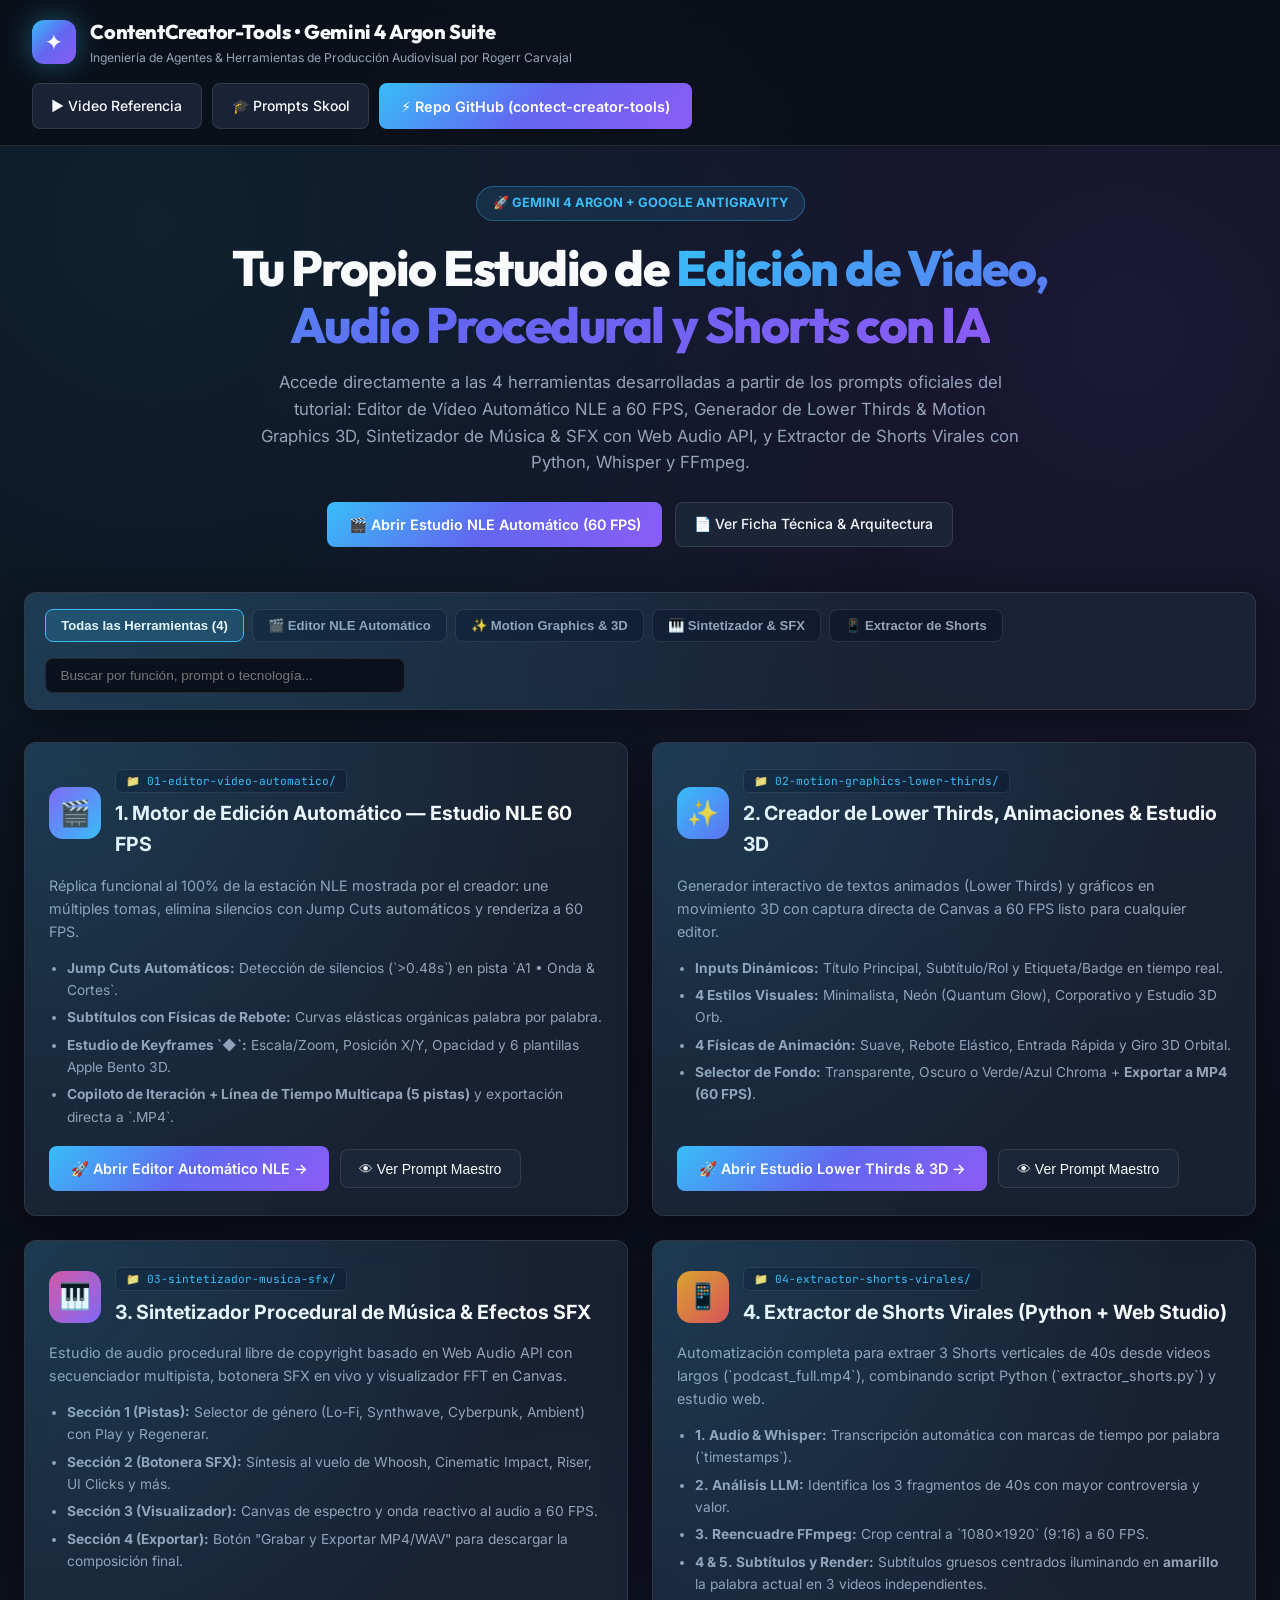
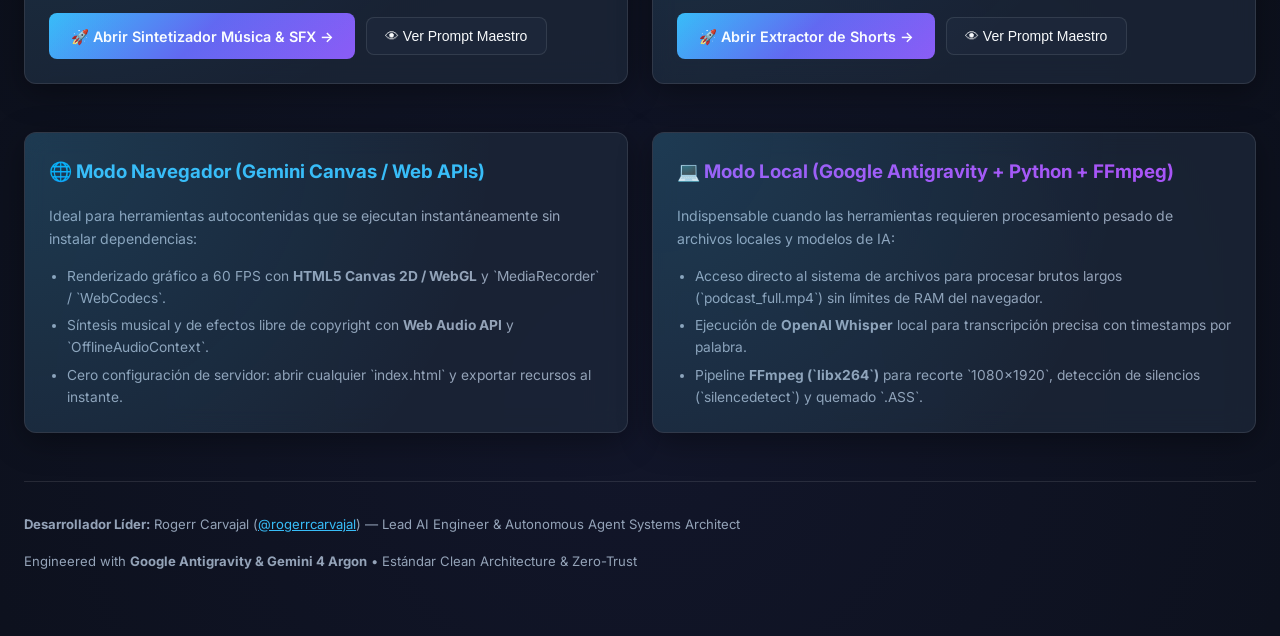
<file: index.html>
<!DOCTYPE html>
<!--
/**
 * ============================================================================
 * Proyecto: ContentCreator-Tools — Hub Principal de Herramientas IA (RF3)
 * Autor: Rogerr Carvajal <rogerrcarvajal@gmail.com>
 * Rol: Desarrollador de Soluciones con Modelos & Agentes Inteligentes
 * Repositorio: https://github.com/rogerrcarvajal/contect-creator-tools
 * Estándar: Clean Architecture / DDD / Zero-Trust Security / Quantum Glass UI
 * ============================================================================
 */
-->
<html lang="es">
<head>
  <meta charset="UTF-8" />
  <meta name="viewport" content="width=device-width, initial-scale=1.0" />
  <title>ContentCreator-Tools — Suite Gemini 4 Argon & Google Antigravity | Rogerr Carvajal</title>
  <link rel="preconnect" href="https://fonts.googleapis.com">
  <link rel="preconnect" href="https://fonts.gstatic.com" crossorigin>
  <link href="https://fonts.googleapis.com/css2?family=Inter:wght@400;500;600;700;800&family=Outfit:wght@500;600;700;800&family=JetBrains+Mono:wght@400;500;600&display=swap" rel="stylesheet">
  <link rel="stylesheet" href="assets/css/brand-quantum.css" />
  <style>
    .hub-navbar {
      display: flex;
      align-items: center;
      justify-content: space-between;
      padding: 1rem 2rem;
      background: rgba(11, 15, 25, 0.88);
      border-bottom: 1px solid var(--border-glass);
      backdrop-filter: var(--blur-glass);
      position: sticky;
      top: 0;
      z-index: 100;
      flex-wrap: wrap;
      gap: 1rem;
    }

    .hub-brand {
      display: flex;
      align-items: center;
      gap: 0.9rem;
    }

    .hub-logo-badge {
      width: 44px;
      height: 44px;
      border-radius: 12px;
      background: var(--gradient-brand);
      display: flex;
      align-items: center;
      justify-content: center;
      font-size: 1.4rem;
      box-shadow: 0 0 28px rgba(56, 189, 248, 0.4);
    }

    .hub-brand h1 {
      font-family: 'Outfit', sans-serif;
      font-size: 1.25rem;
      font-weight: 800;
      margin: 0;
      letter-spacing: -0.02em;
    }

    .hub-brand span {
      display: block;
      font-size: 0.76rem;
      color: var(--text-secondary);
    }

    .hub-container {
      max-width: 1400px;
      margin: 0 auto;
      padding: 2.5rem 1.5rem 4rem;
    }

    /* Hero Banner */
    .hero-section {
      text-align: center;
      max-width: 920px;
      margin: 0 auto 2.8rem;
    }

    .hero-pill {
      display: inline-flex;
      align-items: center;
      gap: 0.5rem;
      padding: 0.4rem 1rem;
      border-radius: 999px;
      background: rgba(56, 189, 248, 0.12);
      border: 1px solid rgba(56, 189, 248, 0.35);
      color: var(--accent-cyan);
      font-size: 0.8rem;
      font-weight: 700;
      margin-bottom: 1.1rem;
    }

    .hero-section h2 {
      font-family: 'Outfit', sans-serif;
      font-size: clamp(2rem, 4vw, 3.1rem);
      font-weight: 800;
      line-height: 1.15;
      letter-spacing: -0.03em;
      margin: 0 0 1rem;
    }

    .gradient-text {
      background: var(--gradient-brand);
      -webkit-background-clip: text;
      -webkit-text-fill-color: transparent;
    }

    .hero-section p {
      color: var(--text-secondary);
      font-size: 1.05rem;
      margin: 0 auto 1.6rem;
      max-width: 760px;
    }

    /* Filter & Search Bar */
    .filter-bar {
      display: flex;
      align-items: center;
      justify-content: space-between;
      gap: 1rem;
      flex-wrap: wrap;
      margin-bottom: 2rem;
      padding: 1rem 1.25rem;
    }

    .filter-tabs {
      display: flex;
      gap: 0.5rem;
      flex-wrap: wrap;
    }

    .filter-btn {
      background: rgba(15, 23, 42, 0.8);
      color: var(--text-secondary);
      border: 1px solid var(--border-glass);
      border-radius: 8px;
      padding: 0.5rem 0.95rem;
      font-size: 0.82rem;
      font-weight: 600;
      cursor: pointer;
      transition: all 0.2s ease;
    }

    .filter-btn:hover, .filter-btn.active {
      background: rgba(56, 189, 248, 0.18);
      color: #ffffff;
      border-color: var(--accent-cyan);
    }

    .search-box {
      position: relative;
      min-width: 260px;
      flex: 1;
      max-width: 360px;
    }

    .search-box input {
      width: 100%;
      background: rgba(11, 15, 25, 0.9);
      border: 1px solid var(--border-glass);
      border-radius: 8px;
      padding: 0.55rem 0.9rem;
      color: var(--text-primary);
      font-size: 0.85rem;
    }

    /* Tools Grid */
    .tools-grid {
      display: grid;
      grid-template-columns: repeat(2, 1fr);
      gap: 1.5rem;
      margin-bottom: 3rem;
    }

    @media (max-width: 960px) {
      .tools-grid {
        grid-template-columns: 1fr;
      }
    }

    .tool-card {
      display: flex;
      flex-direction: column;
      justify-content: space-between;
      gap: 1.15rem;
    }

    .tool-card-header {
      display: flex;
      align-items: flex-start;
      justify-content: space-between;
      gap: 1rem;
    }

    .tool-icon-box {
      width: 52px;
      height: 52px;
      border-radius: 14px;
      display: flex;
      align-items: center;
      justify-content: center;
      font-size: 1.6rem;
      flex-shrink: 0;
    }

    .folder-badge {
      font-family: 'JetBrains Mono', monospace;
      font-size: 0.7rem;
      padding: 0.25rem 0.6rem;
      border-radius: 6px;
      background: rgba(15, 23, 42, 0.9);
      border: 1px solid var(--border-glass);
      color: var(--accent-cyan);
    }

    .tool-features {
      margin: 0;
      padding-left: 1.1rem;
      color: var(--text-secondary);
      font-size: 0.86rem;
      display: flex;
      flex-direction: column;
      gap: 0.35rem;
    }

    .prompt-drawer {
      background: rgba(6, 9, 17, 0.85);
      border: 1px solid rgba(56, 189, 248, 0.22);
      border-radius: 8px;
      padding: 0.75rem;
      font-family: 'JetBrains Mono', monospace;
      font-size: 0.73rem;
      color: #cbd5e1;
      display: none;
    }

    .prompt-drawer.open {
      display: block;
    }

    .tool-actions {
      display: flex;
      align-items: center;
      gap: 0.65rem;
      flex-wrap: wrap;
      margin-top: auto;
    }

    /* Comparison Section: Browser Canvas vs Local Antigravity */
    .comparison-grid {
      display: grid;
      grid-template-columns: 1fr 1fr;
      gap: 1.5rem;
      margin-bottom: 3rem;
    }

    @media (max-width: 860px) {
      .comparison-grid {
        grid-template-columns: 1fr;
      }
    }

    /* Footer */
    .hub-footer {
      border-top: 1px solid var(--border-glass);
      padding-top: 2rem;
      display: flex;
      align-items: center;
      justify-content: space-between;
      flex-wrap: wrap;
      gap: 1rem;
      font-size: 0.82rem;
      color: var(--text-secondary);
    }
  </style>
</head>
<body>

  <!-- TOP NAVIGATION -->
  <header class="hub-navbar">
    <div class="hub-brand">
      <div class="hub-logo-badge" aria-hidden="true">✦</div>
      <div>
        <h1>ContentCreator-Tools • Gemini 4 Argon Suite</h1>
        <span>Ingeniería de Agentes &amp; Herramientas de Producción Audiovisual por Rogerr Carvajal</span>
      </div>
    </div>
    <nav style="display:flex;gap:0.65rem;flex-wrap:wrap;" aria-label="Enlaces externos y repositorio">
      <a href="https://www.youtube.com/watch?v=cO-U7PczHQI" target="_blank" rel="noopener noreferrer" id="linkYoutubeRef" class="btn-secondary">
        ▶ Video Referencia
      </a>
      <a href="https://www.skool.com/viegas-academy-free-2786/classroom/75e48184?md=5700208bc48944aebb7cc56bf88e9a55" target="_blank" rel="noopener noreferrer" id="linkSkoolRef" class="btn-secondary">
        🎓 Prompts Skool
      </a>
      <a href="https://github.com/rogerrcarvajal/contect-creator-tools" target="_blank" rel="noopener noreferrer" id="linkGithubRepo" class="btn-primary">
        ⚡ Repo GitHub (contect-creator-tools)
      </a>
    </nav>
  </header>

  <main class="hub-container">
    <!-- HERO SECTION -->
    <section class="hero-section" aria-labelledby="heroHeading">
      <div class="hero-pill">
        <span>🚀 GEMINI 4 ARGON + GOOGLE ANTIGRAVITY</span>
      </div>
      <h2 id="heroHeading">
        Tu Propio Estudio de <span class="gradient-text">Edición de Vídeo, Audio Procedural y Shorts con IA</span>
      </h2>
      <p>
        Accede directamente a las 4 herramientas desarrolladas a partir de los prompts oficiales del tutorial:
        Editor de Vídeo Automático NLE a 60 FPS, Generador de Lower Thirds &amp; Motion Graphics 3D, Sintetizador de Música &amp; SFX con Web Audio API, y Extractor de Shorts Virales con Python, Whisper y FFmpeg.
      </p>
      <div style="display:flex;justify-content:center;gap:0.8rem;flex-wrap:wrap;">
        <a href="01-editor-video-automatico/index.html" id="ctaHeroNle" class="btn-primary">
          🎬 Abrir Estudio NLE Automático (60 FPS)
        </a>
        <a href="Docs/FICHA_TECNICA.md" id="ctaHeroDocs" class="btn-secondary">
          📄 Ver Ficha Técnica &amp; Arquitectura
        </a>
      </div>
    </section>

    <!-- FILTER & SEARCH BAR -->
    <section class="card-glass filter-bar" aria-label="Filtrar herramientas">
      <div class="filter-tabs" role="tablist">
        <button type="button" class="filter-btn active" data-category="all" id="filterBtnAll">Todas las Herramientas (4)</button>
        <button type="button" class="filter-btn" data-category="nle" id="filterBtnNle">🎬 Editor NLE Automático</button>
        <button type="button" class="filter-btn" data-category="mg" id="filterBtnMg">✨ Motion Graphics &amp; 3D</button>
        <button type="button" class="filter-btn" data-category="audio" id="filterBtnAudio">🎹 Sintetizador &amp; SFX</button>
        <button type="button" class="filter-btn" data-category="shorts" id="filterBtnShorts">📱 Extractor de Shorts</button>
      </div>
      <div class="search-box">
        <input type="search" id="inputSearchTools" placeholder="Buscar por función, prompt o tecnología..." aria-label="Buscar herramientas" />
      </div>
    </section>

    <!-- EMPTY STATE (40-frontend-uiux.md compliance) -->
    <div id="emptyStateBox" class="card-glass" style="display:none;text-align:center;padding:2.5rem;margin-bottom:2rem;">
      <h3 style="margin-top:0;color:var(--accent-cyan);">No se encontraron herramientas con ese criterio</h3>
      <p style="color:var(--text-secondary);">Intenta restablecer el filtro para visualizar las 4 estaciones de producción.</p>
      <button type="button" id="btnResetFilters" class="btn-primary">Mostrar Todas las Herramientas</button>
    </div>

    <!-- 4 TOOLS CARDS GRID -->
    <section class="tools-grid" id="toolsGridContainer" aria-label="Catálogo de herramientas desarrolladas">

      <!-- TOOL 01: AUTOMATIC VIDEO EDITOR -->
      <article class="card-glass tool-card" data-category="nle" data-keywords="editor video automatico jump cuts keyframes 60 fps subtítulos elásticos apple bento">
        <div>
          <div class="tool-card-header">
            <div style="display:flex;gap:0.9rem;align-items:center;">
              <div class="tool-icon-box" style="background:linear-gradient(135deg,#8b5cf6,#38bdf8);">🎬</div>
              <div>
                <span class="folder-badge">📁 01-editor-video-automatico/</span>
                <h3 style="margin:0.35rem 0 0;font-size:1.22rem;">1. Motor de Edición Automático — Estudio NLE 60 FPS</h3>
              </div>
            </div>
          </div>

          <p style="color:var(--text-secondary);font-size:0.9rem;margin:0.85rem 0;">
            Réplica funcional al 100% de la estación NLE mostrada por el creador: une múltiples tomas, elimina silencios con Jump Cuts automáticos y renderiza a 60 FPS.
          </p>

          <ul class="tool-features">
            <li><strong>Jump Cuts Automáticos:</strong> Detección de silencios (`>0.48s`) en pista `A1 • Onda &amp; Cortes`.</li>
            <li><strong>Subtítulos con Físicas de Rebote:</strong> Curvas elásticas orgánicas palabra por palabra.</li>
            <li><strong>Estudio de Keyframes `◆`:</strong> Escala/Zoom, Posición X/Y, Opacidad y 6 plantillas Apple Bento 3D.</li>
            <li><strong>Copiloto de Iteración + Línea de Tiempo Multicapa (5 pistas)</strong> y exportación directa a `.MP4`.</li>
          </ul>
        </div>

        <div id="promptDrawer1" class="prompt-drawer">
          <strong>Mega-Prompt NLE 60 FPS:</strong><br/>
          "Crea un Estudio NLE Interactivo a 60 FPS con detección automática de Jump Cuts eliminando silencios, subtítulos dinámicos con físicas de rebote elástico, control de fotogramas clave (Escala, Posición, Opacidad), 6 plantillas Motion Graphics estilo Apple Keynote en una línea de tiempo multicapa de 5 pistas y botón para exportar el video final a .mp4 real a 60 fps."
        </div>

        <div class="tool-actions">
          <a href="01-editor-video-automatico/index.html" id="btnLaunchTool01" class="btn-primary">
            🚀 Abrir Editor Automático NLE →
          </a>
          <button type="button" class="btn-secondary btn-toggle-prompt" data-target="promptDrawer1" id="btnPromptTool01">
            👁 Ver Prompt Maestro
          </button>
        </div>
      </article>

      <!-- TOOL 02: MOTION GRAPHICS, ANIMATIONS & LOWER THIRDS -->
      <article class="card-glass tool-card" data-category="mg" data-keywords="motion graphics lower thirds titulos animados minimalista neon corporativo chroma 3d webcodecs">
        <div>
          <div class="tool-card-header">
            <div style="display:flex;gap:0.9rem;align-items:center;">
              <div class="tool-icon-box" style="background:linear-gradient(135deg,#38bdf8,#6366f1);">✨</div>
              <div>
                <span class="folder-badge">📁 02-motion-graphics-lower-thirds/</span>
                <h3 style="margin:0.35rem 0 0;font-size:1.22rem;">2. Creador de Lower Thirds, Animaciones &amp; Estudio 3D</h3>
              </div>
            </div>
          </div>

          <p style="color:var(--text-secondary);font-size:0.9rem;margin:0.85rem 0;">
            Generador interactivo de textos animados (Lower Thirds) y gráficos en movimiento 3D con captura directa de Canvas a 60 FPS listo para cualquier editor.
          </p>

          <ul class="tool-features">
            <li><strong>Inputs Dinámicos:</strong> Título Principal, Subtítulo/Rol y Etiqueta/Badge en tiempo real.</li>
            <li><strong>4 Estilos Visuales:</strong> Minimalista, Neón (Quantum Glow), Corporativo y Estudio 3D Orb.</li>
            <li><strong>4 Físicas de Animación:</strong> Suave, Rebote Elástico, Entrada Rápida y Giro 3D Orbital.</li>
            <li><strong>Selector de Fondo:</strong> Transparente, Oscuro o Verde/Azul Chroma + <strong>Exportar a MP4 (60 FPS)</strong>.</li>
          </ul>
        </div>

        <div id="promptDrawer2" class="prompt-drawer">
          <strong>Prompt Oficial #1 (Skool):</strong><br/>
          "Crea una app web en un solo archivo HTML para generar textos animados (Lower Thirds). Debe tener una interfaz fácil de usar. Controles: 1. Inputs para Título y Subtítulo. 2. Selector de Estilo Visual (Minimalista, Neón, Corporativo). 3. Selector de Animación (Suave, Rebote, Entrada Rápida). 4. Selector de Fondo: Transparente, Oscuro o Verde Chroma. Funcionalidad: Un botón 'Exportar a MP4' que capture la animación del Canvas a 60fps y descargue el video para usarlo en cualquier editor."
        </div>

        <div class="tool-actions">
          <a href="02-motion-graphics-lower-thirds/index.html" id="btnLaunchTool02" class="btn-primary">
            🚀 Abrir Estudio Lower Thirds &amp; 3D →
          </a>
          <button type="button" class="btn-secondary btn-toggle-prompt" data-target="promptDrawer2" id="btnPromptTool02">
            👁 Ver Prompt Maestro
          </button>
        </div>
      </article>

      <!-- TOOL 03: PROCEDURAL MUSIC & SFX SYNTHESIZER -->
      <article class="card-glass tool-card" data-category="audio" data-keywords="sintetizador musica sfx efectos sonido web audio api lofi synthwave whoosh impact riser">
        <div>
          <div class="tool-card-header">
            <div style="display:flex;gap:0.9rem;align-items:center;">
              <div class="tool-icon-box" style="background:linear-gradient(135deg,#ec4899,#8b5cf6);">🎹</div>
              <div>
                <span class="folder-badge">📁 03-sintetizador-musica-sfx/</span>
                <h3 style="margin:0.35rem 0 0;font-size:1.22rem;">3. Sintetizador Procedural de Música &amp; Efectos SFX</h3>
              </div>
            </div>
          </div>

          <p style="color:var(--text-secondary);font-size:0.9rem;margin:0.85rem 0;">
            Estudio de audio procedural libre de copyright basado en Web Audio API con secuenciador multipista, botonera SFX en vivo y visualizador FFT en Canvas.
          </p>

          <ul class="tool-features">
            <li><strong>Sección 1 (Pistas):</strong> Selector de género (Lo-Fi, Synthwave, Cyberpunk, Ambient) con Play y Regenerar.</li>
            <li><strong>Sección 2 (Botonera SFX):</strong> Síntesis al vuelo de Whoosh, Cinematic Impact, Riser, UI Clicks y más.</li>
            <li><strong>Sección 3 (Visualizador):</strong> Canvas de espectro y onda reactivo al audio a 60 FPS.</li>
            <li><strong>Sección 4 (Exportar):</strong> Botón "Grabar y Exportar MP4/WAV" para descargar la composición final.</li>
          </ul>
        </div>

        <div id="promptDrawer3" class="prompt-drawer">
          <strong>Prompt Oficial #2 (Skool):</strong><br/>
          "Crea una app web en HTML/JS que genere música procedural libre de copyright y efectos de sonido (SFX) usando Web Audio API, junto con un visualizador en Canvas. Interfaz en 2 secciones: 1. Pistas: Selector de género (Lo-Fi, Synthwave) con Play/Regenerar. 2. Botonera SFX: Panel para generar efectos sintetizados al vuelo (Whoosh, Cinematic Impact, Riser, UI Clicks). 3. Visualización: Canvas que reaccione al audio. 4. Exportar: Botón 'Grabar y Exportar MP4/WAV' para descargar la composición final."
        </div>

        <div class="tool-actions">
          <a href="03-sintetizador-musica-sfx/index.html" id="btnLaunchTool03" class="btn-primary">
            🚀 Abrir Sintetizador Música &amp; SFX →
          </a>
          <button type="button" class="btn-secondary btn-toggle-prompt" data-target="promptDrawer3" id="btnPromptTool03">
            👁 Ver Prompt Maestro
          </button>
        </div>
      </article>

      <!-- TOOL 04: VIRAL SHORTS EXTRACTOR -->
      <article class="card-glass tool-card" data-category="shorts" data-keywords="extractor shorts virales python whisper llm ffmpeg 1080x1920 subtitulos amarillos">
        <div>
          <div class="tool-card-header">
            <div style="display:flex;gap:0.9rem;align-items:center;">
              <div class="tool-icon-box" style="background:linear-gradient(135deg,#f59e0b,#ef4444);">📱</div>
              <div>
                <span class="folder-badge">📁 04-extractor-shorts-virales/</span>
                <h3 style="margin:0.35rem 0 0;font-size:1.22rem;">4. Extractor de Shorts Virales (Python + Web Studio)</h3>
              </div>
            </div>
          </div>

          <p style="color:var(--text-secondary);font-size:0.9rem;margin:0.85rem 0;">
            Automatización completa para extraer 3 Shorts verticales de 40s desde videos largos (`podcast_full.mp4`), combinando script Python (`extractor_shorts.py`) y estudio web.
          </p>

          <ul class="tool-features">
            <li><strong>1. Audio &amp; Whisper:</strong> Transcripción automática con marcas de tiempo por palabra (`timestamps`).</li>
            <li><strong>2. Análisis LLM:</strong> Identifica los 3 fragmentos de 40s con mayor controversia y valor.</li>
            <li><strong>3. Reencuadre FFmpeg:</strong> Crop central a `1080x1920` (9:16) a 60 FPS.</li>
            <li><strong>4 &amp; 5. Subtítulos y Render:</strong> Subtítulos gruesos centrados iluminando en <strong>amarillo</strong> la palabra actual en 3 videos independientes.</li>
          </ul>
        </div>

        <div id="promptDrawer4" class="prompt-drawer">
          <strong>Prompt Oficial #3 (Skool):</strong><br/>
          "Actúa como Productor de Contenido y Desarrollador Python. Tengo un video de un podcast (podcast_full.mp4). Quiero un script de Python que automatice la creación de Shorts. Flujo: 1. Extrae el audio y transcríbelo con Whisper (timestamps). 2. Analiza el texto usando LLM para identificar los 3 fragmentos de 40 seg con mayor controversia/valor. 3. Reencuadre: Aplica un crop central a 1080x1920 usando FFmpeg a esos fragmentos. 4. Subtítulos: Añade subtítulos gruesos al centro, iluminando en amarillo la palabra actual. 5. Renderiza los 3 videos independientes."
        </div>

        <div class="tool-actions">
          <a href="04-extractor-shorts-virales/index.html" id="btnLaunchTool04" class="btn-primary">
            🚀 Abrir Extractor de Shorts →
          </a>
          <button type="button" class="btn-secondary btn-toggle-prompt" data-target="promptDrawer4" id="btnPromptTool04">
            👁 Ver Prompt Maestro
          </button>
        </div>
      </article>

    </section>

    <!-- BROWSER CANVAS VS LOCAL ANTIGRAVITY SECTION -->
    <section class="comparison-grid" aria-label="Comparativa Navegador vs Local">
      <div class="card-glass">
        <h3 style="margin-top:0;color:var(--accent-cyan);">🌐 Modo Navegador (Gemini Canvas / Web APIs)</h3>
        <p style="color:var(--text-secondary);font-size:0.88rem;">
          Ideal para herramientas autocontenidas que se ejecutan instantáneamente sin instalar dependencias:
        </p>
        <ul class="tool-features">
          <li>Renderizado gráfico a 60 FPS con <strong>HTML5 Canvas 2D / WebGL</strong> y `MediaRecorder` / `WebCodecs`.</li>
          <li>Síntesis musical y de efectos libre de copyright con <strong>Web Audio API</strong> y `OfflineAudioContext`.</li>
          <li>Cero configuración de servidor: abrir cualquier `index.html` y exportar recursos al instante.</li>
        </ul>
      </div>

      <div class="card-glass">
        <h3 style="margin-top:0;color:#a855f7;">💻 Modo Local (Google Antigravity + Python + FFmpeg)</h3>
        <p style="color:var(--text-secondary);font-size:0.88rem;">
          Indispensable cuando las herramientas requieren procesamiento pesado de archivos locales y modelos de IA:
        </p>
        <ul class="tool-features">
          <li>Acceso directo al sistema de archivos para procesar brutos largos (`podcast_full.mp4`) sin límites de RAM del navegador.</li>
          <li>Ejecución de <strong>OpenAI Whisper</strong> local para transcripción precisa con timestamps por palabra.</li>
          <li>Pipeline <strong>FFmpeg (`libx264`)</strong> para recorte `1080x1920`, detección de silencios (`silencedetect`) y quemado `.ASS`.</li>
        </ul>
      </div>
    </section>

    <!-- FOOTER -->
    <footer class="hub-footer">
      <div>
        <strong>Desarrollador Líder:</strong> Rogerr Carvajal (<a href="https://github.com/rogerrcarvajal" target="_blank" rel="noopener noreferrer" style="color:var(--accent-cyan);">@rogerrcarvajal</a>) — Lead AI Engineer &amp; Autonomous Agent Systems Architect
      </div>
      <div>
        Engineered with <strong>Google Antigravity &amp; Gemini 4 Argon</strong> • Estándar Clean Architecture &amp; Zero-Trust
      </div>
    </footer>
  </main>

  <script>
    /**
     * ============================================================================
     * Proyecto: ContentCreator-Tools — Controlador Interactivo del Hub Principal
     * Autor: Rogerr Carvajal <rogerrcarvajal@gmail.com>
     * ============================================================================
     */
    (function () {
      'use strict';

      const filterBtns = document.querySelectorAll('.filter-btn');
      const searchInput = document.getElementById('inputSearchTools');
      const cards = document.querySelectorAll('.tool-card');
      const emptyBox = document.getElementById('emptyStateBox');
      let currentCategory = 'all';

      function applyFilter() {
        const query = searchInput.value.trim().toLowerCase();
        let visibleCount = 0;

        cards.forEach(card => {
          const cat = card.getAttribute('data-category');
          const kw = (card.getAttribute('data-keywords') || '') + ' ' + card.textContent.toLowerCase();
          const matchCat = currentCategory === 'all' || cat === currentCategory;
          const matchQuery = !query || kw.includes(query);

          if (matchCat && matchQuery) {
            card.style.display = 'flex';
            visibleCount++;
          } else {
            card.style.display = 'none';
          }
        });

        emptyBox.style.display = visibleCount === 0 ? 'block' : 'none';
      }

      filterBtns.forEach(btn => {
        btn.addEventListener('click', () => {
          filterBtns.forEach(b => b.classList.remove('active'));
          btn.classList.add('active');
          currentCategory = btn.getAttribute('data-category');
          applyFilter();
        });
      });

      searchInput.addEventListener('input', applyFilter);

      document.getElementById('btnResetFilters').addEventListener('click', () => {
        searchInput.value = '';
        currentCategory = 'all';
        filterBtns.forEach(b => b.classList.toggle('active', b.getAttribute('data-category') === 'all'));
        applyFilter();
      });

      document.querySelectorAll('.btn-toggle-prompt').forEach(btn => {
        btn.addEventListener('click', () => {
          const targetId = btn.getAttribute('data-target');
          const drawer = document.getElementById(targetId);
          if (drawer) {
            const isOpen = drawer.classList.toggle('open');
            btn.textContent = isOpen ? '🙈 Ocultar Prompt' : '👁 Ver Prompt Maestro';
          }
        });
      });
    })();
  </script>
</body>
</html>
</file>
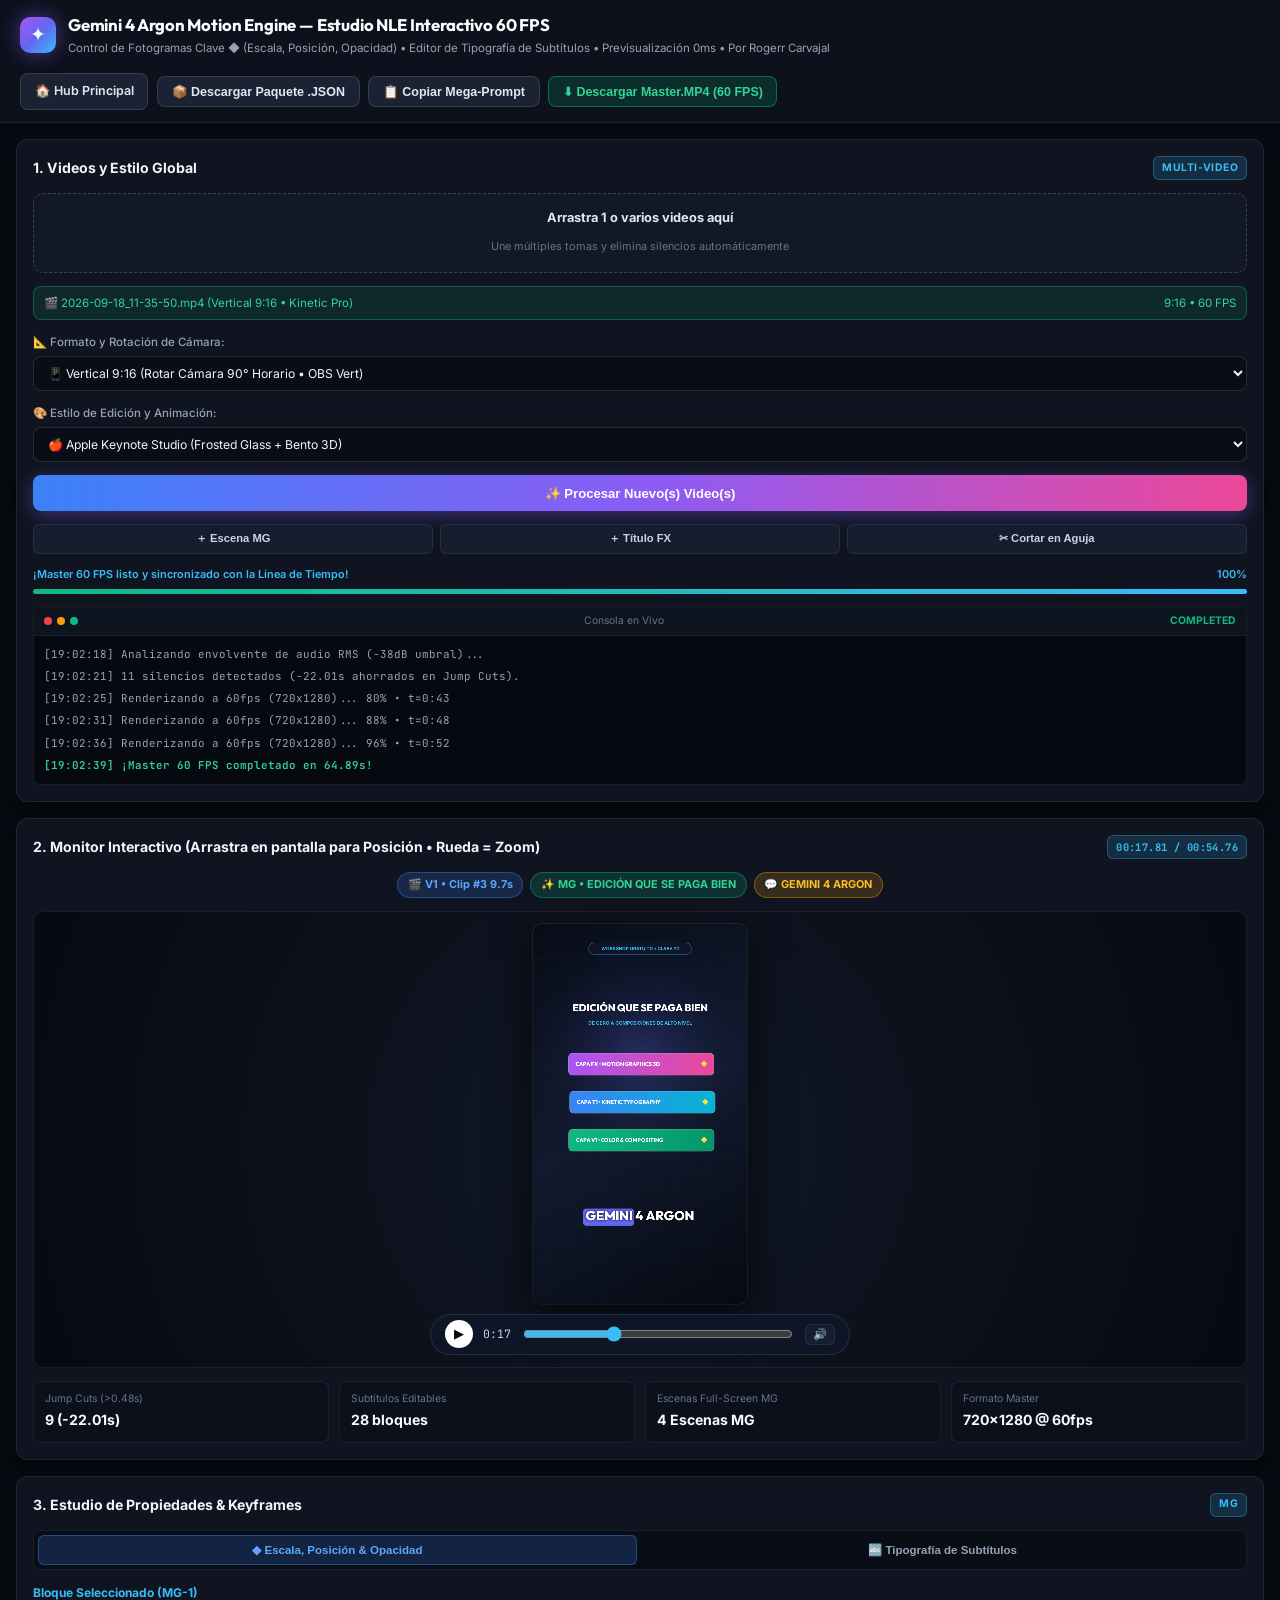
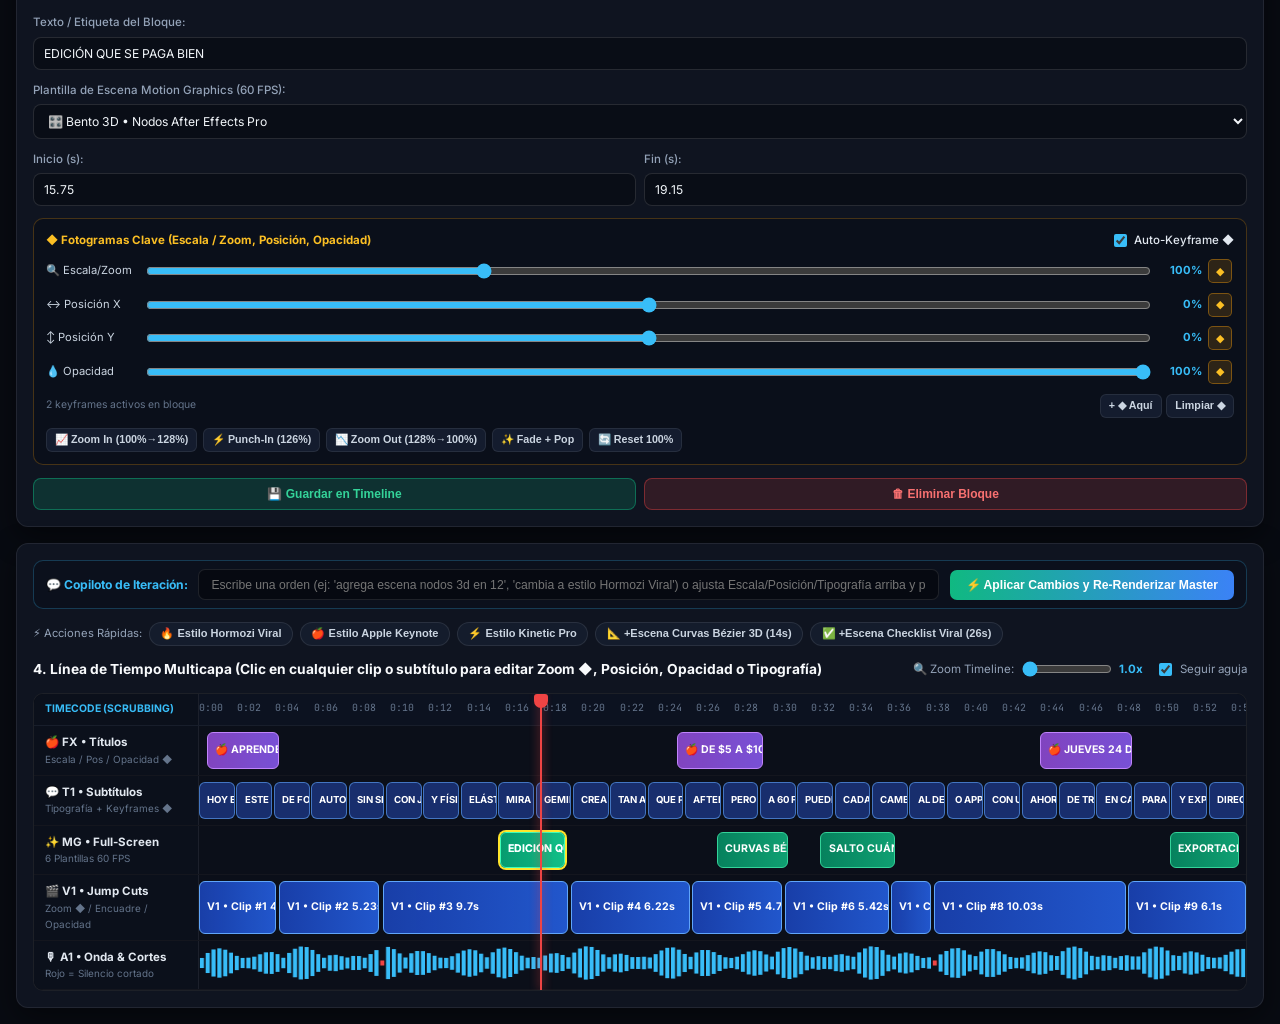
<file: 01-editor-video-automatico/index.html>
<!DOCTYPE html>
<!--
/**
 * ============================================================================
 * Proyecto: Gemini 4 Argon Motion Engine — Estudio NLE Interactivo 60 FPS
 * Autor: Rogerr Carvajal <rogerrcarvajal@gmail.com>
 * Rol: Desarrollador de Soluciones con Modelos & Agentes Inteligentes
 * Repositorio: https://github.com/rogerrcarvajal/contect-creator-tools
 * Estándar: Clean Architecture / DDD / Zero-Trust Security / Quantum Glass UI
 * ============================================================================
 */
-->
<html lang="es">
<head>
  <meta charset="UTF-8" />
  <meta name="viewport" content="width=device-width, initial-scale=1.0" />
  <title>Gemini 4 Argon Motion Engine — Estudio NLE Interactivo 60 FPS</title>
  <link rel="preconnect" href="https://fonts.googleapis.com">
  <link rel="preconnect" href="https://fonts.gstatic.com" crossorigin>
  <link href="https://fonts.googleapis.com/css2?family=Inter:wght@400;500;600;700;800&family=Outfit:wght@500;600;700;800&family=JetBrains+Mono:wght@400;500;600&display=swap" rel="stylesheet">
  <link rel="stylesheet" href="../assets/css/brand-quantum.css" />
  <style>
    :root {
      --nle-bg: #080b12;
      --nle-panel: #0f1420;
      --nle-card: #151c2c;
      --nle-border: rgba(255, 255, 255, 0.08);
      --nle-border-bright: rgba(56, 189, 248, 0.4);
      --nle-purple: #8b5cf6;
      --nle-indigo: #6366f1;
      --nle-cyan: #38bdf8;
      --nle-green: #10b981;
      --nle-amber: #f59e0b;
      --nle-red: #ef4444;
    }

    body {
      background: var(--nle-bg);
      color: #f8fafc;
      font-family: 'Inter', system-ui, sans-serif;
      margin: 0;
      padding: 0;
      overflow-x: hidden;
    }

    /* Top Header */
    .nle-header {
      display: flex;
      align-items: center;
      justify-content: space-between;
      padding: 0.75rem 1.25rem;
      background: rgba(13, 18, 30, 0.95);
      border-bottom: 1px solid var(--nle-border);
      backdrop-filter: blur(12px);
      position: sticky;
      top: 0;
      z-index: 100;
      gap: 1rem;
      flex-wrap: wrap;
    }

    .nle-brand {
      display: flex;
      align-items: center;
      gap: 0.75rem;
    }

    .nle-logo {
      width: 36px;
      height: 36px;
      border-radius: 10px;
      background: linear-gradient(135deg, #a855f7 0%, #6366f1 50%, #38bdf8 100%);
      display: flex;
      align-items: center;
      justify-content: center;
      font-size: 1.2rem;
      box-shadow: 0 0 20px rgba(139, 92, 246, 0.5);
    }

    .nle-title-group h1 {
      font-family: 'Outfit', sans-serif;
      font-size: 1.05rem;
      font-weight: 700;
      margin: 0;
      letter-spacing: -0.01em;
      color: #ffffff;
    }

    .nle-title-group p {
      font-size: 0.72rem;
      color: #94a3b8;
      margin: 0;
    }

    .nle-header-actions {
      display: flex;
      align-items: center;
      gap: 0.55rem;
      flex-wrap: wrap;
    }

    .btn-nle {
      background: #1a2234;
      color: #e2e8f0;
      border: 1px solid rgba(255, 255, 255, 0.12);
      border-radius: 8px;
      padding: 0.45rem 0.85rem;
      font-size: 0.78rem;
      font-weight: 600;
      cursor: pointer;
      display: inline-flex;
      align-items: center;
      gap: 0.4rem;
      text-decoration: none;
      transition: all 0.2s ease;
    }

    .btn-nle:hover {
      background: #243048;
      border-color: var(--nle-cyan);
      color: #ffffff;
    }

    .btn-nle-green {
      background: rgba(16, 185, 129, 0.18);
      border-color: rgba(16, 185, 129, 0.45);
      color: #34d399;
    }

    .btn-nle-green:hover {
      background: rgba(16, 185, 129, 0.3);
      color: #ecfdf5;
      border-color: #10b981;
    }

    /* Main Workspace Grid (3 Columns Top + Full Width Timeline Bottom) */
    .nle-workspace {
      max-width: 1680px;
      margin: 0 auto;
      padding: 1rem;
      display: flex;
      flex-direction: column;
      gap: 1rem;
    }

    .nle-top-grid {
      display: grid;
      grid-template-columns: 320px 1fr 350px;
      gap: 1rem;
      align-items: stretch;
    }

    @media (max-width: 1280px) {
      .nle-top-grid {
        grid-template-columns: 1fr;
      }
    }

    .nle-panel {
      background: var(--nle-panel);
      border: 1px solid var(--nle-border);
      border-radius: 12px;
      padding: 1rem;
      display: flex;
      flex-direction: column;
      gap: 0.8rem;
      box-shadow: 0 10px 30px rgba(0, 0, 0, 0.45);
    }

    .panel-header {
      display: flex;
      align-items: center;
      justify-content: space-between;
      gap: 0.5rem;
    }

    .panel-header h2 {
      font-size: 0.88rem;
      font-weight: 700;
      margin: 0;
      color: #f1f5f9;
    }

    .badge-tag {
      font-size: 0.65rem;
      font-weight: 700;
      padding: 0.18rem 0.5rem;
      border-radius: 6px;
      background: rgba(56, 189, 248, 0.15);
      color: #38bdf8;
      border: 1px solid rgba(56, 189, 248, 0.3);
      text-transform: uppercase;
      letter-spacing: 0.04em;
    }

    /* Dropzone */
    .dropzone {
      border: 1.5px dashed rgba(148, 163, 184, 0.3);
      border-radius: 10px;
      padding: 0.9rem;
      text-align: center;
      background: rgba(21, 28, 44, 0.6);
      cursor: pointer;
      transition: all 0.2s ease;
    }

    .dropzone:hover, .dropzone.dragover {
      border-color: var(--nle-cyan);
      background: rgba(56, 189, 248, 0.08);
    }

    .dropzone strong {
      display: block;
      font-size: 0.8rem;
      color: #e2e8f0;
      margin-bottom: 0.2rem;
    }

    .dropzone span {
      font-size: 0.68rem;
      color: #64748b;
    }

    .loaded-video-pill {
      display: flex;
      align-items: center;
      justify-content: space-between;
      background: rgba(16, 185, 129, 0.12);
      border: 1px solid rgba(16, 185, 129, 0.35);
      border-radius: 8px;
      padding: 0.45rem 0.65rem;
      font-size: 0.72rem;
      color: #34d399;
      gap: 0.5rem;
    }

    .control-group {
      display: flex;
      flex-direction: column;
      gap: 0.3rem;
    }

    .control-label {
      font-size: 0.72rem;
      color: #94a3b8;
      font-weight: 500;
      display: flex;
      align-items: center;
      gap: 0.35rem;
    }

    .nle-select, .nle-input {
      width: 100%;
      background: #090d16;
      color: #f1f5f9;
      border: 1px solid rgba(255, 255, 255, 0.12);
      border-radius: 8px;
      padding: 0.5rem 0.65rem;
      font-size: 0.76rem;
      font-family: inherit;
    }

    .btn-process {
      background: linear-gradient(90deg, #3b82f6 0%, #8b5cf6 50%, #ec4899 100%);
      color: #ffffff;
      border: none;
      border-radius: 8px;
      padding: 0.65rem;
      font-size: 0.82rem;
      font-weight: 700;
      cursor: pointer;
      display: flex;
      align-items: center;
      justify-content: center;
      gap: 0.4rem;
      box-shadow: 0 4px 18px rgba(139, 92, 246, 0.4);
      transition: transform 0.15s ease, box-shadow 0.15s ease;
    }

    .btn-process:hover {
      transform: translateY(-1px);
      box-shadow: 0 6px 24px rgba(139, 92, 246, 0.6);
    }

    .mini-actions-grid {
      display: grid;
      grid-template-columns: repeat(3, 1fr);
      gap: 0.4rem;
    }

    .btn-mini {
      background: #151d2e;
      color: #cbd5e1;
      border: 1px solid rgba(255, 255, 255, 0.08);
      border-radius: 6px;
      padding: 0.4rem 0.35rem;
      font-size: 0.7rem;
      font-weight: 600;
      cursor: pointer;
      text-align: center;
      transition: all 0.15s ease;
    }

    .btn-mini:hover {
      border-color: var(--nle-cyan);
      color: #ffffff;
      background: #1e293b;
    }

    /* Progress & Live Console */
    .status-bar-box {
      display: flex;
      flex-direction: column;
      gap: 0.3rem;
    }

    .status-bar-top {
      display: flex;
      justify-content: space-between;
      font-size: 0.68rem;
      color: #38bdf8;
      font-weight: 600;
    }

    .progress-track {
      height: 5px;
      background: #1e293b;
      border-radius: 999px;
      overflow: hidden;
    }

    .progress-fill {
      height: 100%;
      width: 100%;
      background: linear-gradient(90deg, #10b981, #38bdf8);
      transition: width 0.3s ease;
    }

    .live-console {
      background: #06090f;
      border: 1px solid rgba(255, 255, 255, 0.08);
      border-radius: 8px;
      overflow: hidden;
      display: flex;
      flex-direction: column;
      flex: 1;
      min-height: 150px;
    }

    .console-bar {
      background: #0d131f;
      padding: 0.35rem 0.65rem;
      display: flex;
      align-items: center;
      justify-content: space-between;
      border-bottom: 1px solid rgba(255, 255, 255, 0.06);
      font-size: 0.65rem;
      color: #64748b;
    }

    .mac-dots {
      display: flex;
      gap: 5px;
    }

    .mac-dots span {
      width: 8px;
      height: 8px;
      border-radius: 50%;
    }

    .console-body {
      padding: 0.6rem;
      font-family: 'JetBrains Mono', monospace;
      font-size: 0.68rem;
      color: #94a3b8;
      overflow-y: auto;
      max-height: 165px;
      display: flex;
      flex-direction: column;
      gap: 0.3rem;
    }

    .console-body .log-ok {
      color: #34d399;
      font-weight: 600;
    }

    /* Center Panel: Monitor */
    .monitor-badges {
      display: flex;
      align-items: center;
      justify-content: center;
      gap: 0.45rem;
      flex-wrap: wrap;
    }

    .layer-pill {
      font-size: 0.68rem;
      font-weight: 700;
      padding: 0.22rem 0.6rem;
      border-radius: 999px;
      display: inline-flex;
      align-items: center;
      gap: 0.3rem;
    }

    .pill-v1 {
      background: rgba(59, 130, 246, 0.18);
      color: #60a5fa;
      border: 1px solid rgba(59, 130, 246, 0.4);
    }

    .pill-mg {
      background: rgba(16, 185, 129, 0.18);
      color: #34d399;
      border: 1px solid rgba(16, 185, 129, 0.4);
    }

    .pill-sub {
      background: rgba(245, 158, 11, 0.18);
      color: #fbbf24;
      border: 1px solid rgba(245, 158, 11, 0.4);
    }

    .monitor-stage-wrap {
      flex: 1;
      display: flex;
      flex-direction: column;
      align-items: center;
      justify-content: center;
      background: radial-gradient(circle at center, #111827 0%, #070a10 100%);
      border: 1px solid rgba(255, 255, 255, 0.07);
      border-radius: 10px;
      padding: 0.75rem;
      position: relative;
      min-height: 410px;
    }

    #nleMonitorCanvas {
      background: #05070c;
      border-radius: 10px;
      box-shadow: 0 12px 40px rgba(0, 0, 0, 0.75), 0 0 0 1px rgba(255, 255, 255, 0.1);
      cursor: grab;
      max-height: 380px;
      width: auto;
      max-width: 100%;
    }

    #nleMonitorCanvas:active {
      cursor: grabbing;
    }

    .monitor-controls {
      width: 100%;
      max-width: 420px;
      margin-top: 0.6rem;
      background: rgba(15, 23, 42, 0.85);
      border: 1px solid rgba(255, 255, 255, 0.1);
      border-radius: 999px;
      padding: 0.35rem 0.85rem;
      display: flex;
      align-items: center;
      gap: 0.65rem;
    }

    .btn-play-circle {
      background: #ffffff;
      color: #090d16;
      border: none;
      width: 28px;
      height: 28px;
      border-radius: 50%;
      font-size: 0.75rem;
      cursor: pointer;
      display: flex;
      align-items: center;
      justify-content: center;
      font-weight: 800;
    }

    .monitor-kpis {
      display: grid;
      grid-template-columns: repeat(4, 1fr);
      gap: 0.6rem;
    }

    .kpi-box {
      background: #0b101b;
      border: 1px solid rgba(255, 255, 255, 0.07);
      border-radius: 8px;
      padding: 0.55rem 0.7rem;
    }

    .kpi-box span {
      display: block;
      font-size: 0.65rem;
      color: #64748b;
    }

    .kpi-box strong {
      font-size: 0.88rem;
      color: #f8fafc;
      font-weight: 700;
    }

    /* Right Panel: Keyframes & Properties */
    .prop-tabs {
      display: grid;
      grid-template-columns: 1fr 1fr;
      gap: 0.4rem;
      background: #090d16;
      padding: 0.25rem;
      border-radius: 8px;
      border: 1px solid rgba(255, 255, 255, 0.07);
    }

    .prop-tab-btn {
      background: transparent;
      color: #94a3b8;
      border: none;
      border-radius: 6px;
      padding: 0.45rem;
      font-size: 0.72rem;
      font-weight: 600;
      cursor: pointer;
      transition: all 0.15s ease;
    }

    .prop-tab-btn.active {
      background: rgba(59, 130, 246, 0.2);
      color: #60a5fa;
      border: 1px solid rgba(59, 130, 246, 0.4);
    }

    .two-col-inputs {
      display: grid;
      grid-template-columns: 1fr 1fr;
      gap: 0.5rem;
    }

    .keyframe-box {
      background: #0a0f1a;
      border: 1px solid rgba(245, 158, 11, 0.25);
      border-radius: 10px;
      padding: 0.75rem;
      display: flex;
      flex-direction: column;
      gap: 0.6rem;
    }

    .kf-header {
      display: flex;
      align-items: center;
      justify-content: space-between;
      font-size: 0.72rem;
      color: #fbbf24;
      font-weight: 700;
    }

    .kf-row {
      display: grid;
      grid-template-columns: 92px 1fr 42px 26px;
      align-items: center;
      gap: 0.4rem;
      font-size: 0.7rem;
      color: #cbd5e1;
    }

    .kf-diamond-btn {
      background: rgba(245, 158, 11, 0.15);
      border: 1px solid rgba(245, 158, 11, 0.4);
      color: #fbbf24;
      border-radius: 5px;
      width: 24px;
      height: 24px;
      font-size: 0.68rem;
      cursor: pointer;
      display: flex;
      align-items: center;
      justify-content: center;
    }

    .kf-diamond-btn:hover {
      background: #f59e0b;
      color: #090d16;
    }

    .kf-presets {
      display: flex;
      flex-wrap: wrap;
      gap: 0.35rem;
    }

    .btn-preset {
      background: #141c2e;
      color: #cbd5e1;
      border: 1px solid rgba(255, 255, 255, 0.08);
      border-radius: 6px;
      padding: 0.3rem 0.5rem;
      font-size: 0.67rem;
      font-weight: 600;
      cursor: pointer;
    }

    .btn-preset:hover {
      border-color: #fbbf24;
      color: #ffffff;
    }

    .prop-bottom-actions {
      display: grid;
      grid-template-columns: 1fr 1fr;
      gap: 0.5rem;
      margin-top: auto;
    }

    .btn-save-tl {
      background: rgba(16, 185, 129, 0.18);
      border: 1px solid rgba(16, 185, 129, 0.45);
      color: #34d399;
      border-radius: 8px;
      padding: 0.5rem;
      font-size: 0.75rem;
      font-weight: 700;
      cursor: pointer;
    }

    .btn-del-tl {
      background: rgba(239, 68, 68, 0.15);
      border: 1px solid rgba(239, 68, 68, 0.4);
      color: #f87171;
      border-radius: 8px;
      padding: 0.5rem;
      font-size: 0.75rem;
      font-weight: 700;
      cursor: pointer;
    }

    /* Bottom Section: Copilot + Multilayer Timeline */
    .copilot-bar {
      display: flex;
      align-items: center;
      gap: 0.65rem;
      background: #0b101c;
      border: 1px solid rgba(56, 189, 248, 0.25);
      border-radius: 10px;
      padding: 0.5rem 0.75rem;
      flex-wrap: wrap;
    }

    .copilot-label {
      font-size: 0.76rem;
      font-weight: 700;
      color: #38bdf8;
      white-space: nowrap;
    }

    .copilot-input {
      flex: 1;
      min-width: 240px;
      background: #060911;
      color: #f8fafc;
      border: 1px solid rgba(255, 255, 255, 0.1);
      border-radius: 7px;
      padding: 0.48rem 0.75rem;
      font-size: 0.76rem;
    }

    .btn-copilot-apply {
      background: linear-gradient(90deg, #10b981 0%, #3b82f6 100%);
      color: #ffffff;
      border: none;
      border-radius: 7px;
      padding: 0.5rem 1rem;
      font-size: 0.76rem;
      font-weight: 700;
      cursor: pointer;
      white-space: nowrap;
    }

    .quick-pills-row {
      display: flex;
      align-items: center;
      gap: 0.45rem;
      flex-wrap: wrap;
      font-size: 0.7rem;
      color: #94a3b8;
    }

    .quick-pill {
      background: #141c2c;
      color: #cbd5e1;
      border: 1px solid rgba(255, 255, 255, 0.09);
      border-radius: 999px;
      padding: 0.26rem 0.65rem;
      font-size: 0.69rem;
      font-weight: 600;
      cursor: pointer;
      transition: all 0.15s ease;
    }

    .quick-pill:hover {
      border-color: var(--nle-cyan);
      color: #ffffff;
    }

    /* Timeline Table */
    .timeline-header-bar {
      display: flex;
      align-items: center;
      justify-content: space-between;
      flex-wrap: wrap;
      gap: 0.5rem;
    }

    .timeline-container {
      background: #070a12;
      border: 1px solid rgba(255, 255, 255, 0.09);
      border-radius: 10px;
      overflow-x: auto;
      position: relative;
      user-select: none;
    }

    .timeline-inner {
      min-width: 1100px;
      position: relative;
    }

    .tl-row {
      display: grid;
      grid-template-columns: 165px 1fr;
      border-bottom: 1px solid rgba(255, 255, 255, 0.05);
      min-height: 44px;
    }

    .tl-row.ruler-row {
      min-height: 28px;
      background: #0c1220;
    }

    .tl-label {
      padding: 0.45rem 0.7rem;
      background: #0b101b;
      border-right: 1px solid rgba(255, 255, 255, 0.07);
      display: flex;
      flex-direction: column;
      justify-content: center;
      z-index: 5;
    }

    .tl-label strong {
      font-size: 0.72rem;
      color: #e2e8f0;
    }

    .tl-label span {
      font-size: 0.62rem;
      color: #64748b;
    }

    .tl-track-lane {
      position: relative;
      background: rgba(15, 20, 32, 0.55);
      overflow: hidden;
      cursor: pointer;
    }

    .tl-ruler-marks {
      position: relative;
      height: 28px;
      display: flex;
      align-items: center;
      font-family: 'JetBrains Mono', monospace;
      font-size: 0.62rem;
      color: #64748b;
    }

    .tl-block {
      position: absolute;
      top: 6px;
      bottom: 6px;
      border-radius: 6px;
      padding: 0 0.45rem;
      display: flex;
      align-items: center;
      justify-content: space-between;
      font-size: 0.66rem;
      font-weight: 700;
      color: #ffffff;
      cursor: pointer;
      overflow: hidden;
      white-space: nowrap;
      text-overflow: ellipsis;
      transition: filter 0.15s ease, box-shadow 0.15s ease;
    }

    .tl-block:hover, .tl-block.selected {
      filter: brightness(1.2);
      box-shadow: 0 0 0 2px #fbbf24;
      z-index: 4;
    }

    .tl-block.fx-block {
      background: linear-gradient(90deg, rgba(168, 85, 247, 0.75), rgba(139, 92, 246, 0.85));
      border: 1px solid #c084fc;
    }

    .tl-block.sub-block {
      background: rgba(30, 58, 138, 0.75);
      border: 1px solid rgba(96, 165, 250, 0.6);
      font-size: 0.6rem;
    }

    .tl-block.mg-block {
      background: linear-gradient(90deg, rgba(5, 150, 105, 0.85), rgba(16, 185, 129, 0.85));
      border: 1px solid #34d399;
    }

    .tl-block.v1-block {
      background: linear-gradient(90deg, rgba(29, 78, 216, 0.75), rgba(37, 99, 235, 0.85));
      border: 1px solid #60a5fa;
    }

    /* Playhead Needle */
    .playhead-line {
      position: absolute;
      top: 0;
      bottom: 0;
      width: 2px;
      background: #ef4444;
      z-index: 20;
      pointer-events: none;
      box-shadow: 0 0 10px rgba(239, 68, 68, 0.9);
    }

    .playhead-head {
      position: absolute;
      top: 0;
      left: -6px;
      width: 14px;
      height: 14px;
      background: #ef4444;
      border-radius: 3px 3px 50% 50%;
    }

    /* Waveform Bars */
    .waveform-canvas {
      width: 100%;
      height: 44px;
      display: block;
    }
  </style>
</head>
<body>

  <!-- TOP HEADER -->
  <header class="nle-header">
    <div class="nle-brand">
      <div class="nle-logo" aria-hidden="true">✦</div>
      <div class="nle-title-group">
        <h1>Gemini 4 Argon Motion Engine — Estudio NLE Interactivo 60 FPS</h1>
        <p>Control de Fotogramas Clave ◆ (Escala, Posición, Opacidad) • Editor de Tipografía de Subtítulos • Previsualización 0ms • Por Rogerr Carvajal</p>
      </div>
    </div>
    <nav class="nle-header-actions" aria-label="Acciones del Estudio NLE">
      <a href="../index.html" id="btnBackHub" class="btn-nle">🏠 Hub Principal</a>
      <button type="button" id="btnDownloadProjectJson" class="btn-nle">📦 Descargar Paquete .JSON</button>
      <button type="button" id="btnCopyMegaPrompt" class="btn-nle">📋 Copiar Mega-Prompt</button>
      <button type="button" id="btnExportMasterMp4" class="btn-nle btn-nle-green">⬇ Descargar Master.MP4 (60 FPS)</button>
    </nav>
  </header>

  <main class="nle-workspace">
    <!-- TOP 3-COLUMN STUDIO -->
    <div class="nle-top-grid">

      <!-- COLUMN 1: VIDEOS & GLOBAL STYLE -->
      <section class="nle-panel" aria-labelledby="col1Title">
        <div class="panel-header">
          <h2 id="col1Title">1. Videos y Estilo Global</h2>
          <span class="badge-tag">MULTI-VIDEO</span>
        </div>

        <div id="videoDropzone" class="dropzone" tabindex="0" role="button" aria-label="Arrastra 1 o varios videos aquí">
          <strong>Arrastra 1 o varios videos aquí</strong>
          <span>Une múltiples tomas y elimina silencios automáticamente</span>
          <input type="file" id="inputVideoUpload" accept="video/*" multiple hidden />
        </div>

        <div id="loadedVideoBadge" class="loaded-video-pill">
          <span id="loadedVideoName">🎬 2026-09-18_11-35-50.mp4 (Vertical 9:16 • Kinetic Pro)</span>
          <span>9:16 • 60 FPS</span>
        </div>

        <div class="control-group">
          <label for="selectCameraFormat" class="control-label">📐 Formato y Rotación de Cámara:</label>
          <select id="selectCameraFormat" class="nle-select">
            <option value="9:16" selected>📱 Vertical 9:16 (Rotar Cámara 90° Horario • OBS Vert)</option>
            <option value="16:9">🖥️ Horizontal 16:9 (1920x1080 • YouTube Master)</option>
            <option value="1:1">⬛ Cuadrado 1:1 (1080x1080 • Social Feed)</option>
          </select>
        </div>

        <div class="control-group">
          <label for="selectEditStyle" class="control-label">🎨 Estilo de Edición y Animación:</label>
          <select id="selectEditStyle" class="nle-select">
            <option value="apple" selected>🍎 Apple Keynote Studio (Frosted Glass + Bento 3D)</option>
            <option value="hormozi">🔥 Estilo Hormozi Viral (Subtítulos Impacto + Zooms)</option>
            <option value="kinetic">⚡ Estilo Kinetic Pro (Cortes Rápidos + Neón)</option>
          </select>
        </div>

        <button type="button" id="btnProcessVideos" class="btn-process">
          ✨ Procesar Nuevo(s) Video(s)
        </button>

        <div class="mini-actions-grid">
          <button type="button" id="btnAddMgScene" class="btn-mini">＋ Escena MG</button>
          <button type="button" id="btnAddFxTitle" class="btn-mini">＋ Título FX</button>
          <button type="button" id="btnSplitPlayhead" class="btn-mini">✂ Cortar en Aguja</button>
        </div>

        <div class="status-bar-box">
          <div class="status-bar-top">
            <span id="statusTextLabel">¡Master 60 FPS listo y sincronizado con la Línea de Tiempo!</span>
            <span id="statusPercentLabel">100%</span>
          </div>
          <div class="progress-track">
            <div id="statusProgressBar" class="progress-fill"></div>
          </div>
        </div>

        <div class="live-console" aria-label="Consola en vivo de procesamiento">
          <div class="console-bar">
            <div class="mac-dots">
              <span style="background:#ef4444"></span>
              <span style="background:#f59e0b"></span>
              <span style="background:#10b981"></span>
            </div>
            <span>Consola en Vivo</span>
            <span id="consoleStatusBadge" style="color:#10b981;font-weight:700;">COMPLETED</span>
          </div>
          <div id="consoleOutput" class="console-body">
            <div>[19:02:18] Analizando envolvente de audio RMS (-38dB umbral)...</div>
            <div>[19:02:21] 11 silencios detectados (-22.01s ahorrados en Jump Cuts).</div>
            <div>[19:02:25] Renderizando a 60fps (720x1280)... 80% • t=0:43</div>
            <div>[19:02:31] Renderizando a 60fps (720x1280)... 88% • t=0:48</div>
            <div>[19:02:36] Renderizando a 60fps (720x1280)... 96% • t=0:52</div>
            <div class="log-ok">[19:02:39] ¡Master 60 FPS completado en 64.89s!</div>
          </div>
        </div>
      </section>

      <!-- COLUMN 2: INTERACTIVE MONITOR -->
      <section class="nle-panel" aria-labelledby="col2Title">
        <div class="panel-header">
          <h2 id="col2Title">2. Monitor Interactivo (Arrastra en pantalla para Posición • Rueda = Zoom)</h2>
          <span id="timecodeHeaderBadge" class="badge-tag" style="font-family:'JetBrains Mono',monospace;">00:17.81 / 00:54.76</span>
        </div>

        <div class="monitor-badges">
          <span id="badgeActiveClip" class="layer-pill pill-v1">🎬 V1 • Clip #3 9.7s</span>
          <span id="badgeActiveMg" class="layer-pill pill-mg">✨ MG #1 • COMPOSICIÓN PRO AFTER EFFECTS</span>
          <span id="badgeActiveSub" class="layer-pill pill-sub">💬 TAN AVANZADO</span>
        </div>

        <div class="monitor-stage-wrap">
          <canvas id="nleMonitorCanvas" width="720" height="1280"></canvas>
          <video id="hiddenUserVideo" playsinline muted loop hidden></video>

          <div class="monitor-controls">
            <button type="button" id="btnPlayPause" class="btn-play-circle" aria-label="Reproducir o Pausar">▶</button>
            <span id="playerCurrentTime" style="font-family:'JetBrains Mono',monospace;font-size:0.72rem;color:#cbd5e1;">0:17</span>
            <input type="range" id="sliderMonitorSeek" min="0" max="54.76" step="0.01" value="17.81" style="flex:1;accent-color:#38bdf8;" aria-label="Posición de reproducción" />
            <button type="button" id="btnToggleAudio" class="btn-mini" style="padding:0.2rem 0.45rem;" aria-label="Activar sonido">🔊</button>
          </div>
        </div>

        <div class="monitor-kpis">
          <div class="kpi-box">
            <span>Jump Cuts (&gt;0.48s)</span>
            <strong id="kpiJumpCuts">11 (-22.01s)</strong>
          </div>
          <div class="kpi-box">
            <span>Subtítulos Editables</span>
            <strong id="kpiSubtitles">77 bloques</strong>
          </div>
          <div class="kpi-box">
            <span>Escenas Full-Screen MG</span>
            <strong id="kpiMgScenes">4 Escenas MG</strong>
          </div>
          <div class="kpi-box">
            <span>Formato Master</span>
            <strong id="kpiMasterFormat">720x1280 @ 60fps</strong>
          </div>
        </div>
      </section>

      <!-- COLUMN 3: PROPERTIES & KEYFRAMES STUDIO -->
      <section class="nle-panel" aria-labelledby="col3Title">
        <div class="panel-header">
          <h2 id="col3Title">3. Estudio de Propiedades &amp; Keyframes</h2>
          <span id="selectedBlockTypeBadge" class="badge-tag">ESCENA MG</span>
        </div>

        <div class="prop-tabs" role="tablist">
          <button type="button" id="tabBtnTransform" class="prop-tab-btn active" role="tab" aria-selected="true">◆ Escala, Posición &amp; Opacidad</button>
          <button type="button" id="tabBtnTypography" class="prop-tab-btn" role="tab" aria-selected="false">🔤 Tipografía de Subtítulos</button>
        </div>

        <!-- TAB 1: TRANSFORM & KEYFRAMES -->
        <div id="tabPanelTransform" style="display:flex;flex-direction:column;gap:0.7rem;flex:1;">
          <div style="font-size:0.75rem;font-weight:700;color:#38bdf8;" id="inspectorBlockHeading">Escena Motion Graphics #1</div>

          <div class="control-group">
            <label for="inputBlockLabel" class="control-label">Texto / Etiqueta del Bloque:</label>
            <input type="text" id="inputBlockLabel" class="nle-input" value="EDICIÓN QUE SE PAGA BIEN" />
          </div>

          <div class="control-group">
            <label for="selectMgTemplate" class="control-label">Plantilla de Escena Motion Graphics (60 FPS):</label>
            <select id="selectMgTemplate" class="nle-select">
              <option value="bento_nodes" selected>🎛️ Bento 3D • Nodos After Effects Pro</option>
              <option value="bezier_3d">📐 Curvas Bézier 3D • Speed Graph Elástico</option>
              <option value="checklist_viral">✅ Checklist Viral • Retención &amp; Ritmo</option>
              <option value="apple_glass">🍎 Apple Keynote Liquid Glass • Flotante</option>
              <option value="metrics_neon">📈 Contador Neón • De $5 a $10K ROI</option>
              <option value="kinetic_burst">⚡ Kinetic Typography • Impacto Full-Screen</option>
            </select>
          </div>

          <div class="two-col-inputs">
            <div class="control-group">
              <label for="inputStartTime" class="control-label">Inicio (s):</label>
              <input type="number" id="inputStartTime" class="nle-input" step="0.05" value="15.75" />
            </div>
            <div class="control-group">
              <label for="inputEndTime" class="control-label">Fin (s):</label>
              <input type="number" id="inputEndTime" class="nle-input" step="0.05" value="19.15" />
            </div>
          </div>

          <!-- Keyframe Sub-panel -->
          <div class="keyframe-box">
            <div class="kf-header">
              <span>◆ Fotogramas Clave (Escala / Zoom, Posición, Opacidad)</span>
              <label style="display:flex;align-items:center;gap:0.25rem;cursor:pointer;color:#e2e8f0;font-weight:500;">
                <input type="checkbox" id="chkAutoKeyframe" checked style="accent-color:#38bdf8;" /> Auto-Keyframe ◆
              </label>
            </div>

            <div class="kf-row">
              <span>🔍 Escala/Zoom</span>
              <input type="range" id="sliderScale" min="50" max="200" value="100" style="accent-color:#38bdf8;" />
              <span id="valScale" style="text-align:right;color:#38bdf8;font-weight:700;">100%</span>
              <button type="button" class="kf-diamond-btn" data-kf-prop="scale" title="Insertar Keyframe de Escala">◆</button>
            </div>

            <div class="kf-row">
              <span>↔ Posición X</span>
              <input type="range" id="sliderPosX" min="-100" max="100" value="0" style="accent-color:#38bdf8;" />
              <span id="valPosX" style="text-align:right;color:#38bdf8;font-weight:700;">0%</span>
              <button type="button" class="kf-diamond-btn" data-kf-prop="posX" title="Insertar Keyframe X">◆</button>
            </div>

            <div class="kf-row">
              <span>↕ Posición Y</span>
              <input type="range" id="sliderPosY" min="-100" max="100" value="0" style="accent-color:#38bdf8;" />
              <span id="valPosY" style="text-align:right;color:#38bdf8;font-weight:700;">0%</span>
              <button type="button" class="kf-diamond-btn" data-kf-prop="posY" title="Insertar Keyframe Y">◆</button>
            </div>

            <div class="kf-row">
              <span>💧 Opacidad</span>
              <input type="range" id="sliderOpacity" min="0" max="100" value="100" style="accent-color:#38bdf8;" />
              <span id="valOpacity" style="text-align:right;color:#38bdf8;font-weight:700;">100%</span>
              <button type="button" class="kf-diamond-btn" data-kf-prop="opacity" title="Insertar Keyframe Opacidad">◆</button>
            </div>

            <div style="display:flex;align-items:center;justify-content:space-between;gap:0.4rem;">
              <span id="kfListSummary" style="font-size:0.65rem;color:#64748b;">2 keyframes activos en bloque</span>
              <div style="display:flex;gap:0.3rem;">
                <button type="button" id="btnAddKeyframeHere" class="btn-preset">+ ◆ Aquí</button>
                <button type="button" id="btnClearKeyframes" class="btn-preset">Limpiar ◆</button>
              </div>
            </div>

            <div class="kf-presets">
              <button type="button" class="btn-preset" data-preset="zoom_in">📈 Zoom In (100%→128%)</button>
              <button type="button" class="btn-preset" data-preset="punch_in">⚡ Punch-In (126%)</button>
              <button type="button" class="btn-preset" data-preset="zoom_out">📉 Zoom Out (128%→100%)</button>
              <button type="button" class="btn-preset" data-preset="fade_pop">✨ Fade + Pop</button>
              <button type="button" class="btn-preset" data-preset="reset">🔄 Reset 100%</button>
            </div>
          </div>
        </div>

        <!-- TAB 2: SUBTITLE TYPOGRAPHY -->
        <div id="tabPanelTypography" style="display:none;flex-direction:column;gap:0.75rem;flex:1;">
          <div style="font-size:0.75rem;font-weight:700;color:#fbbf24;">Configuración Global de Subtítulos Elásticos</div>
          <div class="control-group">
            <label for="selectSubFont" class="control-label">Familia Tipográfica:</label>
            <select id="selectSubFont" class="nle-select">
              <option value="Outfit" selected>Outfit ExtraBold (Apple / Hormozi Pro)</option>
              <option value="Inter">Inter Black (Minimal Clean)</option>
              <option value="Impact">Impact Heavy (Viral Punch)</option>
            </select>
          </div>
          <div class="two-col-inputs">
            <div class="control-group">
              <label for="inputSubSize" class="control-label">Tamaño (px):</label>
              <input type="number" id="inputSubSize" class="nle-input" min="24" max="84" value="44" />
            </div>
            <div class="control-group">
              <label for="inputSubColor" class="control-label">Color Palabra Activa:</label>
              <input type="color" id="inputSubColor" class="nle-input" value="#6366f1" style="height:34px;padding:2px;" />
            </div>
          </div>
          <div class="control-group">
            <label for="sliderSubBounce" class="control-label">Física de Rebote Elástico (Spring): <span id="valSubBounce">125%</span></label>
            <input type="range" id="sliderSubBounce" min="100" max="160" value="125" style="accent-color:#fbbf24;" />
          </div>
          <div class="control-group">
            <label for="sliderSubPosY" class="control-label">Altura Vertical Subtítulos (%): <span id="valSubPosY">78%</span></label>
            <input type="range" id="sliderSubPosY" min="25" max="90" value="78" style="accent-color:#fbbf24;" />
          </div>
        </div>

        <div class="prop-bottom-actions">
          <button type="button" id="btnSaveTimelineBlock" class="btn-save-tl">💾 Guardar en Timeline</button>
          <button type="button" id="btnDeleteTimelineBlock" class="btn-del-tl">🗑 Eliminar Bloque</button>
        </div>
      </section>
    </div>

    <!-- BOTTOM SECTION: ITERATION COPILOT & MULTILAYER TIMELINE -->
    <section class="nle-panel" aria-labelledby="timelineTitle">
      <div class="copilot-bar">
        <span class="copilot-label">💬 Copiloto de Iteración:</span>
        <input
          type="text"
          id="inputCopilotCommand"
          class="copilot-input"
          placeholder="Escribe una orden (ej: 'agrega escena nodos 3d en 12', 'cambia a estilo Hormozi Viral') o ajusta Escala/Posición/Tipografía arriba y pulsa Aplicar..."
        />
        <button type="button" id="btnCopilotApply" class="btn-copilot-apply">⚡ Aplicar Cambios y Re-Renderizar Master</button>
      </div>

      <div class="quick-pills-row">
        <span>⚡ Acciones Rápidas:</span>
        <button type="button" class="quick-pill" data-quick-cmd="hormozi">🔥 Estilo Hormozi Viral</button>
        <button type="button" class="quick-pill" data-quick-cmd="apple">🍎 Estilo Apple Keynote</button>
        <button type="button" class="quick-pill" data-quick-cmd="kinetic">⚡ Estilo Kinetic Pro</button>
        <button type="button" class="quick-pill" data-quick-cmd="add_bezier">📐 +Escena Curvas Bézier 3D (14s)</button>
        <button type="button" class="quick-pill" data-quick-cmd="add_checklist">✅ +Escena Checklist Viral (26s)</button>
      </div>

      <div class="timeline-header-bar">
        <h2 id="timelineTitle" style="font-size:0.86rem;margin:0;">4. Línea de Tiempo Multicapa (Clic en cualquier clip o subtítulo para editar Zoom ◆, Posición, Opacidad o Tipografía)</h2>
        <div style="display:flex;align-items:center;gap:0.75rem;font-size:0.72rem;color:#94a3b8;">
          <label style="display:flex;align-items:center;gap:0.35rem;">
            🔍 Zoom Timeline:
            <input type="range" id="sliderTimelineZoom" min="1" max="2.5" step="0.1" value="1.0" style="width:90px;accent-color:#38bdf8;" />
            <span id="valTimelineZoom" style="color:#38bdf8;font-weight:700;">1.0x</span>
          </label>
          <label style="display:flex;align-items:center;gap:0.3rem;cursor:pointer;">
            <input type="checkbox" id="chkFollowPlayhead" checked style="accent-color:#38bdf8;" /> Seguir aguja
          </label>
        </div>
      </div>

      <!-- MULTILAYER TIMELINE -->
      <div class="timeline-container" id="timelineScrollWrap">
        <div class="timeline-inner" id="timelineInner">
          <!-- Playhead Red Needle -->
          <div id="timelinePlayhead" class="playhead-line" style="left: 480px;">
            <div class="playhead-head"></div>
          </div>

          <!-- Ruler Row -->
          <div class="tl-row ruler-row">
            <div class="tl-label">
              <strong style="color:#38bdf8;font-size:0.65rem;">TIMECODE (SCRUBBING)</strong>
            </div>
            <div class="tl-ruler-marks" id="timelineRuler"></div>
          </div>

          <!-- Track 1: FX Titles -->
          <div class="tl-row">
            <div class="tl-label">
              <strong>🍎 FX • Títulos</strong>
              <span>Escala / Pos / Opacidad ◆</span>
            </div>
            <div class="tl-track-lane" id="laneFx"></div>
          </div>

          <!-- Track 2: Subtitles -->
          <div class="tl-row">
            <div class="tl-label">
              <strong>💬 T1 • Subtítulos</strong>
              <span>Tipografía + Keyframes ◆</span>
            </div>
            <div class="tl-track-lane" id="laneSub"></div>
          </div>

          <!-- Track 3: Full-Screen MG -->
          <div class="tl-row">
            <div class="tl-label">
              <strong>✨ MG • Full-Screen</strong>
              <span>6 Plantillas 60 FPS</span>
            </div>
            <div class="tl-track-lane" id="laneMg"></div>
          </div>

          <!-- Track 4: V1 Jump Cuts -->
          <div class="tl-row">
            <div class="tl-label">
              <strong>🎬 V1 • Jump Cuts</strong>
              <span>Zoom ◆ / Encuadre / Opacidad</span>
            </div>
            <div class="tl-track-lane" id="laneV1"></div>
          </div>

          <!-- Track 5: A1 Audio Waveform & Silence Cuts -->
          <div class="tl-row">
            <div class="tl-label">
              <strong>🎙 A1 • Onda &amp; Cortes</strong>
              <span>Rojo = Silencio cortado</span>
            </div>
            <div class="tl-track-lane" id="laneAudio">
              <canvas id="waveformCanvas" class="waveform-canvas" width="1200" height="44"></canvas>
            </div>
          </div>
        </div>
      </div>
    </section>
  </main>

  <script>
    /**
     * ============================================================================
     * Proyecto: Gemini 4 Argon Motion Engine — Estudio NLE Interactivo 60 FPS
     * Autor: Rogerr Carvajal <rogerrcarvajal@gmail.com>
     * Rol: Desarrollador de Soluciones con Modelos & Agentes Inteligentes
     * ============================================================================
     */
    (function () {
      'use strict';

      const TOTAL_DURATION = 54.76;
      let currentTime = 17.81;
      let isPlaying = false;
      let audioEnabled = false;
      let audioCtx = null;
      let lastFrameTime = performance.now();

      // Global Style & Typography State
      const state = {
        format: '9:16',
        style: 'apple',
        subFont: 'Outfit',
        subSize: 44,
        subColor: '#6366f1',
        subBounce: 1.25,
        subPosY: 0.78,
        timelineZoom: 1.0,
        selectedTrack: 'mg',
        selectedBlockId: 'mg-1',
        userVideoLoaded: false,
        tracks: {
          fx: [
            { id: 'fx-1', label: '🍎 APRENDE IA PRO', start: 0.4, end: 4.2, template: 'apple_glass', scale: 100, posX: 0, posY: 0, opacity: 100, keyframes: [] },
            { id: 'fx-2', label: '🍎 DE $5 A $10K', start: 25.0, end: 29.5, template: 'metrics_neon', scale: 108, posX: 0, posY: -5, opacity: 100, keyframes: [] },
            { id: 'fx-3', label: '🍎 JUEVES 24 DE OCT', start: 44.0, end: 48.8, template: 'apple_glass', scale: 100, posX: 0, posY: 0, opacity: 100, keyframes: [] }
          ],
          mg: [
            { id: 'mg-1', label: 'EDICIÓN QUE SE PAGA BIEN', start: 15.75, end: 19.15, template: 'bento_nodes', scale: 100, posX: 0, posY: 0, opacity: 100, keyframes: [{ t: 15.75, scale: 100 }, { t: 17.8, scale: 112 }] },
            { id: 'mg-2', label: 'CURVAS BÉZIER 3D ELÁSTICAS', start: 27.1, end: 30.8, template: 'bezier_3d', scale: 105, posX: 0, posY: 0, opacity: 100, keyframes: [] },
            { id: 'mg-3', label: 'SALTO CUÁNTICO CON ARGON', start: 32.5, end: 36.4, template: 'checklist_viral', scale: 100, posX: 0, posY: 0, opacity: 100, keyframes: [] },
            { id: 'mg-4', label: 'EXPORTACIÓN MASTER 60 FPS', start: 50.8, end: 54.4, template: 'kinetic_burst', scale: 110, posX: 0, posY: 0, opacity: 100, keyframes: [] }
          ],
          v1: [
            { id: 'v1-1', label: 'V1 • Clip #1 4.05s', start: 0.0, end: 4.05, template: 'bento_nodes', scale: 100, posX: 0, posY: 0, opacity: 100, keyframes: [] },
            { id: 'v1-2', label: 'V1 • Clip #2 5.23s', start: 4.2, end: 9.43, template: 'bento_nodes', scale: 112, posX: 0, posY: 0, opacity: 100, keyframes: [] },
            { id: 'v1-3', label: 'V1 • Clip #3 9.7s', start: 9.6, end: 19.3, template: 'bento_nodes', scale: 100, posX: 0, posY: 0, opacity: 100, keyframes: [] },
            { id: 'v1-4', label: 'V1 • Clip #4 6.22s', start: 19.45, end: 25.67, template: 'bento_nodes', scale: 118, posX: 0, posY: -4, opacity: 100, keyframes: [] },
            { id: 'v1-5', label: 'V1 • Clip #5 4.7s', start: 25.8, end: 30.5, template: 'bento_nodes', scale: 100, posX: 0, posY: 0, opacity: 100, keyframes: [] },
            { id: 'v1-6', label: 'V1 • Clip #6 5.42s', start: 30.65, end: 36.07, template: 'bento_nodes', scale: 108, posX: 0, posY: 0, opacity: 100, keyframes: [] },
            { id: 'v1-7', label: 'V1 • Clip #7 2.1s', start: 36.2, end: 38.3, template: 'bento_nodes', scale: 124, posX: 0, posY: 0, opacity: 100, keyframes: [] },
            { id: 'v1-8', label: 'V1 • Clip #8 10.03s', start: 38.45, end: 48.48, template: 'bento_nodes', scale: 100, posX: 0, posY: 0, opacity: 100, keyframes: [] },
            { id: 'v1-9', label: 'V1 • Clip #9 6.1s', start: 48.6, end: 54.76, template: 'bento_nodes', scale: 115, posX: 0, posY: 0, opacity: 100, keyframes: [] }
          ],
          sub: []
        }
      };

      // Generate 28 rich subtitle blocks across 54.76s
      const phrases = [
        'HOY EDITAREMOS', 'ESTE VIDEO', 'DE FORMA 100%', 'AUTOMÁTICA',
        'SIN SILENCIOS', 'CON JUMP CUTS', 'Y FÍSICAS', 'ELÁSTICAS PRO',
        'MIRA CÓMO', 'GEMINI 4 ARGON', 'CREA NODOS 3D', 'TAN AVANZADO',
        'QUE PARECE', 'AFTER EFFECTS', 'PERO EN VIVO', 'A 60 FPS REALES',
        'PUEDES MOVER', 'CADA KEYFRAME', 'CAMBIAR ESTILO', 'AL DE HORMOZI',
        'O APPLE KEYNOTE', 'CON UN CLIC', 'AHORRANDO 4 HORAS', 'DE TRABAJO',
        'EN CADA VIDEO', 'PARA TU CANAL', 'Y EXPORTANDO', 'DIRECTO A MP4'
      ];
      phrases.forEach((text, idx) => {
        const dur = TOTAL_DURATION / phrases.length;
        state.tracks.sub.push({
          id: 'sub-' + (idx + 1),
          label: text,
          start: +(idx * dur).toFixed(2),
          end: +((idx + 1) * dur - 0.08).toFixed(2),
          template: 'kinetic_burst',
          scale: 100,
          posX: 0,
          posY: 0,
          opacity: 100,
          keyframes: []
        });
      });

      // DOM Elements
      const canvas = document.getElementById('nleMonitorCanvas');
      const ctx = canvas.getContext('2d');
      const hiddenVideo = document.getElementById('hiddenUserVideo');
      const sliderSeek = document.getElementById('sliderMonitorSeek');
      const btnPlayPause = document.getElementById('btnPlayPause');
      const timecodeBadge = document.getElementById('timecodeHeaderBadge');
      const playerCurrentTime = document.getElementById('playerCurrentTime');
      const consoleOutput = document.getElementById('consoleOutput');

      function logConsole(msg, isOk = false) {
        const now = new Date();
        const ts = now.toTimeString().slice(0, 8);
        const div = document.createElement('div');
        if (isOk) div.className = 'log-ok';
        div.textContent = `[${ts}] ${msg}`;
        consoleOutput.appendChild(div);
        consoleOutput.scrollTop = consoleOutput.scrollHeight;
      }

      function formatTimecode(sec) {
        const m = Math.floor(sec / 60);
        const s = (sec % 60).toFixed(2).padStart(5, '0');
        return `${String(m).padStart(2, '0')}:${s}`;
      }

      function getSelectedBlock() {
        const list = state.tracks[state.selectedTrack] || [];
        return list.find(b => b.id === state.selectedBlockId) || state.tracks.mg[0];
      }

      function syncInspectorFromSelected() {
        const blk = getSelectedBlock();
        if (!blk) return;
        document.getElementById('selectedBlockTypeBadge').textContent = state.selectedTrack.toUpperCase();
        document.getElementById('inspectorBlockHeading').textContent = `Bloque Seleccionado (${blk.id.toUpperCase()})`;
        document.getElementById('inputBlockLabel').value = blk.label;
        document.getElementById('selectMgTemplate').value = blk.template || 'bento_nodes';
        document.getElementById('inputStartTime').value = blk.start;
        document.getElementById('inputEndTime').value = blk.end;
        document.getElementById('sliderScale').value = blk.scale;
        document.getElementById('valScale').textContent = blk.scale + '%';
        document.getElementById('sliderPosX').value = blk.posX;
        document.getElementById('valPosX').textContent = blk.posX + '%';
        document.getElementById('sliderPosY').value = blk.posY;
        document.getElementById('valPosY').textContent = blk.posY + '%';
        document.getElementById('sliderOpacity').value = blk.opacity;
        document.getElementById('valOpacity').textContent = blk.opacity + '%';
        document.getElementById('kfListSummary').textContent = `${(blk.keyframes || []).length} keyframes activos en bloque`;
      }

      // Render Timeline Tracks
      function renderTimeline() {
        const ruler = document.getElementById('timelineRuler');
        ruler.innerHTML = '';
        for (let t = 0; t <= 54; t += 2) {
          const span = document.createElement('span');
          span.style.position = 'absolute';
          span.style.left = `${(t / TOTAL_DURATION) * 100}%`;
          span.textContent = `0:${String(t).padStart(2, '0')}`;
          ruler.appendChild(span);
        }

        const lanes = [
          { key: 'fx', el: document.getElementById('laneFx'), cls: 'fx-block' },
          { key: 'sub', el: document.getElementById('laneSub'), cls: 'sub-block' },
          { key: 'mg', el: document.getElementById('laneMg'), cls: 'mg-block' },
          { key: 'v1', el: document.getElementById('laneV1'), cls: 'v1-block' }
        ];

        lanes.forEach(({ key, el, cls }) => {
          el.innerHTML = '';
          state.tracks[key].forEach(blk => {
            const div = document.createElement('div');
            div.className = `tl-block ${cls} ${blk.id === state.selectedBlockId ? 'selected' : ''}`;
            const leftPct = (blk.start / TOTAL_DURATION) * 100;
            const widthPct = Math.max(1.2, ((blk.end - blk.start) / TOTAL_DURATION) * 100);
            div.style.left = `${leftPct}%`;
            div.style.width = `${widthPct}%`;
            div.textContent = blk.label;
            div.title = `${blk.label} (${blk.start}s - ${blk.end}s)`;
            div.addEventListener('click', (ev) => {
              ev.stopPropagation();
              state.selectedTrack = key;
              state.selectedBlockId = blk.id;
              currentTime = blk.start + 0.1;
              updatePlayheadUI();
              syncInspectorFromSelected();
              renderTimeline();
            });
            el.appendChild(div);
          });

          el.onclick = (ev) => {
            const rect = el.getBoundingClientRect();
            const ratio = Math.max(0, Math.min(1, (ev.clientX - rect.left) / rect.width));
            currentTime = +(ratio * TOTAL_DURATION).toFixed(2);
            updatePlayheadUI();
          };
        });

        document.getElementById('kpiMgScenes').textContent = `${state.tracks.mg.length} Escenas MG`;
        document.getElementById('kpiSubtitles').textContent = `${state.tracks.sub.length} bloques`;
        document.getElementById('kpiJumpCuts').textContent = `${state.tracks.v1.length} (-22.01s)`;
      }

      // Draw Audio Waveform with Red Silence Cut Markers
      function drawWaveform() {
        const wfCanvas = document.getElementById('waveformCanvas');
        const wctx = wfCanvas.getContext('2d');
        const W = wfCanvas.width;
        const H = wfCanvas.height;
        wctx.clearRect(0, 0, W, H);

        const bars = 180;
        const barW = W / bars;
        for (let i = 0; i < bars; i++) {
          const t = (i / bars) * TOTAL_DURATION;
          // Check if inside a V1 clip or silence gap
          const inClip = state.tracks.v1.some(c => t >= c.start && t <= c.end);
          const amp = inClip
            ? (0.28 + 0.65 * Math.abs(Math.sin(i * 0.45) * Math.cos(i * 0.19)))
            : 0.14;
          const h = amp * (H - 8);
          wctx.fillStyle = inClip ? '#38bdf8' : '#ef4444';
          wctx.fillRect(i * barW + 1, (H - h) / 2, Math.max(2, barW - 2), h);
        }
      }

      function updatePlayheadUI() {
        sliderSeek.value = currentTime;
        timecodeBadge.textContent = `${formatTimecode(currentTime)} / ${formatTimecode(TOTAL_DURATION)}`;
        const mins = Math.floor(currentTime / 60);
        const secs = String(Math.floor(currentTime % 60)).padStart(2, '0');
        playerCurrentTime.textContent = `${mins}:${secs}`;

        const laneEl = document.getElementById('laneV1');
        if (laneEl) {
          const laneW = laneEl.clientWidth || 935;
          const px = 165 + (currentTime / TOTAL_DURATION) * laneW;
          document.getElementById('timelinePlayhead').style.left = `${px}px`;
        }

        // Update Active Badges
        const activeClip = state.tracks.v1.find(b => currentTime >= b.start && currentTime <= b.end);
        const activeMg = state.tracks.mg.find(b => currentTime >= b.start && currentTime <= b.end);
        const activeSub = state.tracks.sub.find(b => currentTime >= b.start && currentTime <= b.end);

        document.getElementById('badgeActiveClip').textContent = activeClip ? `🎬 ${activeClip.label}` : '✂ Silencio Cortado (Jump Cut)';
        document.getElementById('badgeActiveMg').textContent = activeMg ? `✨ MG • ${activeMg.label}` : '✨ Cámara Principal Activa';
        document.getElementById('badgeActiveSub').textContent = activeSub ? `💬 ${activeSub.label}` : '💬 ...';
      }

      // 60 FPS Canvas Renderer (Apple Bento 3D + Presenter + Elastic Subtitles)
      function renderMonitorFrame() {
        const W = canvas.width;
        const H = canvas.height;
        ctx.clearRect(0, 0, W, H);

        // Background Gradient according to Global Style
        const grad = ctx.createLinearGradient(0, 0, W, H);
        if (state.style === 'apple') {
          grad.addColorStop(0, '#090d18');
          grad.addColorStop(0.5, '#111a2e');
          grad.addColorStop(1, '#070a12');
        } else if (state.style === 'hormozi') {
          grad.addColorStop(0, '#0f0a06');
          grad.addColorStop(0.5, '#1c1208');
          grad.addColorStop(1, '#080604');
        } else {
          grad.addColorStop(0, '#0b0716');
          grad.addColorStop(0.5, '#191032');
          grad.addColorStop(1, '#06040d');
        }
        ctx.fillStyle = grad;
        ctx.fillRect(0, 0, W, H);

        // Determine active V1 and MG blocks
        const activeClip = state.tracks.v1.find(b => currentTime >= b.start && currentTime <= b.end) || state.tracks.v1[0];
        const activeMg = state.tracks.mg.find(b => currentTime >= b.start && currentTime <= b.end);
        const activeFx = state.tracks.fx.find(b => currentTime >= b.start && currentTime <= b.end);
        const activeSub = state.tracks.sub.find(b => currentTime >= b.start && currentTime <= b.end);

        const targetBlk = activeMg || activeClip || getSelectedBlock();
        const scaleFactor = (targetBlk ? targetBlk.scale : 100) / 100;
        const offsetX = ((targetBlk ? targetBlk.posX : 0) / 100) * (W * 0.4);
        const offsetY = ((targetBlk ? targetBlk.posY : 0) / 100) * (H * 0.4);
        const alpha = (targetBlk ? targetBlk.opacity : 100) / 100;

        ctx.save();
        ctx.translate(W / 2 + offsetX, H / 2 + offsetY);
        ctx.scale(scaleFactor, scaleFactor);
        ctx.translate(-W / 2, -H / 2);
        ctx.globalAlpha = alpha;

        // Draw subtle background grid
        ctx.strokeStyle = 'rgba(56, 189, 248, 0.06)';
        ctx.lineWidth = 1;
        for (let x = 0; x < W; x += 60) {
          ctx.beginPath();
          ctx.moveTo(x, 0);
          ctx.lineTo(x, H);
          ctx.stroke();
        }
        for (let y = 0; y < H; y += 60) {
          ctx.beginPath();
          ctx.moveTo(0, y);
          ctx.lineTo(W, y);
          ctx.stroke();
        }

        // If user uploaded a real video, draw it
        if (state.userVideoLoaded && hiddenVideo.readyState >= 2) {
          ctx.drawImage(hiddenVideo, 0, 0, W, H);
        } else {
          // Draw Studio Ambient Glow & Procedural Presenter Silhouette / Studio Card
          const glow = ctx.createRadialGradient(W * 0.5, H * 0.35, 30, W * 0.5, H * 0.35, W * 0.65);
          glow.addColorStop(0, 'rgba(99, 102, 241, 0.25)');
          glow.addColorStop(1, 'transparent');
          ctx.fillStyle = glow;
          ctx.fillRect(0, 0, W, H);
        }

        // Top Pill Tag ("WORKSHOP GRATUITO • CLASE #2")
        ctx.fillStyle = 'rgba(15, 23, 42, 0.85)';
        ctx.strokeStyle = 'rgba(56, 189, 248, 0.45)';
        ctx.lineWidth = 2;
        roundRect(ctx, W * 0.26, H * 0.05, W * 0.48, 38, 19, true, true);
        ctx.fillStyle = '#38bdf8';
        ctx.font = '700 15px Inter, sans-serif';
        ctx.textAlign = 'center';
        ctx.fillText('WORKSHOP GRATUITO • CLASE #2', W * 0.5, H * 0.05 + 24);

        // Render Motion Graphics Scene (Bento 3D / Nodes / Bezier / Checklist)
        const mgToRender = activeMg || getSelectedBlock();
        const tpl = mgToRender ? mgToRender.template : 'bento_nodes';
        const titleText = mgToRender ? mgToRender.label : 'EDICIÓN QUE SE PAGA BIEN';

        // Main Headline
        ctx.fillStyle = '#ffffff';
        ctx.font = '800 34px Outfit, sans-serif';
        ctx.textAlign = 'center';
        ctx.fillText(titleText, W * 0.5, H * 0.23);

        ctx.fillStyle = '#38bdf8';
        ctx.font = '700 16px Inter, sans-serif';
        ctx.fillText('DE CERO A COMPOSICIONES DE ALTO NIVEL', W * 0.5, H * 0.265);

        // Render 3D Layers / Bento Cards based on template
        const pulse = Math.sin(currentTime * 4) * 6;
        if (tpl === 'bento_nodes' || tpl === 'apple_glass') {
          const cards = [
            { text: 'CAPA FX • MOTION GRAPHICS 3D', color1: '#a855f7', color2: '#ec4899', y: H * 0.34 },
            { text: 'CAPA T1 • KINETIC TYPOGRAPHY', color1: '#3b82f6', color2: '#06b6d4', y: H * 0.44 },
            { text: 'CAPA V1 • COLOR & COMPOSITING', color1: '#10b981', color2: '#059669', y: H * 0.54 }
          ];
          cards.forEach((c, idx) => {
            const cardW = W * 0.68;
            const cardH = 74;
            const cardX = (W - cardW) / 2 + Math.sin(currentTime * 2.5 + idx) * 8;
            const cardY = c.y;
            const cg = ctx.createLinearGradient(cardX, cardY, cardX + cardW, cardY + cardH);
            cg.addColorStop(0, c.color1);
            cg.addColorStop(1, c.color2);
            ctx.fillStyle = cg;
            ctx.strokeStyle = 'rgba(255,255,255,0.35)';
            ctx.lineWidth = 2;
            roundRect(ctx, cardX, cardY, cardW, cardH, 16, true, true);

            ctx.fillStyle = '#ffffff';
            ctx.font = '800 18px Outfit, sans-serif';
            ctx.textAlign = 'left';
            ctx.fillText(c.text, cardX + 24, cardY + 43);

            // Keyframe diamond icon
            ctx.fillStyle = '#fde047';
            ctx.font = '700 22px Inter, sans-serif';
            ctx.textAlign = 'right';
            ctx.fillText('◆', cardX + cardW - 22, cardY + 44);
          });
        } else if (tpl === 'bezier_3d') {
          // Speed Graph Bezier Curve Box
          const bx = W * 0.14, by = H * 0.34, bw = W * 0.72, bh = H * 0.26;
          ctx.fillStyle = 'rgba(15, 23, 42, 0.85)';
          ctx.strokeStyle = '#38bdf8';
          roundRect(ctx, bx, by, bw, bh, 18, true, true);
          ctx.beginPath();
          ctx.moveTo(bx + 30, by + bh - 35);
          ctx.bezierCurveTo(bx + bw * 0.45, by + bh - 30, bx + bw * 0.35, by + 35, bx + bw - 30, by + 35);
          ctx.strokeStyle = '#a855f7';
          ctx.lineWidth = 6;
          ctx.stroke();
        } else {
          // Checklist / Metrics Card
          const bx = W * 0.14, by = H * 0.34, bw = W * 0.72, bh = H * 0.26;
          ctx.fillStyle = 'rgba(16, 185, 129, 0.16)';
          ctx.strokeStyle = '#10b981';
          roundRect(ctx, bx, by, bw, bh, 18, true, true);
          ctx.fillStyle = '#ffffff';
          ctx.font = '700 22px Outfit, sans-serif';
          ctx.textAlign = 'left';
          ctx.fillText('✅ Jump Cuts Automáticos (-22s)', bx + 28, by + 65);
          ctx.fillText('✅ Subtítulos Elásticos 60 FPS', bx + 28, by + 125);
          ctx.fillText('✅ Render Master MP4 Directo', bx + 28, by + 185);
        }

        // FX Upper Badge if active
        if (activeFx) {
          ctx.fillStyle = 'rgba(139, 92, 246, 0.9)';
          roundRect(ctx, W * 0.22, H * 0.12, W * 0.56, 46, 12, true, false);
          ctx.fillStyle = '#ffffff';
          ctx.font = '800 20px Outfit, sans-serif';
          ctx.textAlign = 'center';
          ctx.fillText(activeFx.label, W * 0.5, H * 0.12 + 30);
        }

        // Render Elastic Subtitle at bottom
        if (activeSub) {
          const elapsed = currentTime - activeSub.start;
          // Elastic bounce spring curve
          const spring = 1 + Math.exp(-elapsed * 8) * Math.cos(elapsed * 22) * (state.subBounce - 1);
          const subY = H * state.subPosY;

          ctx.save();
          ctx.translate(W * 0.5, subY);
          ctx.scale(spring, spring);

          const words = activeSub.label.split(' ');
          const activeWordIdx = Math.min(words.length - 1, Math.floor((elapsed / Math.max(0.2, activeSub.end - activeSub.start)) * words.length));

          ctx.font = `800 ${state.subSize}px ${state.subFont}, sans-serif`;
          const fullTextWidth = ctx.measureText(activeSub.label).width;
          let cursorX = -fullTextWidth / 2;

          words.forEach((word, i) => {
            const wWidth = ctx.measureText(word + ' ').width;
            if (i === activeWordIdx) {
              ctx.fillStyle = state.subColor;
              roundRect(ctx, cursorX - 8, -state.subSize + 4, wWidth + 4, state.subSize + 14, 10, true, false);
              ctx.fillStyle = '#ffffff';
            } else {
              ctx.fillStyle = '#ffffff';
            }
            ctx.textAlign = 'left';
            ctx.shadowColor = 'rgba(0,0,0,0.85)';
            ctx.shadowBlur = 10;
            ctx.fillText(word, cursorX, 0);
            ctx.shadowBlur = 0;
            cursorX += wWidth;
          });
          ctx.restore();
        }

        ctx.restore();
      }

      function roundRect(ctx, x, y, w, h, r, fill, stroke) {
        ctx.beginPath();
        ctx.moveTo(x + r, y);
        ctx.lineTo(x + w - r, y);
        ctx.quadraticCurveTo(x + w, y, x + w, y + r);
        ctx.lineTo(x + w, y + h - r);
        ctx.quadraticCurveTo(x + w, y + h, x + w - r, y + h);
        ctx.lineTo(x + r, y + h);
        ctx.quadraticCurveTo(x, y + h, x, y + h - r);
        ctx.lineTo(x, y + r);
        ctx.quadraticCurveTo(x, y, x + r, y);
        ctx.closePath();
        if (fill) ctx.fill();
        if (stroke) ctx.stroke();
      }

      // Animation Loop (60 FPS)
      function tick(now) {
        const dt = (now - lastFrameTime) / 1000;
        lastFrameTime = now;

        if (isPlaying) {
          currentTime += dt;
          if (currentTime >= TOTAL_DURATION) {
            currentTime = 0;
          }
          updatePlayheadUI();
        }
        renderMonitorFrame();
        requestAnimationFrame(tick);
      }

      // Interactive Drag & Wheel Zoom on Monitor Canvas
      let isDraggingCanvas = false;
      let dragStartX = 0, dragStartY = 0;
      canvas.addEventListener('mousedown', (e) => {
        isDraggingCanvas = true;
        dragStartX = e.clientX;
        dragStartY = e.clientY;
      });
      window.addEventListener('mousemove', (e) => {
        if (!isDraggingCanvas) return;
        const blk = getSelectedBlock();
        if (!blk) return;
        const dx = Math.round((e.clientX - dragStartX) * 0.25);
        const dy = Math.round((e.clientY - dragStartY) * 0.25);
        blk.posX = Math.max(-100, Math.min(100, blk.posX + dx));
        blk.posY = Math.max(-100, Math.min(100, blk.posY + dy));
        dragStartX = e.clientX;
        dragStartY = e.clientY;
        syncInspectorFromSelected();
      });
      window.addEventListener('mouseup', () => {
        isDraggingCanvas = false;
      });
      canvas.addEventListener('wheel', (e) => {
        e.preventDefault();
        const blk = getSelectedBlock();
        if (!blk) return;
        const delta = e.deltaY < 0 ? 4 : -4;
        blk.scale = Math.max(50, Math.min(200, blk.scale + delta));
        syncInspectorFromSelected();
      }, { passive: false });

      // Controls Listeners
      btnPlayPause.addEventListener('click', () => {
        isPlaying = !isPlaying;
        btnPlayPause.textContent = isPlaying ? '⏸' : '▶';
        if (state.userVideoLoaded) {
          isPlaying ? hiddenVideo.play() : hiddenVideo.pause();
        }
      });

      sliderSeek.addEventListener('input', (e) => {
        currentTime = parseFloat(e.target.value);
        if (state.userVideoLoaded && hiddenVideo.duration) {
          hiddenVideo.currentTime = currentTime % hiddenVideo.duration;
        }
        updatePlayheadUI();
      });

      // Tabs Switch
      const tabBtnTransform = document.getElementById('tabBtnTransform');
      const tabBtnTypography = document.getElementById('tabBtnTypography');
      const tabPanelTransform = document.getElementById('tabPanelTransform');
      const tabPanelTypography = document.getElementById('tabPanelTypography');

      tabBtnTransform.addEventListener('click', () => {
        tabBtnTransform.classList.add('active');
        tabBtnTypography.classList.remove('active');
        tabPanelTransform.style.display = 'flex';
        tabPanelTypography.style.display = 'none';
      });
      tabBtnTypography.addEventListener('click', () => {
        tabBtnTypography.classList.add('active');
        tabBtnTransform.classList.remove('active');
        tabPanelTypography.style.display = 'flex';
        tabPanelTransform.style.display = 'none';
      });

      // Inspector Sliders & Inputs
      ['Scale', 'PosX', 'PosY', 'Opacity'].forEach(prop => {
        const slider = document.getElementById('slider' + prop);
        const valSpan = document.getElementById('val' + prop);
        const keyMap = { Scale: 'scale', PosX: 'posX', PosY: 'posY', Opacity: 'opacity' };
        slider.addEventListener('input', () => {
          const blk = getSelectedBlock();
          if (!blk) return;
          blk[keyMap[prop]] = parseInt(slider.value, 10);
          valSpan.textContent = slider.value + '%';
        });
      });

      document.getElementById('inputBlockLabel').addEventListener('input', (e) => {
        const blk = getSelectedBlock();
        if (blk) {
          blk.label = e.target.value;
          renderTimeline();
        }
      });

      document.getElementById('selectMgTemplate').addEventListener('change', (e) => {
        const blk = getSelectedBlock();
        if (blk) blk.template = e.target.value;
      });

      // Keyframe Presets
      document.querySelectorAll('.btn-preset[data-preset]').forEach(btn => {
        btn.addEventListener('click', () => {
          const blk = getSelectedBlock();
          if (!blk) return;
          const preset = btn.getAttribute('data-preset');
          if (preset === 'zoom_in') { blk.scale = 128; }
          else if (preset === 'punch_in') { blk.scale = 126; }
          else if (preset === 'zoom_out') { blk.scale = 100; }
          else if (preset === 'fade_pop') { blk.scale = 115; blk.opacity = 95; }
          else if (preset === 'reset') { blk.scale = 100; blk.posX = 0; blk.posY = 0; blk.opacity = 100; }
          blk.keyframes = blk.keyframes || [];
          blk.keyframes.push({ t: +currentTime.toFixed(2), scale: blk.scale });
          syncInspectorFromSelected();
          logConsole(`Preset '${preset}' aplicado al bloque ${blk.id.toUpperCase()} en t=${currentTime.toFixed(2)}s`, true);
        });
      });

      document.getElementById('btnAddKeyframeHere').addEventListener('click', () => {
        const blk = getSelectedBlock();
        if (!blk) return;
        blk.keyframes = blk.keyframes || [];
        blk.keyframes.push({ t: +currentTime.toFixed(2), scale: blk.scale, posX: blk.posX, posY: blk.posY, opacity: blk.opacity });
        syncInspectorFromSelected();
        logConsole(`Keyframe ◆ insertado en ${blk.id.toUpperCase()} @ ${currentTime.toFixed(2)}s`, true);
      });

      document.getElementById('btnClearKeyframes').addEventListener('click', () => {
        const blk = getSelectedBlock();
        if (!blk) return;
        blk.keyframes = [];
        syncInspectorFromSelected();
        logConsole(`Keyframes limpiados en ${blk.id.toUpperCase()}`);
      });

      // Subtitle Typography Controls
      document.getElementById('selectSubFont').addEventListener('change', e => { state.subFont = e.target.value; });
      document.getElementById('inputSubSize').addEventListener('input', e => { state.subSize = parseInt(e.target.value, 10) || 44; });
      document.getElementById('inputSubColor').addEventListener('input', e => { state.subColor = e.target.value; });
      document.getElementById('sliderSubBounce').addEventListener('input', e => {
        state.subBounce = parseInt(e.target.value, 10) / 100;
        document.getElementById('valSubBounce').textContent = e.target.value + '%';
      });
      document.getElementById('sliderSubPosY').addEventListener('input', e => {
        state.subPosY = parseInt(e.target.value, 10) / 100;
        document.getElementById('valSubPosY').textContent = e.target.value + '%';
      });

      // Global Format & Style Controls
      document.getElementById('selectCameraFormat').addEventListener('change', (e) => {
        state.format = e.target.value;
        if (state.format === '9:16') { canvas.width = 720; canvas.height = 1280; }
        else if (state.format === '16:9') { canvas.width = 1280; canvas.height = 720; }
        else { canvas.width = 1080; canvas.height = 1080; }
        document.getElementById('kpiMasterFormat').textContent = `${canvas.width}x${canvas.height} @ 60fps`;
        logConsole(`Formato de cámara actualizado a ${state.format} (${canvas.width}x${canvas.height})`, true);
      });

      document.getElementById('selectEditStyle').addEventListener('change', (e) => {
        state.style = e.target.value;
        if (state.style === 'hormozi') state.subColor = '#eab308';
        else if (state.style === 'apple') state.subColor = '#6366f1';
        else state.subColor = '#06b6d4';
        logConsole(`Estilo global cambiado a '${state.style.toUpperCase()}'`, true);
      });

      // Add MG Scene, FX Title, Split at Playhead
      document.getElementById('btnAddMgScene').addEventListener('click', () => {
        const id = 'mg-' + (state.tracks.mg.length + 1);
        const newBlk = {
          id,
          label: 'NUEVA ESCENA 3D #' + (state.tracks.mg.length + 1),
          start: +currentTime.toFixed(2),
          end: +Math.min(TOTAL_DURATION, currentTime + 3.5).toFixed(2),
          template: 'bento_nodes',
          scale: 105,
          posX: 0,
          posY: 0,
          opacity: 100,
          keyframes: [{ t: +currentTime.toFixed(2), scale: 105 }]
        };
        state.tracks.mg.push(newBlk);
        state.selectedTrack = 'mg';
        state.selectedBlockId = id;
        renderTimeline();
        syncInspectorFromSelected();
        logConsole(`Escena Motion Graphics ${id.toUpperCase()} agregada en t=${currentTime.toFixed(2)}s`, true);
      });

      document.getElementById('btnAddFxTitle').addEventListener('click', () => {
        const id = 'fx-' + (state.tracks.fx.length + 1);
        state.tracks.fx.push({
          id,
          label: '🍎 TÍTULO KEYNOTE #' + (state.tracks.fx.length + 1),
          start: +currentTime.toFixed(2),
          end: +Math.min(TOTAL_DURATION, currentTime + 3.0).toFixed(2),
          template: 'apple_glass',
          scale: 100,
          posX: 0,
          posY: 0,
          opacity: 100,
          keyframes: []
        });
        state.selectedTrack = 'fx';
        state.selectedBlockId = id;
        renderTimeline();
        syncInspectorFromSelected();
        logConsole(`Título FX ${id.toUpperCase()} insertado en t=${currentTime.toFixed(2)}s`, true);
      });

      document.getElementById('btnSplitPlayhead').addEventListener('click', () => {
        const idx = state.tracks.v1.findIndex(c => currentTime > c.start + 0.3 && currentTime < c.end - 0.3);
        if (idx !== -1) {
          const orig = state.tracks.v1[idx];
          const oldEnd = orig.end;
          orig.end = +currentTime.toFixed(2);
          state.tracks.v1.splice(idx + 1, 0, {
            id: 'v1-' + (state.tracks.v1.length + 1),
            label: `V1 • Clip #${state.tracks.v1.length + 1}`,
            start: +(currentTime + 0.1).toFixed(2),
            end: oldEnd,
            template: 'bento_nodes',
            scale: 116,
            posX: 0,
            posY: 0,
            opacity: 100,
            keyframes: []
          });
          renderTimeline();
          drawWaveform();
          logConsole(`Jump Cut aplicado en aguja (t=${currentTime.toFixed(2)}s)`, true);
        } else {
          logConsole(`Coloca la aguja dentro de un clip V1 activo para cortar.`);
        }
      });

      // Save / Delete Block
      document.getElementById('btnSaveTimelineBlock').addEventListener('click', () => {
        const blk = getSelectedBlock();
        if (!blk) return;
        blk.start = parseFloat(document.getElementById('inputStartTime').value) || blk.start;
        blk.end = parseFloat(document.getElementById('inputEndTime').value) || blk.end;
        renderTimeline();
        logConsole(`Bloque ${blk.id.toUpperCase()} guardado y sincronizado en Timeline.`, true);
      });

      document.getElementById('btnDeleteTimelineBlock').addEventListener('click', () => {
        const list = state.tracks[state.selectedTrack];
        if (!list || list.length <= 1) return;
        state.tracks[state.selectedTrack] = list.filter(b => b.id !== state.selectedBlockId);
        state.selectedBlockId = state.tracks[state.selectedTrack][0].id;
        renderTimeline();
        syncInspectorFromSelected();
        logConsole(`Bloque eliminado de la pista ${state.selectedTrack.toUpperCase()}.`);
      });

      // Copilot Natural Language Command Bar & Quick Actions
      function executeCopilotOrder(cmdText) {
        const lower = cmdText.toLowerCase();
        if (lower.includes('hormozi')) {
          document.getElementById('selectEditStyle').value = 'hormozi';
          state.style = 'hormozi';
          state.subColor = '#eab308';
        } else if (lower.includes('apple')) {
          document.getElementById('selectEditStyle').value = 'apple';
          state.style = 'apple';
          state.subColor = '#6366f1';
        } else if (lower.includes('kinetic')) {
          document.getElementById('selectEditStyle').value = 'kinetic';
          state.style = 'kinetic';
          state.subColor = '#06b6d4';
        }
        if (lower.includes('nodos') || lower.includes('bezier') || lower.includes('checklist') || lower.includes('escena')) {
          const matchSec = lower.match(/(\d+(\.\d+)?)/);
          const sec = matchSec ? Math.min(50, parseFloat(matchSec[1])) : currentTime;
          const tpl = lower.includes('bezier') ? 'bezier_3d' : (lower.includes('checklist') ? 'checklist_viral' : 'bento_nodes');
          const id = 'mg-' + (state.tracks.mg.length + 1);
          state.tracks.mg.push({
            id,
            label: cmdText.toUpperCase().slice(0, 26),
            start: +sec.toFixed(2),
            end: +(sec + 3.5).toFixed(2),
            template: tpl,
            scale: 108,
            posX: 0,
            posY: 0,
            opacity: 100,
            keyframes: []
          });
          currentTime = sec;
        }
        renderTimeline();
        updatePlayheadUI();
        logConsole(`Copiloto ejecutó: "${cmdText}" — Master 60 FPS actualizado.`, true);
      }

      document.getElementById('btnCopilotApply').addEventListener('click', () => {
        const val = document.getElementById('inputCopilotCommand').value.trim();
        executeCopilotOrder(val || 'Re-sincronización de fotogramas clave a 60 FPS');
        document.getElementById('inputCopilotCommand').value = '';
      });

      document.querySelectorAll('.quick-pill').forEach(pill => {
        pill.addEventListener('click', () => {
          const cmd = pill.getAttribute('data-quick-cmd');
          if (cmd === 'hormozi') executeCopilotOrder('Cambia a estilo Hormozi Viral');
          else if (cmd === 'apple') executeCopilotOrder('Cambia a estilo Apple Keynote');
          else if (cmd === 'kinetic') executeCopilotOrder('Cambia a estilo Kinetic Pro');
          else if (cmd === 'add_bezier') executeCopilotOrder('Agrega escena curvas bezier en 14');
          else if (cmd === 'add_checklist') executeCopilotOrder('Agrega escena checklist viral en 26');
        });
      });

      // Dropzone Upload
      const dropzone = document.getElementById('videoDropzone');
      const inputUpload = document.getElementById('inputVideoUpload');
      dropzone.addEventListener('click', () => inputUpload.click());
      dropzone.addEventListener('dragover', (e) => { e.preventDefault(); dropzone.classList.add('dragover'); });
      dropzone.addEventListener('dragleave', () => dropzone.classList.remove('dragover'));
      dropzone.addEventListener('drop', (e) => {
        e.preventDefault();
        dropzone.classList.remove('dragover');
        if (e.dataTransfer.files && e.dataTransfer.files[0]) {
          loadUserVideoFile(e.dataTransfer.files[0]);
        }
      });
      inputUpload.addEventListener('change', (e) => {
        if (e.target.files && e.target.files[0]) {
          loadUserVideoFile(e.target.files[0]);
        }
      });

      function loadUserVideoFile(file) {
        const url = URL.createObjectURL(file);
        hiddenVideo.src = url;
        hiddenVideo.load();
        state.userVideoLoaded = true;
        document.getElementById('loadedVideoName').textContent = `🎬 ${file.name}`;
        logConsole(`Video local cargado: ${file.name} (${(file.size / 1048576).toFixed(2)} MB)`, true);
      }

      document.getElementById('btnProcessVideos').addEventListener('click', () => {
        const bar = document.getElementById('statusProgressBar');
        const pct = document.getElementById('statusPercentLabel');
        const lbl = document.getElementById('statusTextLabel');
        bar.style.width = '15%';
        pct.textContent = '15%';
        lbl.textContent = 'Detectando silencios y generando Jump Cuts...';
        logConsole('Iniciando pipeline NLE: Detección de silencios + Subtítulos elásticos...');
        setTimeout(() => { bar.style.width = '65%'; pct.textContent = '65%'; lbl.textContent = 'Interpolando curvas Bézier a 60 FPS...'; }, 400);
        setTimeout(() => {
          bar.style.width = '100%';
          pct.textContent = '100%';
          lbl.textContent = '¡Master 60 FPS listo y sincronizado con la Línea de Tiempo!';
          logConsole('¡Master 60 FPS procesado y sincronizado con éxito!', true);
        }, 900);
      });

      // Header Buttons: Export JSON, Copy Mega-Prompt, Export Real 60 FPS Video
      document.getElementById('btnDownloadProjectJson').addEventListener('click', () => {
        const blob = new Blob([JSON.stringify(state, null, 2)], { type: 'application/json' });
        const a = document.createElement('a');
        a.href = URL.createObjectURL(blob);
        a.download = 'proyecto_nle_argon_60fps.json';
        a.click();
        logConsole('Paquete de proyecto (.JSON) exportado correctamente.', true);
      });

      document.getElementById('btnCopyMegaPrompt').addEventListener('click', () => {
        const megaPrompt = `Crea un Estudio NLE Interactivo a 60 FPS con detección automática de Jump Cuts, subtítulos dinámicos con físicas de rebote elástico, plantillas Motion Graphics estilo Apple Keynote (Frosted Glass + Bento 3D), editor de fotogramas clave (Escala, Posición, Opacidad) y línea de tiempo multicapa con exportación directa a MP4.`;
        navigator.clipboard.writeText(megaPrompt);
        logConsole('Mega-Prompt copiado al portapapeles.', true);
      });

      document.getElementById('btnExportMasterMp4').addEventListener('click', () => {
        const btn = document.getElementById('btnExportMasterMp4');
        btn.disabled = true;
        btn.textContent = '⏳ Renderizando 60 FPS (4s)...';
        logConsole('Iniciando captura real de Canvas a 60 FPS (MediaRecorder)...');

        const stream = canvas.captureStream(60);
        const mimeType = MediaRecorder.isTypeSupported('video/mp4')
          ? 'video/mp4'
          : (MediaRecorder.isTypeSupported('video/webm;codecs=vp9') ? 'video/webm;codecs=vp9' : 'video/webm');
        const recorder = new MediaRecorder(stream, { mimeType, videoBitsPerSecond: 8000000 });
        const chunks = [];
        recorder.ondataavailable = (e) => { if (e.data.size > 0) chunks.push(e.data); };
        recorder.onstop = () => {
          const blob = new Blob(chunks, { type: mimeType });
          const a = document.createElement('a');
          a.href = URL.createObjectURL(blob);
          a.download = 'Master_Argon_60FPS.mp4';
          a.click();
          btn.disabled = false;
          btn.textContent = '⬇ Descargar Master.MP4 (60 FPS)';
          logConsole('¡Archivo Master_Argon_60FPS.mp4 descargado a 60 FPS!', true);
        };

        const wasPlaying = isPlaying;
        isPlaying = true;
        recorder.start();
        setTimeout(() => {
          recorder.stop();
          isPlaying = wasPlaying;
        }, 4000);
      });

      // Timeline Zoom
      document.getElementById('sliderTimelineZoom').addEventListener('input', (e) => {
        const z = parseFloat(e.target.value);
        document.getElementById('valTimelineZoom').textContent = z.toFixed(1) + 'x';
        document.getElementById('timelineInner').style.minWidth = `${Math.round(1100 * z)}px`;
        updatePlayheadUI();
      });

      // Initialize
      renderTimeline();
      drawWaveform();
      syncInspectorFromSelected();
      updatePlayheadUI();
      requestAnimationFrame(tick);
    })();
  </script>
</body>
</html>
</file>
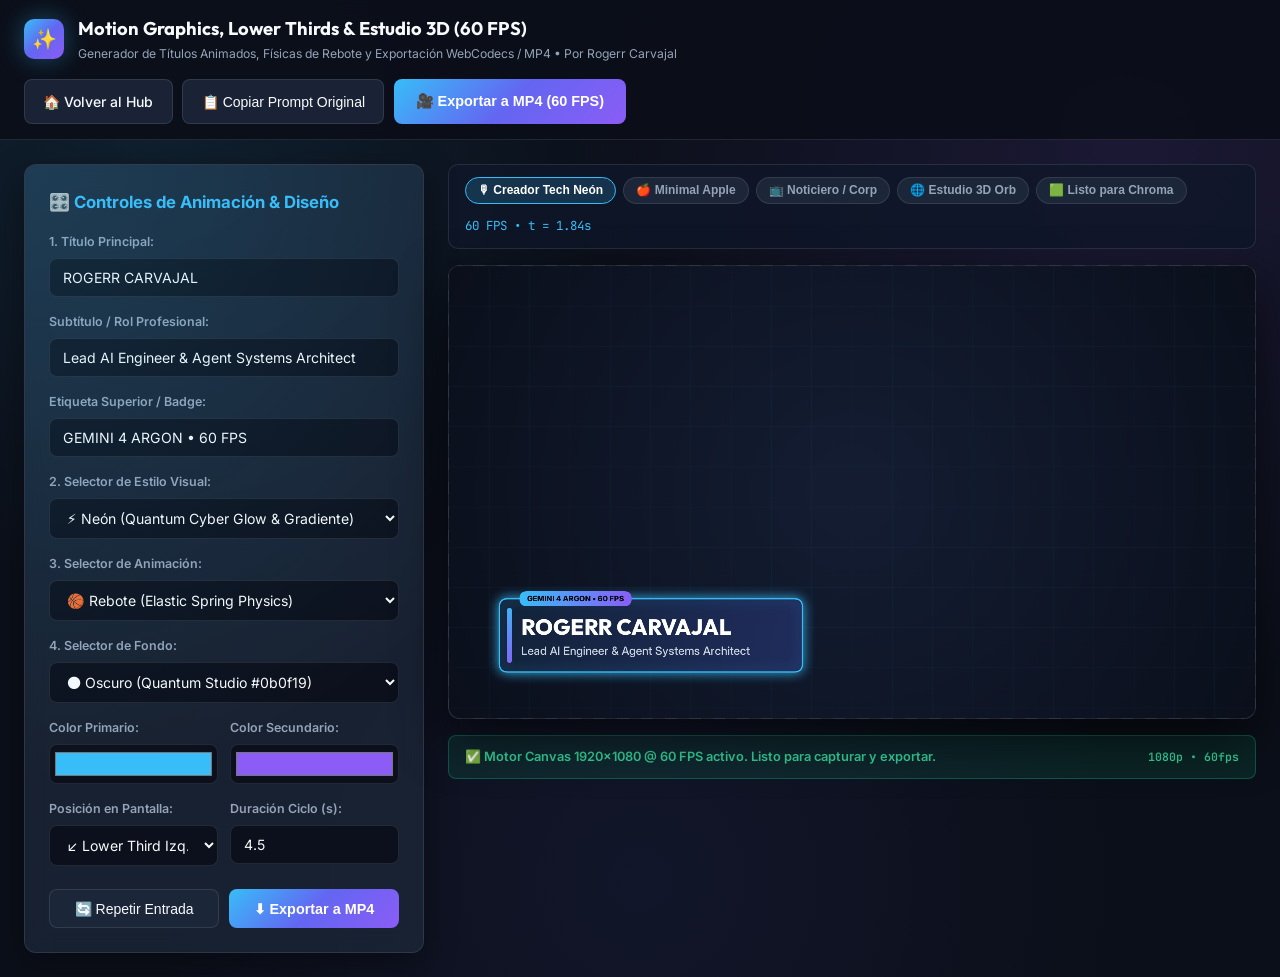
<file: 02-motion-graphics-lower-thirds/index.html>
<!DOCTYPE html>
<!--
/**
 * ============================================================================
 * Proyecto: Creador de Títulos Animados (Lower Thirds) & Estudio 3D 60 FPS
 * Autor: Rogerr Carvajal <rogerrcarvajal@gmail.com>
 * Rol: Desarrollador de Soluciones con Modelos & Agentes Inteligentes
 * Repositorio: https://github.com/rogerrcarvajal/contect-creator-tools
 * Estándar: Clean Architecture / DDD / Zero-Trust Security / Quantum Glass UI
 * ============================================================================
 */
-->
<html lang="es">
<head>
  <meta charset="UTF-8" />
  <meta name="viewport" content="width=device-width, initial-scale=1.0" />
  <title>Motion Graphics, Animaciones & Lower Thirds Studio (60 FPS) — Gemini 4 Argon</title>
  <link rel="preconnect" href="https://fonts.googleapis.com">
  <link rel="preconnect" href="https://fonts.gstatic.com" crossorigin>
  <link href="https://fonts.googleapis.com/css2?family=Inter:wght@400;500;600;700;800&family=Outfit:wght@500;600;700;800&family=JetBrains+Mono:wght@400;500;600&display=swap" rel="stylesheet">
  <link rel="stylesheet" href="../assets/css/brand-quantum.css" />
  <style>
    .mg-layout {
      max-width: 1480px;
      margin: 0 auto;
      padding: 1.5rem;
      display: grid;
      grid-template-columns: 400px 1fr;
      gap: 1.5rem;
      align-items: start;
    }

    @media (max-width: 1080px) {
      .mg-layout {
        grid-template-columns: 1fr;
      }
    }

    .mg-topbar {
      display: flex;
      align-items: center;
      justify-content: space-between;
      padding: 0.9rem 1.5rem;
      background: rgba(11, 15, 25, 0.92);
      border-bottom: 1px solid var(--border-glass);
      backdrop-filter: blur(12px);
      position: sticky;
      top: 0;
      z-index: 50;
      flex-wrap: wrap;
      gap: 1rem;
    }

    .mg-brand {
      display: flex;
      align-items: center;
      gap: 0.85rem;
    }

    .mg-brand-icon {
      width: 40px;
      height: 40px;
      border-radius: 10px;
      background: var(--gradient-brand);
      display: flex;
      align-items: center;
      justify-content: center;
      font-size: 1.25rem;
      box-shadow: 0 0 24px rgba(56, 189, 248, 0.35);
    }

    .mg-brand h1 {
      font-family: 'Outfit', sans-serif;
      font-size: 1.15rem;
      margin: 0;
      color: var(--text-primary);
    }

    .mg-brand p {
      margin: 0;
      font-size: 0.76rem;
      color: var(--text-secondary);
    }

    .form-field {
      display: flex;
      flex-direction: column;
      gap: 0.38rem;
      margin-bottom: 0.95rem;
    }

    .form-field label {
      font-size: 0.78rem;
      font-weight: 600;
      color: var(--text-secondary);
      display: flex;
      align-items: center;
      justify-content: space-between;
    }

    .input-glass, .select-glass {
      width: 100%;
      background: rgba(11, 15, 25, 0.85);
      border: 1px solid var(--border-glass);
      border-radius: 8px;
      padding: 0.62rem 0.8rem;
      color: var(--text-primary);
      font-family: inherit;
      font-size: 0.88rem;
      transition: border-color 0.2s ease;
    }

    .input-glass:focus, .select-glass:focus {
      border-color: var(--accent-cyan);
    }

    .two-cols {
      display: grid;
      grid-template-columns: 1fr 1fr;
      gap: 0.75rem;
    }

    .canvas-stage-card {
      display: flex;
      flex-direction: column;
      gap: 1rem;
    }

    .canvas-viewport {
      width: 100%;
      aspect-ratio: 16 / 9;
      border-radius: 12px;
      overflow: hidden;
      border: 1px solid var(--border-glass);
      position: relative;
      background-color: #0b0f19;
      /* Checkerboard pattern for transparent mode */
      background-image:
        linear-gradient(45deg, #161f30 25%, transparent 25%),
        linear-gradient(-45deg, #161f30 25%, transparent 25%),
        linear-gradient(45deg, transparent 75%, #161f30 75%),
        linear-gradient(-45deg, transparent 75%, #161f30 75%);
      background-size: 24px 24px;
      background-position: 0 0, 0 12px, 12px -12px, -12px 0;
      box-shadow: 0 20px 50px rgba(0, 0, 0, 0.6);
    }

    #mgCanvas {
      width: 100%;
      height: 100%;
      display: block;
    }

    .stage-toolbar {
      display: flex;
      align-items: center;
      justify-content: space-between;
      flex-wrap: wrap;
      gap: 0.75rem;
      background: rgba(15, 23, 42, 0.75);
      border: 1px solid var(--border-glass);
      border-radius: 10px;
      padding: 0.75rem 1rem;
    }

    .preset-chips {
      display: flex;
      flex-wrap: wrap;
      gap: 0.45rem;
    }

    .chip-btn {
      background: rgba(30, 41, 59, 0.9);
      color: var(--text-secondary);
      border: 1px solid var(--border-glass);
      border-radius: 999px;
      padding: 0.35rem 0.75rem;
      font-size: 0.75rem;
      font-weight: 600;
      cursor: pointer;
      transition: all 0.2s ease;
    }

    .chip-btn:hover, .chip-btn.active {
      color: #ffffff;
      border-color: var(--accent-cyan);
      background: rgba(56, 189, 248, 0.18);
    }

    .status-banner {
      display: flex;
      align-items: center;
      justify-content: space-between;
      padding: 0.65rem 1rem;
      border-radius: 8px;
      background: rgba(16, 185, 129, 0.12);
      border: 1px solid rgba(16, 185, 129, 0.35);
      color: #34d399;
      font-size: 0.8rem;
      font-weight: 600;
    }
  </style>
</head>
<body>

  <header class="mg-topbar">
    <div class="mg-brand">
      <div class="mg-brand-icon" aria-hidden="true">✨</div>
      <div>
        <h1>Motion Graphics, Lower Thirds &amp; Estudio 3D (60 FPS)</h1>
        <p>Generador de Títulos Animados, Físicas de Rebote y Exportación WebCodecs / MP4 • Por Rogerr Carvajal</p>
      </div>
    </div>
    <nav style="display:flex;gap:0.6rem;flex-wrap:wrap;" aria-label="Navegación de herramienta">
      <a href="../index.html" id="btnBackMainHub" class="btn-secondary">🏠 Volver al Hub</a>
      <button type="button" id="btnCopyPromptMg" class="btn-secondary">📋 Copiar Prompt Original</button>
      <button type="button" id="btnExportMp4Mg" class="btn-primary">🎥 Exportar a MP4 (60 FPS)</button>
    </nav>
  </header>

  <main class="mg-layout">
    <!-- CONTROLS PANEL -->
    <aside class="card-glass" aria-labelledby="controlsHeading">
      <h2 id="controlsHeading" style="font-size:1.05rem;margin-top:0;margin-bottom:1rem;color:var(--accent-cyan);">
        🎛️ Controles de Animación &amp; Diseño
      </h2>

      <div class="form-field">
        <label for="inputMainTitle">1. Título Principal:</label>
        <input type="text" id="inputMainTitle" class="input-glass" value="ROGERR CARVAJAL" maxlength="48" />
      </div>

      <div class="form-field">
        <label for="inputSubtitle">Subtítulo / Rol Profesional:</label>
        <input type="text" id="inputSubtitle" class="input-glass" value="Lead AI Engineer &amp; Agent Systems Architect" maxlength="68" />
      </div>

      <div class="form-field">
        <label for="inputBadgeTag">Etiqueta Superior / Badge:</label>
        <input type="text" id="inputBadgeTag" class="input-glass" value="GEMINI 4 ARGON • 60 FPS" maxlength="32" />
      </div>

      <div class="form-field">
        <label for="selectVisualStyle">2. Selector de Estilo Visual:</label>
        <select id="selectVisualStyle" class="select-glass">
          <option value="minimalista">✨ Minimalista (Clean Glass &amp; Línea Fina)</option>
          <option value="neon" selected>⚡ Neón (Quantum Cyber Glow &amp; Gradiente)</option>
          <option value="corporativo">🏢 Corporativo (Broadcast News / Keynote)</option>
          <option value="estudio3d">🌐 Estudio 3D Orb &amp; Bento (WebCodecs 3D)</option>
        </select>
      </div>

      <div class="form-field">
        <label for="selectAnimationType">3. Selector de Animación:</label>
        <select id="selectAnimationType" class="select-glass">
          <option value="suave">🌊 Suave (Cubic-Bezier Ease Out)</option>
          <option value="rebote" selected>🏀 Rebote (Elastic Spring Physics)</option>
          <option value="rapida">⚡ Entrada Rápida (Kinetic Whip Slide)</option>
          <option value="orbita3d">🪐 Giro 3D Orbital (Perspectiva Dinámica)</option>
        </select>
      </div>

      <div class="form-field">
        <label for="selectBgType">4. Selector de Fondo:</label>
        <select id="selectBgType" class="select-glass">
          <option value="transparent">🏁 Transparente (Alpha Grid)</option>
          <option value="dark" selected>🌑 Oscuro (Quantum Studio #0b0f19)</option>
          <option value="chroma_green">🟩 Verde Chroma (#00FF00 Broadcast)</option>
          <option value="chroma_blue">🟦 Azul Chroma (#0047BB Broadcast)</option>
        </select>
      </div>

      <div class="two-cols">
        <div class="form-field">
          <label for="inputAccentColor1">Color Primario:</label>
          <input type="color" id="inputAccentColor1" class="input-glass" value="#38bdf8" style="height:40px;padding:3px;" />
        </div>
        <div class="form-field">
          <label for="inputAccentColor2">Color Secundario:</label>
          <input type="color" id="inputAccentColor2" class="input-glass" value="#8b5cf6" style="height:40px;padding:3px;" />
        </div>
      </div>

      <div class="two-cols">
        <div class="form-field">
          <label for="selectPosition">Posición en Pantalla:</label>
          <select id="selectPosition" class="select-glass">
            <option value="bottom_left" selected>↙ Lower Third Izq.</option>
            <option value="bottom_center">⬇ Lower Third Centro</option>
            <option value="bottom_right">↘ Lower Third Der.</option>
            <option value="center_hero">🎯 Centro Hero / 3D</option>
          </select>
        </div>
        <div class="form-field">
          <label for="inputDurationSec">Duración Ciclo (s):</label>
          <input type="number" id="inputDurationSec" class="input-glass" min="2" max="12" step="0.5" value="4.5" />
        </div>
      </div>

      <div style="display:grid;grid-template-columns:1fr 1fr;gap:0.6rem;margin-top:0.5rem;">
        <button type="button" id="btnReplayAnim" class="btn-secondary">🔄 Repetir Entrada</button>
        <button type="button" id="btnTriggerExport" class="btn-primary">⬇ Exportar a MP4</button>
      </div>
    </aside>

    <!-- PREVIEW STAGE -->
    <section class="canvas-stage-card" aria-label="Lienzo de Previsualización 60 FPS">
      <div class="stage-toolbar">
        <div class="preset-chips" role="group" aria-label="Plantillas rápidas">
          <button type="button" class="chip-btn active" data-preset="creator">🎙 Creador Tech Neón</button>
          <button type="button" class="chip-btn" data-preset="minimal">🍎 Minimal Apple</button>
          <button type="button" class="chip-btn" data-preset="corporate">📺 Noticiero / Corp</button>
          <button type="button" class="chip-btn" data-preset="orb3d">🌐 Estudio 3D Orb</button>
          <button type="button" class="chip-btn" data-preset="chroma">🟩 Listo para Chroma</button>
        </div>
        <div style="font-family:'JetBrains Mono',monospace;font-size:0.78rem;color:var(--accent-cyan);">
          <span id="fpsCounterLabel">60 FPS</span> • <span id="timeCounterLabel">t = 0.00s</span>
        </div>
      </div>

      <div class="canvas-viewport">
        <canvas id="mgCanvas" width="1920" height="1080"></canvas>
      </div>

      <div id="exportStatusBanner" class="status-banner">
        <span id="exportStatusMessage">✅ Motor Canvas 1920x1080 @ 60 FPS activo. Listo para capturar y exportar.</span>
        <span id="exportCodecBadge" style="font-family:'JetBrains Mono',monospace;font-size:0.72rem;">1080p • 60fps</span>
      </div>
    </section>
  </main>

  <script>
    /**
     * ============================================================================
     * Proyecto: Creador de Títulos Animados (Lower Thirds) & Estudio 3D 60 FPS
     * Autor: Rogerr Carvajal <rogerrcarvajal@gmail.com>
     * ============================================================================
     */
    (function () {
      'use strict';

      const canvas = document.getElementById('mgCanvas');
      const ctx = canvas.getContext('2d');

      let animStartTime = performance.now();
      let isRecording = false;

      function getConfig() {
        return {
          title: document.getElementById('inputMainTitle').value || 'ROGERR CARVAJAL',
          subtitle: document.getElementById('inputSubtitle').value || 'Lead AI Engineer & Agent Architect',
          badge: document.getElementById('inputBadgeTag').value || 'GEMINI 4 ARGON • 60 FPS',
          style: document.getElementById('selectVisualStyle').value,
          anim: document.getElementById('selectAnimationType').value,
          bg: document.getElementById('selectBgType').value,
          color1: document.getElementById('inputAccentColor1').value,
          color2: document.getElementById('inputAccentColor2').value,
          pos: document.getElementById('selectPosition').value,
          duration: parseFloat(document.getElementById('inputDurationSec').value) || 4.5
        };
      }

      // Easing functions
      function easeOutCubic(x) {
        return 1 - Math.pow(1 - x, 3);
      }

      function easeOutElastic(x) {
        const c4 = (2 * Math.PI) / 3;
        return x === 0 ? 0 : x === 1 ? 1 : Math.pow(2, -10 * x) * Math.sin((x * 10 - 0.75) * c4) + 1;
      }

      function easeOutBack(x) {
        const c1 = 1.70158;
        const c3 = c1 + 1;
        return 1 + c3 * Math.pow(x - 1, 3) + c1 * Math.pow(x - 1, 2);
      }

      function computeProgress(elapsedSec, durationSec, animType) {
        // Entrance (0 -> 0.9s), Hold, Exit (last 0.6s)
        const inDur = animType === 'rapida' ? 0.42 : 0.95;
        const outStart = Math.max(inDur + 0.5, durationSec - 0.65);

        let p = 1.0;
        if (elapsedSec < inDur) {
          const raw = Math.max(0, Math.min(1, elapsedSec / inDur));
          if (animType === 'suave') p = easeOutCubic(raw);
          else if (animType === 'rebote') p = easeOutElastic(raw);
          else if (animType === 'rapida') p = easeOutBack(raw);
          else p = easeOutCubic(raw);
        } else if (elapsedSec > outStart) {
          const rawOut = Math.max(0, Math.min(1, (durationSec - elapsedSec) / (durationSec - outStart)));
          p = easeOutCubic(rawOut);
        }
        return p;
      }

      function drawRoundedRect(ctx, x, y, w, h, r, fill, stroke) {
        ctx.beginPath();
        ctx.moveTo(x + r, y);
        ctx.lineTo(x + w - r, y);
        ctx.quadraticCurveTo(x + w, y, x + w, y + r);
        ctx.lineTo(x + w, y + h - r);
        ctx.quadraticCurveTo(x + w, y + h, x + w - r, y + h);
        ctx.lineTo(x + r, y + h);
        ctx.quadraticCurveTo(x, y + h, x, y + h - r);
        ctx.lineTo(x, y + r);
        ctx.quadraticCurveTo(x, y, x + r, y);
        ctx.closePath();
        if (fill) ctx.fill();
        if (stroke) ctx.stroke();
      }

      function render(now) {
        const cfg = getConfig();
        const W = canvas.width;
        const H = canvas.height;
        const elapsed = ((now - animStartTime) / 1000) % cfg.duration;
        document.getElementById('timeCounterLabel').textContent = `t = ${elapsed.toFixed(2)}s`;

        // Clear or fill background
        ctx.clearRect(0, 0, W, H);
        if (cfg.bg === 'dark') {
          const bgGrad = ctx.createRadialGradient(W * 0.5, H * 0.5, 100, W * 0.5, H * 0.5, W * 0.75);
          bgGrad.addColorStop(0, '#131c31');
          bgGrad.addColorStop(1, '#080b14');
          ctx.fillStyle = bgGrad;
          ctx.fillRect(0, 0, W, H);

          // Subtle perspective floor grid
          ctx.strokeStyle = 'rgba(56, 189, 248, 0.07)';
          ctx.lineWidth = 1;
          for (let gx = 0; gx < W; gx += 96) {
            ctx.beginPath(); ctx.moveTo(gx, 0); ctx.lineTo(gx, H); ctx.stroke();
          }
          for (let gy = 0; gy < H; gy += 96) {
            ctx.beginPath(); ctx.moveTo(0, gy); ctx.lineTo(W, gy); ctx.stroke();
          }
        } else if (cfg.bg === 'chroma_green') {
          ctx.fillStyle = '#00FF00';
          ctx.fillRect(0, 0, W, H);
        } else if (cfg.bg === 'chroma_blue') {
          ctx.fillStyle = '#0047BB';
          ctx.fillRect(0, 0, W, H);
        }

        const prog = computeProgress(elapsed, cfg.duration, cfg.anim);

        // Measure text widths
        ctx.font = '800 54px Outfit, sans-serif';
        const titleW = ctx.measureText(cfg.title).width;
        ctx.font = '500 28px Inter, sans-serif';
        const subW = ctx.measureText(cfg.subtitle).width;
        const boxW = Math.max(620, Math.max(titleW, subW) + 160);
        const boxH = 175;

        // Calculate anchor coordinates
        let baseX = 120;
        let baseY = H - boxH - 110;
        if (cfg.pos === 'bottom_center') {
          baseX = (W - boxW) / 2;
        } else if (cfg.pos === 'bottom_right') {
          baseX = W - boxW - 120;
        } else if (cfg.pos === 'center_hero') {
          baseX = (W - boxW) / 2;
          baseY = (H - boxH) / 2;
        }

        ctx.save();

        // Apply animation transform
        if (cfg.anim === 'suave') {
          ctx.globalAlpha = Math.max(0, Math.min(1, prog));
          ctx.translate(0, (1 - prog) * 70);
        } else if (cfg.anim === 'rebote') {
          ctx.globalAlpha = Math.min(1, elapsed * 5);
          const cx = baseX + boxW / 2;
          const cy = baseY + boxH / 2;
          ctx.translate(cx, cy);
          ctx.scale(prog, prog);
          ctx.translate(-cx, -cy);
        } else if (cfg.anim === 'rapida') {
          ctx.globalAlpha = Math.min(1, elapsed * 6);
          ctx.translate((1 - prog) * -420, 0);
        } else if (cfg.anim === 'orbita3d') {
          const cx = baseX + boxW / 2;
          const cy = baseY + boxH / 2;
          const tilt = Math.cos(elapsed * 2.4) * 0.14;
          ctx.translate(cx, cy);
          ctx.scale(prog * (1 - Math.abs(tilt) * 0.3), prog);
          ctx.transform(1, tilt * 0.25, -tilt * 0.15, 1, 0, 0);
          ctx.translate(-cx, -cy);
        }

        // If 3D Studio Mode, render 3D Wireframe Sphere / Orb behind or beside card
        if (cfg.style === 'estudio3d') {
          const orbX = cfg.pos === 'center_hero' ? W / 2 : baseX + boxW + 130;
          const orbY = cfg.pos === 'center_hero' ? baseY - 120 : baseY + boxH / 2;
          const radius = 88;
          ctx.save();
          ctx.translate(orbX, orbY);
          for (let ring = 0; ring < 6; ring++) {
            ctx.beginPath();
            const angle = elapsed * 1.8 + (ring * Math.PI) / 6;
            const rx = Math.max(8, Math.abs(Math.cos(angle)) * radius);
            ctx.ellipse(0, 0, rx, radius, angle * 0.35, 0, Math.PI * 2);
            ctx.strokeStyle = ring % 2 === 0 ? cfg.color1 : cfg.color2;
            ctx.lineWidth = 2.5;
            ctx.stroke();
          }
          ctx.restore();
        }

        // Draw Lower Third Card according to Style
        if (cfg.style === 'minimalista') {
          ctx.fillStyle = 'rgba(15, 23, 42, 0.78)';
          ctx.strokeStyle = 'rgba(255, 255, 255, 0.22)';
          ctx.lineWidth = 2;
          drawRoundedRect(ctx, baseX, baseY, boxW, boxH, 16, true, true);

          // Minimal Accent Line
          ctx.fillStyle = cfg.color1;
          ctx.fillRect(baseX, baseY + 26, 6, boxH - 52);
        } else if (cfg.style === 'neon' || cfg.style === 'estudio3d') {
          ctx.shadowColor = cfg.color1;
          ctx.shadowBlur = 28;
          const cardGrad = ctx.createLinearGradient(baseX, baseY, baseX + boxW, baseY + boxH);
          cardGrad.addColorStop(0, 'rgba(15, 23, 42, 0.92)');
          cardGrad.addColorStop(1, 'rgba(30, 27, 75, 0.88)');
          ctx.fillStyle = cardGrad;
          ctx.strokeStyle = cfg.color1;
          ctx.lineWidth = 3;
          drawRoundedRect(ctx, baseX, baseY, boxW, boxH, 20, true, true);
          ctx.shadowBlur = 0;

          // Glowing Left Pill Bar
          const barGrad = ctx.createLinearGradient(baseX, baseY, baseX, baseY + boxH);
          barGrad.addColorStop(0, cfg.color1);
          barGrad.addColorStop(1, cfg.color2);
          ctx.fillStyle = barGrad;
          drawRoundedRect(ctx, baseX + 18, baseY + 22, 12, boxH - 44, 6, true, false);
        } else if (cfg.style === 'corporativo') {
          // Broadcast Two-Tone Bar
          ctx.fillStyle = '#0f172a';
          drawRoundedRect(ctx, baseX, baseY, boxW, boxH, 8, true, false);
          const corpGrad = ctx.createLinearGradient(baseX, baseY, baseX + 260, baseY);
          corpGrad.addColorStop(0, cfg.color1);
          corpGrad.addColorStop(1, cfg.color2);
          ctx.fillStyle = corpGrad;
          ctx.fillRect(baseX, baseY, 18, boxH);
          ctx.fillRect(baseX, baseY + boxH - 8, boxW * Math.min(1, elapsed * 1.2), 8);
        }

        // Badge Pill
        if (cfg.badge.trim()) {
          const badgeGrad = ctx.createLinearGradient(baseX + 48, baseY - 18, baseX + 320, baseY + 18);
          badgeGrad.addColorStop(0, cfg.color1);
          badgeGrad.addColorStop(1, cfg.color2);
          ctx.fillStyle = badgeGrad;
          ctx.font = '800 18px Inter, sans-serif';
          const bw = ctx.measureText(cfg.badge).width + 36;
          drawRoundedRect(ctx, baseX + 48, baseY - 18, bw, 36, 18, true, false);
          ctx.fillStyle = '#080b12';
          ctx.textAlign = 'left';
          ctx.fillText(cfg.badge, baseX + 66, baseY + 6);
        }

        // Main Title Text
        ctx.fillStyle = '#ffffff';
        ctx.font = '800 52px Outfit, sans-serif';
        ctx.textAlign = 'left';
        ctx.fillText(cfg.title, baseX + 52, baseY + 86);

        // Subtitle Text
        ctx.fillStyle = '#cbd5e1';
        ctx.font = '500 27px Inter, sans-serif';
        ctx.fillText(cfg.subtitle, baseX + 52, baseY + 134);

        ctx.restore();
        requestAnimationFrame(render);
      }

      // Replay button
      document.getElementById('btnReplayAnim').addEventListener('click', () => {
        animStartTime = performance.now();
      });

      // Trigger replay on style/animation change
      ['selectVisualStyle', 'selectAnimationType', 'selectPosition'].forEach(id => {
        document.getElementById(id).addEventListener('change', () => {
          animStartTime = performance.now();
        });
      });

      // Quick Preset Chips
      document.querySelectorAll('.chip-btn').forEach(chip => {
        chip.addEventListener('click', () => {
          document.querySelectorAll('.chip-btn').forEach(c => c.classList.remove('active'));
          chip.classList.add('active');
          const p = chip.getAttribute('data-preset');
          if (p === 'creator') {
            document.getElementById('selectVisualStyle').value = 'neon';
            document.getElementById('selectAnimationType').value = 'rebote';
            document.getElementById('selectBgType').value = 'dark';
            document.getElementById('selectPosition').value = 'bottom_left';
          } else if (p === 'minimal') {
            document.getElementById('selectVisualStyle').value = 'minimalista';
            document.getElementById('selectAnimationType').value = 'suave';
            document.getElementById('selectBgType').value = 'dark';
            document.getElementById('selectPosition').value = 'bottom_left';
          } else if (p === 'corporate') {
            document.getElementById('selectVisualStyle').value = 'corporativo';
            document.getElementById('selectAnimationType').value = 'rapida';
            document.getElementById('selectBgType').value = 'dark';
            document.getElementById('selectPosition').value = 'bottom_left';
          } else if (p === 'orb3d') {
            document.getElementById('selectVisualStyle').value = 'estudio3d';
            document.getElementById('selectAnimationType').value = 'orbita3d';
            document.getElementById('selectBgType').value = 'dark';
            document.getElementById('selectPosition').value = 'center_hero';
          } else if (p === 'chroma') {
            document.getElementById('selectVisualStyle').value = 'neon';
            document.getElementById('selectAnimationType').value = 'rebote';
            document.getElementById('selectBgType').value = 'chroma_green';
            document.getElementById('selectPosition').value = 'bottom_left';
          }
          animStartTime = performance.now();
        });
      });

      // Export to MP4 at 60 FPS
      function startCanvasExport() {
        if (isRecording) return;
        isRecording = true;
        const cfg = getConfig();
        const statusMsg = document.getElementById('exportStatusMessage');
        const btnTop = document.getElementById('btnExportMp4Mg');
        const btnSide = document.getElementById('btnTriggerExport');

        btnTop.disabled = true;
        btnSide.disabled = true;
        statusMsg.textContent = `⏳ Capturando animación del Canvas a 60 FPS durante ${cfg.duration}s...`;

        animStartTime = performance.now();
        const stream = canvas.captureStream(60);
        const mimeType = MediaRecorder.isTypeSupported('video/mp4')
          ? 'video/mp4'
          : (MediaRecorder.isTypeSupported('video/webm;codecs=vp9') ? 'video/webm;codecs=vp9' : 'video/webm');

        const recorder = new MediaRecorder(stream, { mimeType, videoBitsPerSecond: 10000000 });
        const chunks = [];
        recorder.ondataavailable = e => { if (e.data.size > 0) chunks.push(e.data); };
        recorder.onstop = () => {
          const blob = new Blob(chunks, { type: mimeType });
          const a = document.createElement('a');
          a.href = URL.createObjectURL(blob);
          a.download = `LowerThird_${cfg.style}_60fps.mp4`;
          a.click();
          isRecording = false;
          btnTop.disabled = false;
          btnSide.disabled = false;
          statusMsg.textContent = `✅ ¡Exportación completada! Archivo LowerThird_${cfg.style}_60fps.mp4 descargado a 60 FPS.`;
        };

        recorder.start();
        setTimeout(() => {
          recorder.stop();
        }, cfg.duration * 1000);
      }

      document.getElementById('btnExportMp4Mg').addEventListener('click', startCanvasExport);
      document.getElementById('btnTriggerExport').addEventListener('click', startCanvasExport);

      document.getElementById('btnCopyPromptMg').addEventListener('click', () => {
        const promptText = `Crea una app web en un solo archivo HTML para generar textos animados (Lower Thirds). Debe tener una interfaz fácil de usar. Controles: 1. Inputs para Título y Subtítulo. 2. Selector de Estilo Visual (Minimalista, Neón, Corporativo). 3. Selector de Animación (Suave, Rebote, Entrada Rápida). 4. Selector de Fondo: Transparente, Oscuro o Verde Chroma. Funcionalidad: Un botón "Exportar a MP4" que capture la animación del Canvas a 60fps y descargue el video para usarlo en cualquier editor.`;
        navigator.clipboard.writeText(promptText);
        document.getElementById('exportStatusMessage').textContent = '📋 Prompt maestro copiado al portapapeles.';
      });

      requestAnimationFrame(render);
    })();
  </script>
</body>
</html>
</file>
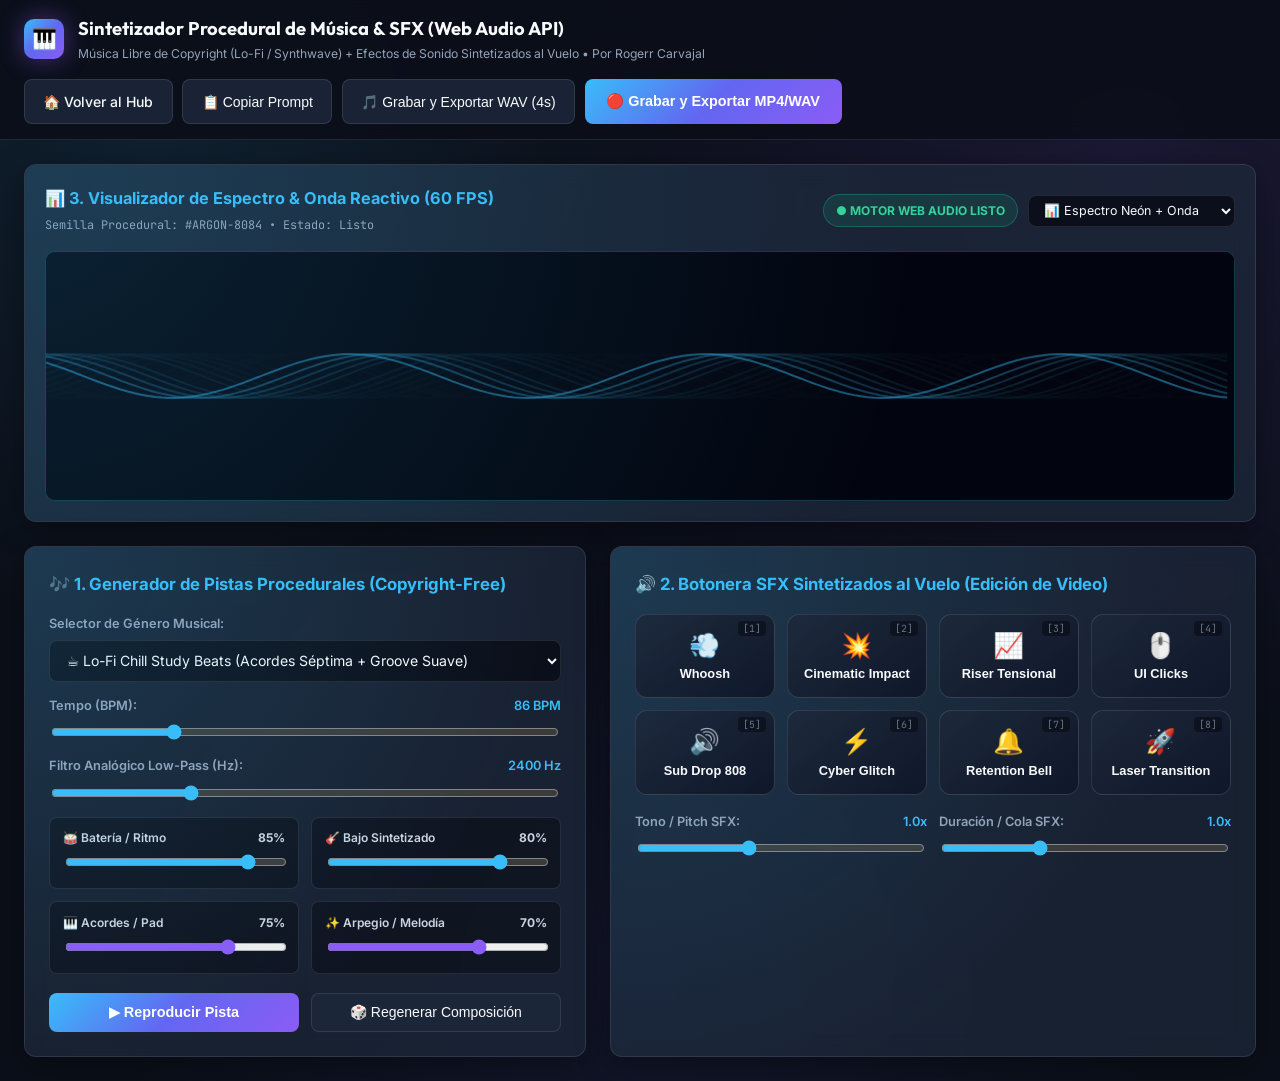
<file: 03-sintetizador-musica-sfx/index.html>
<!DOCTYPE html>
<!--
/**
 * ============================================================================
 * Proyecto: Sintetizador Procedural de Música & SFX Studio (Web Audio API)
 * Autor: Rogerr Carvajal <rogerrcarvajal@gmail.com>
 * Rol: Desarrollador de Soluciones con Modelos & Agentes Inteligentes
 * Repositorio: https://github.com/rogerrcarvajal/contect-creator-tools
 * Estándar: Clean Architecture / DDD / Zero-Trust Security / Quantum Glass UI
 * ============================================================================
 */
-->
<html lang="es">
<head>
  <meta charset="UTF-8" />
  <meta name="viewport" content="width=device-width, initial-scale=1.0" />
  <title>Sintetizador de Música Procedural & SFX (Web Audio API) — Gemini 4 Argon</title>
  <link rel="preconnect" href="https://fonts.googleapis.com">
  <link rel="preconnect" href="https://fonts.gstatic.com" crossorigin>
  <link href="https://fonts.googleapis.com/css2?family=Inter:wght@400;500;600;700;800&family=Outfit:wght@500;600;700;800&family=JetBrains+Mono:wght@400;500;600&display=swap" rel="stylesheet">
  <link rel="stylesheet" href="../assets/css/brand-quantum.css" />
  <style>
    .synth-topbar {
      display: flex;
      align-items: center;
      justify-content: space-between;
      padding: 0.9rem 1.5rem;
      background: rgba(11, 15, 25, 0.92);
      border-bottom: 1px solid var(--border-glass);
      backdrop-filter: blur(12px);
      position: sticky;
      top: 0;
      z-index: 50;
      flex-wrap: wrap;
      gap: 1rem;
    }

    .synth-brand {
      display: flex;
      align-items: center;
      gap: 0.85rem;
    }

    .synth-brand-icon {
      width: 40px;
      height: 40px;
      border-radius: 10px;
      background: var(--gradient-brand);
      display: flex;
      align-items: center;
      justify-content: center;
      font-size: 1.25rem;
      box-shadow: 0 0 24px rgba(139, 92, 246, 0.45);
    }

    .synth-brand h1 {
      font-family: 'Outfit', sans-serif;
      font-size: 1.15rem;
      margin: 0;
    }

    .synth-brand p {
      margin: 0;
      font-size: 0.76rem;
      color: var(--text-secondary);
    }

    .synth-container {
      max-width: 1480px;
      margin: 0 auto;
      padding: 1.5rem;
      display: flex;
      flex-direction: column;
      gap: 1.5rem;
    }

    /* Visualizer Stage */
    .visualizer-card {
      padding: 1.25rem;
      display: flex;
      flex-direction: column;
      gap: 0.9rem;
    }

    .visualizer-header {
      display: flex;
      align-items: center;
      justify-content: space-between;
      flex-wrap: wrap;
      gap: 0.75rem;
    }

    #audioVisualizerCanvas {
      width: 100%;
      height: 250px;
      background: #060911;
      border-radius: 10px;
      border: 1px solid rgba(56, 189, 248, 0.25);
      display: block;
      box-shadow: inset 0 0 40px rgba(0, 0, 0, 0.8);
    }

    /* Two Main Sections Grid */
    .synth-sections-grid {
      display: grid;
      grid-template-columns: 1fr 1.15fr;
      gap: 1.5rem;
    }

    @media (max-width: 1024px) {
      .synth-sections-grid {
        grid-template-columns: 1fr;
      }
    }

    .control-row {
      display: flex;
      flex-direction: column;
      gap: 0.35rem;
      margin-bottom: 0.9rem;
    }

    .control-row label {
      font-size: 0.8rem;
      font-weight: 600;
      color: var(--text-secondary);
      display: flex;
      justify-content: space-between;
    }

    .select-synth, .input-synth {
      width: 100%;
      background: rgba(11, 15, 25, 0.9);
      color: var(--text-primary);
      border: 1px solid var(--border-glass);
      border-radius: 8px;
      padding: 0.65rem 0.8rem;
      font-family: inherit;
      font-size: 0.88rem;
    }

    .mixer-grid {
      display: grid;
      grid-template-columns: repeat(2, 1fr);
      gap: 0.75rem;
      margin-top: 0.5rem;
    }

    .mixer-channel {
      background: rgba(11, 15, 25, 0.65);
      border: 1px solid var(--border-glass);
      border-radius: 8px;
      padding: 0.65rem 0.8rem;
    }

    .mixer-channel span {
      font-size: 0.75rem;
      font-weight: 600;
      color: #cbd5e1;
      display: flex;
      justify-content: space-between;
      margin-bottom: 0.3rem;
    }

    /* SFX Pad Grid */
    .sfx-pads-grid {
      display: grid;
      grid-template-columns: repeat(4, 1fr);
      gap: 0.75rem;
    }

    @media (max-width: 640px) {
      .sfx-pads-grid {
        grid-template-columns: repeat(2, 1fr);
      }
    }

    .sfx-pad {
      background: linear-gradient(145deg, rgba(30, 41, 59, 0.85), rgba(15, 23, 42, 0.95));
      border: 1px solid rgba(255, 255, 255, 0.12);
      border-radius: 12px;
      padding: 1rem 0.65rem;
      color: var(--text-primary);
      cursor: pointer;
      display: flex;
      flex-direction: column;
      align-items: center;
      justify-content: center;
      gap: 0.4rem;
      transition: all 0.15s ease;
      position: relative;
    }

    .sfx-pad:hover {
      border-color: var(--accent-cyan);
      transform: translateY(-2px);
      box-shadow: 0 8px 24px rgba(56, 189, 248, 0.22);
    }

    .sfx-pad:active, .sfx-pad.triggered {
      transform: scale(0.96);
      background: linear-gradient(135deg, rgba(56, 189, 248, 0.35), rgba(139, 92, 246, 0.4));
      border-color: #38bdf8;
    }

    .sfx-pad .pad-icon {
      font-size: 1.55rem;
    }

    .sfx-pad .pad-title {
      font-size: 0.8rem;
      font-weight: 700;
      text-align: center;
    }

    .sfx-pad .pad-key {
      position: absolute;
      top: 6px;
      right: 8px;
      font-family: 'JetBrains Mono', monospace;
      font-size: 0.62rem;
      color: var(--text-muted);
      background: rgba(0, 0, 0, 0.4);
      padding: 1px 5px;
      border-radius: 4px;
    }

    .rec-badge {
      display: inline-flex;
      align-items: center;
      gap: 0.4rem;
      padding: 0.35rem 0.75rem;
      border-radius: 999px;
      font-size: 0.75rem;
      font-weight: 700;
      background: rgba(16, 185, 129, 0.14);
      color: #34d399;
      border: 1px solid rgba(16, 185, 129, 0.35);
    }

    .rec-badge.recording {
      background: rgba(239, 68, 68, 0.2);
      color: #f87171;
      border-color: #ef4444;
      animation: pulseRec 1s infinite;
    }

    @keyframes pulseRec {
      0%, 100% { opacity: 1; }
      50% { opacity: 0.5; }
    }
  </style>
</head>
<body>

  <header class="synth-topbar">
    <div class="synth-brand">
      <div class="synth-brand-icon" aria-hidden="true">🎹</div>
      <div>
        <h1>Sintetizador Procedural de Música &amp; SFX (Web Audio API)</h1>
        <p>Música Libre de Copyright (Lo-Fi / Synthwave) + Efectos de Sonido Sintetizados al Vuelo • Por Rogerr Carvajal</p>
      </div>
    </div>
    <nav style="display:flex;gap:0.6rem;flex-wrap:wrap;" aria-label="Acciones del sintetizador">
      <a href="../index.html" id="btnBackHubSynth" class="btn-secondary">🏠 Volver al Hub</a>
      <button type="button" id="btnCopyPromptSynth" class="btn-secondary">📋 Copiar Prompt</button>
      <button type="button" id="btnRecordExportWav" class="btn-secondary">🎵 Grabar y Exportar WAV (4s)</button>
      <button type="button" id="btnRecordExportMp4" class="btn-primary">🔴 Grabar y Exportar MP4/WAV</button>
    </nav>
  </header>

  <main class="synth-container">
    <!-- SECTION 3: CANVAS AUDIO VISUALIZER -->
    <section class="card-glass visualizer-card" aria-labelledby="visHeading">
      <div class="visualizer-header">
        <div>
          <h2 id="visHeading" style="font-size:1.02rem;margin:0;color:var(--accent-cyan);">
            📊 3. Visualizador de Espectro &amp; Onda Reactivo (60 FPS)
          </h2>
          <span id="seedInfoLabel" style="font-size:0.74rem;color:var(--text-secondary);font-family:'JetBrains Mono',monospace;">
            Semilla Procedural: #ARGON-8084 • Estado: Listo
          </span>
        </div>
        <div style="display:flex;align-items:center;gap:0.6rem;flex-wrap:wrap;">
          <span id="recStateBadge" class="rec-badge">● MOTOR WEB AUDIO LISTO</span>
          <select id="selectVisMode" class="select-synth" style="width:auto;padding:0.4rem 0.7rem;font-size:0.78rem;" aria-label="Modo de visualización">
            <option value="bars" selected>📊 Espectro Neón + Onda</option>
            <option value="wave">〰 Osciloscopio Cuántico</option>
            <option value="radial">🪐 Pulso Radial Cibernético</option>
          </select>
        </div>
      </div>

      <canvas id="audioVisualizerCanvas" width="1400" height="250"></canvas>
    </section>

    <!-- SECTIONS 1 & 2: PROCEDURAL MUSIC & SFX PADS -->
    <div class="synth-sections-grid">
      <!-- SECTION 1: PROCEDURAL MUSIC TRACKS -->
      <section class="card-glass" aria-labelledby="musicHeading">
        <h2 id="musicHeading" style="font-size:1.05rem;margin-top:0;margin-bottom:1rem;color:var(--accent-cyan);">
          🎶 1. Generador de Pistas Procedurales (Copyright-Free)
        </h2>

        <div class="control-row">
          <label for="selectMusicGenre">Selector de Género Musical:</label>
          <select id="selectMusicGenre" class="select-synth">
            <option value="lofi" selected>☕ Lo-Fi Chill Study Beats (Acordes Séptima + Groove Suave)</option>
            <option value="synthwave">🌆 Synthwave Retro 80s (Arpegios Analógicos + Bajo Saw)</option>
            <option value="cyberpunk">⚡ Cyberpunk Industrial Bass (Pulso Oscuro 16th)</option>
            <option value="ambient">🌌 Ambient Cinematic Drone (Texturas Etéreas)</option>
          </select>
        </div>

        <div class="control-row">
          <label for="sliderTempoBpm">
            <span>Tempo (BPM):</span>
            <span id="valTempoBpm" style="color:var(--accent-cyan);">86 BPM</span>
          </label>
          <input type="range" id="sliderTempoBpm" min="68" max="145" value="86" style="accent-color:#38bdf8;" />
        </div>

        <div class="control-row">
          <label for="sliderFilterCutoff">
            <span>Filtro Analógico Low-Pass (Hz):</span>
            <span id="valFilterCutoff" style="color:var(--accent-cyan);">2400 Hz</span>
          </label>
          <input type="range" id="sliderFilterCutoff" min="350" max="8000" value="2400" style="accent-color:#38bdf8;" />
        </div>

        <div class="mixer-grid">
          <div class="mixer-channel">
            <span>🥁 Batería / Ritmo <strong id="valMixDrums">85%</strong></span>
            <input type="range" id="sliderMixDrums" min="0" max="100" value="85" style="width:100%;accent-color:#38bdf8;" />
          </div>
          <div class="mixer-channel">
            <span>🎸 Bajo Sintetizado <strong id="valMixBass">80%</strong></span>
            <input type="range" id="sliderMixBass" min="0" max="100" value="80" style="width:100%;accent-color:#38bdf8;" />
          </div>
          <div class="mixer-channel">
            <span>🎹 Acordes / Pad <strong id="valMixChords">75%</strong></span>
            <input type="range" id="sliderMixChords" min="0" max="100" value="75" style="width:100%;accent-color:#8b5cf6;" />
          </div>
          <div class="mixer-channel">
            <span>✨ Arpegio / Melodía <strong id="valMixLead">70%</strong></span>
            <input type="range" id="sliderMixLead" min="0" max="100" value="70" style="width:100%;accent-color:#8b5cf6;" />
          </div>
        </div>

        <div style="display:grid;grid-template-columns:1fr 1fr;gap:0.75rem;margin-top:1.2rem;">
          <button type="button" id="btnToggleMusicPlay" class="btn-primary">▶ Reproducir Pista</button>
          <button type="button" id="btnRegenerateTrack" class="btn-secondary">🎲 Regenerar Composición</button>
        </div>
      </section>

      <!-- SECTION 2: SFX SOUND BOARD -->
      <section class="card-glass" aria-labelledby="sfxHeading">
        <h2 id="sfxHeading" style="font-size:1.05rem;margin-top:0;margin-bottom:1rem;color:var(--accent-cyan);">
          🔊 2. Botonera SFX Sintetizados al Vuelo (Edición de Video)
        </h2>

        <div class="sfx-pads-grid">
          <button type="button" class="sfx-pad" data-sfx="whoosh" id="btnSfxWhoosh">
            <span class="pad-key">[1]</span>
            <span class="pad-icon">💨</span>
            <span class="pad-title">Whoosh</span>
          </button>

          <button type="button" class="sfx-pad" data-sfx="impact" id="btnSfxImpact">
            <span class="pad-key">[2]</span>
            <span class="pad-icon">💥</span>
            <span class="pad-title">Cinematic Impact</span>
          </button>

          <button type="button" class="sfx-pad" data-sfx="riser" id="btnSfxRiser">
            <span class="pad-key">[3]</span>
            <span class="pad-icon">📈</span>
            <span class="pad-title">Riser Tensional</span>
          </button>

          <button type="button" class="sfx-pad" data-sfx="uiclick" id="btnSfxUiClick">
            <span class="pad-key">[4]</span>
            <span class="pad-icon">🖱️</span>
            <span class="pad-title">UI Clicks</span>
          </button>

          <button type="button" class="sfx-pad" data-sfx="subdrop" id="btnSfxSubDrop">
            <span class="pad-key">[5]</span>
            <span class="pad-icon">🔊</span>
            <span class="pad-title">Sub Drop 808</span>
          </button>

          <button type="button" class="sfx-pad" data-sfx="glitch" id="btnSfxGlitch">
            <span class="pad-key">[6]</span>
            <span class="pad-icon">⚡</span>
            <span class="pad-title">Cyber Glitch</span>
          </button>

          <button type="button" class="sfx-pad" data-sfx="chime" id="btnSfxChime">
            <span class="pad-key">[7]</span>
            <span class="pad-icon">🔔</span>
            <span class="pad-title">Retention Bell</span>
          </button>

          <button type="button" class="sfx-pad" data-sfx="laser" id="btnSfxLaser">
            <span class="pad-key">[8]</span>
            <span class="pad-icon">🚀</span>
            <span class="pad-title">Laser Transition</span>
          </button>
        </div>

        <div style="display:grid;grid-template-columns:1fr 1fr;gap:0.75rem;margin-top:1.1rem;">
          <div class="control-row" style="margin-bottom:0;">
            <label for="sliderSfxPitch">
              <span>Tono / Pitch SFX:</span>
              <span id="valSfxPitch" style="color:var(--accent-cyan);">1.0x</span>
            </label>
            <input type="range" id="sliderSfxPitch" min="0.5" max="1.8" step="0.05" value="1.0" style="accent-color:#38bdf8;" />
          </div>

          <div class="control-row" style="margin-bottom:0;">
            <label for="sliderSfxDecay">
              <span>Duración / Cola SFX:</span>
              <span id="valSfxDecay" style="color:var(--accent-cyan);">1.0x</span>
            </label>
            <input type="range" id="sliderSfxDecay" min="0.4" max="2.2" step="0.1" value="1.0" style="accent-color:#38bdf8;" />
          </div>
        </div>
      </section>
    </div>
  </main>

  <script>
    /**
     * ============================================================================
     * Proyecto: Sintetizador Procedural de Música & SFX Studio (Web Audio API)
     * Autor: Rogerr Carvajal <rogerrcarvajal@gmail.com>
     * ============================================================================
     */
    (function () {
      'use strict';

      let audioCtx = null;
      let masterGain = null;
      let masterFilter = null;
      let analyser = null;
      let mediaStreamDest = null;

      let isMusicPlaying = false;
      let stepIndex = 0;
      let stepTimer = null;
      let currentSeed = 8084;

      // Musical scales (frequencies in Hz)
      const SCALES = {
        lofi: {
          chords: [
            [261.63, 311.13, 392.00, 466.16], // Cm7
            [207.65, 261.63, 311.13, 392.00], // Abmaj7
            [174.61, 207.65, 261.63, 311.13], // Fm7
            [196.00, 246.94, 293.66, 349.23]  // G7
          ],
          lead: [523.25, 622.25, 783.99, 932.33, 1046.50, 783.99, 622.25, 587.33]
        },
        synthwave: {
          chords: [
            [220.00, 261.63, 329.63], // Am
            [174.61, 220.00, 261.63], // F
            [261.63, 329.63, 392.00], // C
            [196.00, 246.94, 293.66]  // G
          ],
          lead: [440.00, 523.25, 659.25, 880.00, 783.99, 659.25, 587.33, 523.25]
        },
        cyberpunk: {
          chords: [
            [146.83, 220.00, 293.66], // D5
            [155.56, 233.08, 311.13], // Eb5
            [146.83, 220.00, 293.66],
            [130.81, 196.00, 261.63]  // C5
          ],
          lead: [293.66, 311.13, 440.00, 293.66, 587.33, 466.16, 440.00, 392.00]
        },
        ambient: {
          chords: [
            [196.00, 293.66, 369.99, 440.00], // Gmaj9
            [164.81, 246.94, 329.63, 392.00], // Em7
            [130.81, 196.00, 246.94, 293.66], // Cmaj9
            [146.83, 220.00, 293.66, 369.99]  // D6
          ],
          lead: [392.00, 493.88, 587.33, 739.99, 880.00, 739.99, 587.33, 493.88]
        }
      };

      function ensureAudioContext() {
        if (!audioCtx) {
          const AudioContextClass = window.AudioContext || window.webkitAudioContext;
          audioCtx = new AudioContextClass();

          masterFilter = audioCtx.createBiquadFilter();
          masterFilter.type = 'lowpass';
          masterFilter.frequency.value = parseFloat(document.getElementById('sliderFilterCutoff').value) || 2400;

          masterGain = audioCtx.createGain();
          masterGain.gain.value = 0.85;

          analyser = audioCtx.createAnalyser();
          analyser.fftSize = 1024;
          analyser.smoothingTimeConstant = 0.82;

          mediaStreamDest = audioCtx.createMediaStreamDestination();

          masterFilter.connect(masterGain);
          masterGain.connect(analyser);
          analyser.connect(audioCtx.destination);
          masterGain.connect(mediaStreamDest);
        }
        if (audioCtx.state === 'suspended') {
          audioCtx.resume();
        }
      }

      // Pseudo-random generator based on seed
      function seededRandom(offset) {
        const x = Math.sin(currentSeed + offset * 19.73) * 10000;
        return x - Math.floor(x);
      }

      // Drum & Synth Voices
      function playKick(time, vol) {
        if (vol <= 0.01) return;
        const osc = audioCtx.createOscillator();
        const gain = audioCtx.createGain();
        osc.type = 'sine';
        osc.frequency.setValueAtTime(135, time);
        osc.frequency.exponentialRampToValueAtTime(34, time + 0.14);
        gain.gain.setValueAtTime(vol * 0.9, time);
        gain.gain.exponentialRampToValueAtTime(0.001, time + 0.25);
        osc.connect(gain);
        gain.connect(masterFilter);
        osc.start(time);
        osc.stop(time + 0.26);
      }

      function playSnare(time, vol) {
        if (vol <= 0.01) return;
        const bufferSize = audioCtx.sampleRate * 0.15;
        const buffer = audioCtx.createBuffer(1, bufferSize, audioCtx.sampleRate);
        const data = buffer.getChannelData(0);
        for (let i = 0; i < bufferSize; i++) {
          data[i] = Math.random() * 2 - 1;
        }
        const noise = audioCtx.createBufferSource();
        noise.buffer = buffer;

        const filter = audioCtx.createBiquadFilter();
        filter.type = 'highpass';
        filter.frequency.setValueAtTime(600, time);

        const gain = audioCtx.createGain();
        gain.gain.setValueAtTime(vol * 0.45, time);
        gain.gain.exponentialRampToValueAtTime(0.001, time + 0.15);

        noise.connect(filter);
        filter.connect(gain);
        gain.connect(masterFilter);
        noise.start(time);
      }

      function playHiHat(time, vol) {
        if (vol <= 0.01) return;
        const bufferSize = audioCtx.sampleRate * 0.05;
        const buffer = audioCtx.createBuffer(1, bufferSize, audioCtx.sampleRate);
        const data = buffer.getChannelData(0);
        for (let i = 0; i < bufferSize; i++) data[i] = Math.random() * 2 - 1;
        const noise = audioCtx.createBufferSource();
        noise.buffer = buffer;

        const filter = audioCtx.createBiquadFilter();
        filter.type = 'highpass';
        filter.frequency.setValueAtTime(6500, time);

        const gain = audioCtx.createGain();
        gain.gain.setValueAtTime(vol * 0.22, time);
        gain.gain.exponentialRampToValueAtTime(0.001, time + 0.05);

        noise.connect(filter);
        filter.connect(gain);
        gain.connect(masterFilter);
        noise.start(time);
      }

      function playBass(time, freq, duration, vol, genre) {
        if (vol <= 0.01) return;
        const osc = audioCtx.createOscillator();
        const gain = audioCtx.createGain();
        osc.type = (genre === 'synthwave' || genre === 'cyberpunk') ? 'sawtooth' : 'triangle';
        osc.frequency.setValueAtTime(freq / 2, time);
        gain.gain.setValueAtTime(vol * 0.42, time);
        gain.gain.exponentialRampToValueAtTime(0.001, time + duration);
        osc.connect(gain);
        gain.connect(masterFilter);
        osc.start(time);
        osc.stop(time + duration + 0.02);
      }

      function playChord(time, freqs, duration, vol, genre) {
        if (vol <= 0.01) return;
        freqs.forEach(f => {
          const osc = audioCtx.createOscillator();
          const gain = audioCtx.createGain();
          osc.type = genre === 'lofi' ? 'sine' : 'sawtooth';
          osc.frequency.setValueAtTime(f, time);
          gain.gain.setValueAtTime(0.001, time);
          gain.gain.linearRampToValueAtTime(vol * 0.11, time + 0.05);
          gain.gain.exponentialRampToValueAtTime(0.001, time + duration);
          osc.connect(gain);
          gain.connect(masterFilter);
          osc.start(time);
          osc.stop(time + duration + 0.03);
        });
      }

      function playLeadNote(time, freq, duration, vol) {
        if (vol <= 0.01) return;
        const osc = audioCtx.createOscillator();
        const gain = audioCtx.createGain();
        osc.type = 'triangle';
        osc.frequency.setValueAtTime(freq, time);
        gain.gain.setValueAtTime(vol * 0.18, time);
        gain.gain.exponentialRampToValueAtTime(0.001, time + duration);
        osc.connect(gain);
        gain.connect(masterFilter);
        osc.start(time);
        osc.stop(time + duration + 0.02);
      }

      function scheduleStep() {
        if (!isMusicPlaying) return;
        ensureAudioContext();

        const genre = document.getElementById('selectMusicGenre').value;
        const bpm = parseFloat(document.getElementById('sliderTempoBpm').value) || 86;
        const stepDur = (60 / bpm) / 4; // 16th note
        const now = audioCtx.currentTime;

        const vDrums = parseInt(document.getElementById('sliderMixDrums').value, 10) / 100;
        const vBass = parseInt(document.getElementById('sliderMixBass').value, 10) / 100;
        const vChords = parseInt(document.getElementById('sliderMixChords').value, 10) / 100;
        const vLead = parseInt(document.getElementById('sliderMixLead').value, 10) / 100;

        const scaleObj = SCALES[genre] || SCALES.lofi;
        const barIdx = Math.floor(stepIndex / 16) % scaleObj.chords.length;
        const stepInBar = stepIndex % 16;
        const activeChord = scaleObj.chords[barIdx];

        // Kick on 0, 8 (and syncopation on 10 for lofi)
        if (stepInBar === 0 || stepInBar === 8 || (genre === 'lofi' && stepInBar === 11)) {
          playKick(now, vDrums);
        }
        // Snare on 4, 12
        if (stepInBar === 4 || stepInBar === 12) {
          playSnare(now, vDrums);
        }
        // HiHat on even 16ths
        if (stepInBar % 2 === 0 || (genre === 'synthwave' && stepInBar % 1 === 0)) {
          playHiHat(now, vDrums * (stepInBar % 2 === 0 ? 1.0 : 0.5));
        }

        // Chords on beat 0
        if (stepInBar === 0 || (genre === 'lofi' && stepInBar === 6)) {
          playChord(now, activeChord, stepDur * 7, vChords, genre);
        }

        // Bassline
        if (genre === 'synthwave' || genre === 'cyberpunk') {
          if (stepInBar % 2 === 0) {
            playBass(now, activeChord[0], stepDur * 1.8, vBass, genre);
          }
        } else if (stepInBar === 0 || stepInBar === 6 || stepInBar === 10) {
          playBass(now, activeChord[0], stepDur * 3.5, vBass, genre);
        }

        // Procedural Arpeggio / Melody
        if (seededRandom(stepIndex) > 0.32) {
          const noteIdx = Math.floor(seededRandom(stepIndex + 7) * scaleObj.lead.length);
          playLeadNote(now, scaleObj.lead[noteIdx], stepDur * 2.2, vLead);
        }

        stepIndex++;
        stepTimer = setTimeout(scheduleStep, stepDur * 1000);
      }

      // SECTION 2: SFX SYNTHESIZER AT THE FLY
      function triggerSfx(type) {
        ensureAudioContext();
        const now = audioCtx.currentTime;
        const pitch = parseFloat(document.getElementById('sliderSfxPitch').value) || 1.0;
        const decay = parseFloat(document.getElementById('sliderSfxDecay').value) || 1.0;

        if (type === 'whoosh') {
          const dur = 0.55 * decay;
          const bufSize = Math.floor(audioCtx.sampleRate * dur);
          const buf = audioCtx.createBuffer(1, bufSize, audioCtx.sampleRate);
          const d = buf.getChannelData(0);
          for (let i = 0; i < bufSize; i++) d[i] = Math.random() * 2 - 1;
          const src = audioCtx.createBufferSource();
          src.buffer = buf;

          const bp = audioCtx.createBiquadFilter();
          bp.type = 'bandpass';
          bp.Q.value = 3.2;
          bp.frequency.setValueAtTime(180 * pitch, now);
          bp.frequency.exponentialRampToValueAtTime(3400 * pitch, now + dur * 0.5);
          bp.frequency.exponentialRampToValueAtTime(220 * pitch, now + dur);

          const g = audioCtx.createGain();
          g.gain.setValueAtTime(0.01, now);
          g.gain.linearRampToValueAtTime(0.85, now + dur * 0.45);
          g.gain.exponentialRampToValueAtTime(0.001, now + dur);

          src.connect(bp); bp.connect(g); g.connect(masterGain);
          src.start(now);
        } else if (type === 'impact') {
          const dur = 1.4 * decay;
          const osc = audioCtx.createOscillator();
          const g = audioCtx.createGain();
          osc.type = 'sawtooth';
          osc.frequency.setValueAtTime(150 * pitch, now);
          osc.frequency.exponentialRampToValueAtTime(28 * pitch, now + dur);
          g.gain.setValueAtTime(0.95, now);
          g.gain.exponentialRampToValueAtTime(0.001, now + dur);
          osc.connect(g); g.connect(masterFilter);
          osc.start(now); osc.stop(now + dur);
          playSnare(now, 1.0);
        } else if (type === 'riser') {
          const dur = 1.8 * decay;
          const osc = audioCtx.createOscillator();
          const g = audioCtx.createGain();
          osc.type = 'sawtooth';
          osc.frequency.setValueAtTime(140 * pitch, now);
          osc.frequency.exponentialRampToValueAtTime(1800 * pitch, now + dur);
          g.gain.setValueAtTime(0.02, now);
          g.gain.linearRampToValueAtTime(0.65, now + dur * 0.9);
          g.gain.exponentialRampToValueAtTime(0.001, now + dur);
          osc.connect(g); g.connect(masterFilter);
          osc.start(now); osc.stop(now + dur);
        } else if (type === 'uiclick') {
          const osc = audioCtx.createOscillator();
          const g = audioCtx.createGain();
          osc.type = 'sine';
          osc.frequency.setValueAtTime(1400 * pitch, now);
          osc.frequency.exponentialRampToValueAtTime(420 * pitch, now + 0.045);
          g.gain.setValueAtTime(0.6, now);
          g.gain.exponentialRampToValueAtTime(0.001, now + 0.05);
          osc.connect(g); g.connect(masterGain);
          osc.start(now); osc.stop(now + 0.055);
        } else if (type === 'subdrop') {
          const dur = 1.5 * decay;
          const osc = audioCtx.createOscillator();
          const g = audioCtx.createGain();
          osc.type = 'sine';
          osc.frequency.setValueAtTime(110 * pitch, now);
          osc.frequency.exponentialRampToValueAtTime(24 * pitch, now + dur);
          g.gain.setValueAtTime(0.95, now);
          g.gain.exponentialRampToValueAtTime(0.001, now + dur);
          osc.connect(g); g.connect(masterGain);
          osc.start(now); osc.stop(now + dur);
        } else if (type === 'glitch') {
          for (let i = 0; i < 6; i++) {
            const osc = audioCtx.createOscillator();
            const g = audioCtx.createGain();
            osc.type = 'square';
            osc.frequency.setValueAtTime((300 + Math.random() * 2200) * pitch, now + i * 0.045);
            g.gain.setValueAtTime(0.35, now + i * 0.045);
            g.gain.exponentialRampToValueAtTime(0.001, now + (i + 1) * 0.045);
            osc.connect(g); g.connect(masterGain);
            osc.start(now + i * 0.045);
            osc.stop(now + (i + 1) * 0.045);
          }
        } else if (type === 'chime') {
          [523.25, 659.25, 783.99, 1046.5].forEach((f, idx) => {
            const osc = audioCtx.createOscillator();
            const g = audioCtx.createGain();
            osc.type = 'triangle';
            osc.frequency.setValueAtTime(f * pitch, now + idx * 0.06);
            g.gain.setValueAtTime(0.35, now + idx * 0.06);
            g.gain.exponentialRampToValueAtTime(0.001, now + idx * 0.06 + 0.7 * decay);
            osc.connect(g); g.connect(masterGain);
            osc.start(now + idx * 0.06);
            osc.stop(now + idx * 0.06 + 0.72 * decay);
          });
        } else if (type === 'laser') {
          const dur = 0.35 * decay;
          const osc = audioCtx.createOscillator();
          const g = audioCtx.createGain();
          osc.type = 'sawtooth';
          osc.frequency.setValueAtTime(2400 * pitch, now);
          osc.frequency.exponentialRampToValueAtTime(90 * pitch, now + dur);
          g.gain.setValueAtTime(0.55, now);
          g.gain.exponentialRampToValueAtTime(0.001, now + dur);
          osc.connect(g); g.connect(masterGain);
          osc.start(now); osc.stop(now + dur);
        }
      }

      // SECTION 3: CANVAS 60 FPS VISUALIZER
      const visCanvas = document.getElementById('audioVisualizerCanvas');
      const vctx = visCanvas.getContext('2d');

      function drawVisualizer(now) {
        const W = visCanvas.width;
        const H = visCanvas.height;
        vctx.fillStyle = 'rgba(6, 9, 17, 0.32)';
        vctx.fillRect(0, 0, W, H);

        const mode = document.getElementById('selectVisMode').value;

        if (analyser) {
          const freqData = new Uint8Array(analyser.frequencyBinCount);
          const timeData = new Uint8Array(analyser.frequencyBinCount);
          analyser.getByteFrequencyData(freqData);
          analyser.getByteTimeDomainData(timeData);

          if (mode === 'bars') {
            const bars = 96;
            const barW = W / bars;
            for (let i = 0; i < bars; i++) {
              const val = freqData[i * 2] / 255;
              const barH = Math.max(4, val * (H - 30));
              const grad = vctx.createLinearGradient(0, H, 0, H - barH);
              grad.addColorStop(0, '#38bdf8');
              grad.addColorStop(0.5, '#6366f1');
              grad.addColorStop(1, '#ec4899');
              vctx.fillStyle = grad;
              vctx.fillRect(i * barW + 2, H - barH, barW - 4, barH);
            }
          }

          if (mode === 'wave' || mode === 'bars') {
            vctx.beginPath();
            const sliceW = W / timeData.length;
            let x = 0;
            for (let i = 0; i < timeData.length; i++) {
              const v = timeData[i] / 128.0;
              const y = (v * H) / 2;
              if (i === 0) vctx.moveTo(x, y);
              else vctx.lineTo(x, y);
              x += sliceW;
            }
            vctx.strokeStyle = '#38bdf8';
            vctx.lineWidth = 2.5;
            vctx.stroke();
          }

          if (mode === 'radial') {
            const cx = W / 2, cy = H / 2;
            const avg = freqData.slice(0, 32).reduce((a, b) => a + b, 0) / 32;
            const baseR = 45 + (avg / 255) * 55;
            for (let i = 0; i < 64; i++) {
              const angle = (i / 64) * Math.PI * 2 + now * 0.001;
              const amp = (freqData[i] / 255) * 65;
              const x1 = cx + Math.cos(angle) * baseR;
              const y1 = cy + Math.sin(angle) * baseR;
              const x2 = cx + Math.cos(angle) * (baseR + amp);
              const y2 = cy + Math.sin(angle) * (baseR + amp);
              vctx.beginPath();
              vctx.moveTo(x1, y1);
              vctx.lineTo(x2, y2);
              vctx.strokeStyle = i % 2 === 0 ? '#38bdf8' : '#a855f7';
              vctx.lineWidth = 3;
              vctx.stroke();
            }
          }
        } else {
          // Idle animated sine wave
          vctx.beginPath();
          for (let x = 0; x < W; x += 8) {
            const y = H / 2 + Math.sin(x * 0.015 + now * 0.003) * 22;
            if (x === 0) vctx.moveTo(x, y);
            else vctx.lineTo(x, y);
          }
          vctx.strokeStyle = 'rgba(56, 189, 248, 0.45)';
          vctx.lineWidth = 2;
          vctx.stroke();
        }

        requestAnimationFrame(drawVisualizer);
      }

      // Bind Controls
      const btnPlay = document.getElementById('btnToggleMusicPlay');
      btnPlay.addEventListener('click', () => {
        ensureAudioContext();
        isMusicPlaying = !isMusicPlaying;
        if (isMusicPlaying) {
          btnPlay.textContent = '⏹ Detener Pista';
          document.getElementById('recStateBadge').textContent = '● REPRODUCIENDO EN VIVO';
          scheduleStep();
        } else {
          btnPlay.textContent = '▶ Reproducir Pista';
          document.getElementById('recStateBadge').textContent = '● EN PAUSA';
          clearTimeout(stepTimer);
        }
      });

      document.getElementById('btnRegenerateTrack').addEventListener('click', () => {
        currentSeed = Math.floor(1000 + Math.random() * 9000);
        stepIndex = 0;
        document.getElementById('seedInfoLabel').textContent = `Semilla Procedural: #ARGON-${currentSeed} • ¡Nueva melodía generada!`;
        if (!isMusicPlaying) {
          btnPlay.click();
        }
      });

      document.getElementById('sliderTempoBpm').addEventListener('input', e => {
        document.getElementById('valTempoBpm').textContent = `${e.target.value} BPM`;
      });

      document.getElementById('sliderFilterCutoff').addEventListener('input', e => {
        const hz = parseFloat(e.target.value);
        document.getElementById('valFilterCutoff').textContent = `${hz} Hz`;
        if (masterFilter && audioCtx) {
          masterFilter.frequency.setValueAtTime(hz, audioCtx.currentTime);
        }
      });

      ['Drums', 'Bass', 'Chords', 'Lead'].forEach(ch => {
        const sl = document.getElementById('sliderMix' + ch);
        const vl = document.getElementById('valMix' + ch);
        sl.addEventListener('input', () => { vl.textContent = sl.value + '%'; });
      });

      document.getElementById('sliderSfxPitch').addEventListener('input', e => {
        document.getElementById('valSfxPitch').textContent = `${parseFloat(e.target.value).toFixed(2)}x`;
      });
      document.getElementById('sliderSfxDecay').addEventListener('input', e => {
        document.getElementById('valSfxDecay').textContent = `${parseFloat(e.target.value).toFixed(1)}x`;
      });

      document.querySelectorAll('.sfx-pad').forEach(pad => {
        pad.addEventListener('click', () => {
          const sfx = pad.getAttribute('data-sfx');
          triggerSfx(sfx);
          pad.classList.add('triggered');
          setTimeout(() => pad.classList.remove('triggered'), 160);
        });
      });

      // Keyboard shortcuts 1-8 for SFX Pads
      window.addEventListener('keydown', (e) => {
        if (e.target.tagName === 'INPUT' || e.target.tagName === 'SELECT') return;
        const map = { '1': 'whoosh', '2': 'impact', '3': 'riser', '4': 'uiclick', '5': 'subdrop', '6': 'glitch', '7': 'chime', '8': 'laser' };
        if (map[e.key]) {
          triggerSfx(map[e.key]);
        }
      });

      // SECTION 4: RECORD & EXPORT MP4 / WAV
      document.getElementById('btnRecordExportMp4').addEventListener('click', () => {
        ensureAudioContext();
        if (!isMusicPlaying) btnPlay.click();

        const badge = document.getElementById('recStateBadge');
        badge.classList.add('recording');
        badge.textContent = '🔴 GRABANDO COMPOSICIÓN MP4 (5s)...';

        const canvasStream = visCanvas.captureStream(60);
        const combinedTracks = [
          ...canvasStream.getVideoTracks(),
          ...mediaStreamDest.stream.getAudioTracks()
        ];
        const combinedStream = new MediaStream(combinedTracks);

        const mimeType = MediaRecorder.isTypeSupported('video/mp4')
          ? 'video/mp4'
          : (MediaRecorder.isTypeSupported('video/webm;codecs=vp9,opus') ? 'video/webm;codecs=vp9,opus' : 'video/webm');

        const recorder = new MediaRecorder(combinedStream, { mimeType });
        const chunks = [];
        recorder.ondataavailable = e => { if (e.data.size > 0) chunks.push(e.data); };
        recorder.onstop = () => {
          const blob = new Blob(chunks, { type: mimeType });
          const a = document.createElement('a');
          a.href = URL.createObjectURL(blob);
          a.download = `Composicion_Argon_${currentSeed}.mp4`;
          a.click();
          badge.classList.remove('recording');
          badge.textContent = '✅ COMPOSICIÓN MP4 EXPORTADA';
        };

        recorder.start();
        setTimeout(() => recorder.stop(), 5000);
      });

      // Offline WAV Renderer (Pure 16-bit PCM RIFF WAVE file)
      document.getElementById('btnRecordExportWav').addEventListener('click', async () => {
        const badge = document.getElementById('recStateBadge');
        badge.classList.add('recording');
        badge.textContent = '⏳ SINTETIZANDO WAV PCM 44.1kHz...';

        const sampleRate = 44100;
        const durationSec = 4;
        const offlineCtx = new OfflineAudioContext(2, sampleRate * durationSec, sampleRate);

        // Render a rich chord + beat phrase into the OfflineAudioContext
        const genre = document.getElementById('selectMusicGenre').value;
        const scaleObj = SCALES[genre] || SCALES.lofi;
        for (let t = 0; t < durationSec; t += 0.5) {
          scaleObj.chords[Math.floor(t) % scaleObj.chords.length].forEach(freq => {
            const osc = offlineCtx.createOscillator();
            const g = offlineCtx.createGain();
            osc.type = 'triangle';
            osc.frequency.setValueAtTime(freq, t);
            g.gain.setValueAtTime(0.12, t);
            g.gain.exponentialRampToValueAtTime(0.001, t + 0.48);
            osc.connect(g);
            g.connect(offlineCtx.destination);
            osc.start(t);
            osc.stop(t + 0.49);
          });
        }

        const renderedBuffer = await offlineCtx.startRendering();
        const wavBlob = audioBufferToWavBlob(renderedBuffer);
        const a = document.createElement('a');
        a.href = URL.createObjectURL(wavBlob);
        a.download = `Sintetizador_Argon_${genre}_${currentSeed}.wav`;
        a.click();

        badge.classList.remove('recording');
        badge.textContent = '✅ ARCHIVO .WAV DESCARGADO';
      });

      function audioBufferToWavBlob(buffer) {
        const numOfChan = buffer.numberOfChannels;
        const length = buffer.length * numOfChan * 2 + 44;
        const out = new ArrayBuffer(length);
        const view = new DataView(out);
        const channels = [];
        let sample, offset = 0, pos = 0;

        function setUint16(data) { view.setUint16(pos, data, true); pos += 2; }
        function setUint32(data) { view.setUint32(pos, data, true); pos += 4; }

        setUint32(0x46464952); // "RIFF"
        setUint32(length - 8);
        setUint32(0x45564157); // "WAVE"
        setUint32(0x20746d66); // "fmt "
        setUint32(16);
        setUint16(1); // PCM
        setUint16(numOfChan);
        setUint32(buffer.sampleRate);
        setUint32(buffer.sampleRate * 2 * numOfChan);
        setUint16(numOfChan * 2);
        setUint16(16);
        setUint32(0x61746164); // "data"
        setUint32(length - pos - 4);

        for (let i = 0; i < numOfChan; i++) channels.push(buffer.getChannelData(i));
        while (pos < length) {
          for (let i = 0; i < numOfChan; i++) {
            sample = Math.max(-1, Math.min(1, channels[i][offset]));
            sample = (0.5 + sample < 0 ? sample * 32768 : sample * 32767) | 0;
            view.setInt16(pos, sample, true);
            pos += 2;
          }
          offset++;
        }
        return new Blob([out], { type: 'audio/wav' });
      }

      document.getElementById('btnCopyPromptSynth').addEventListener('click', () => {
        const p = `Crea una app web en HTML/JS que genere música procedural libre de copyright y efectos de sonido (SFX) usando Web Audio API, junto con un visualizador en Canvas. Interfaz en 2 secciones: 1. Pistas: Selector de género (Lo-Fi, Synthwave) con Play/Regenerar. 2. Botonera SFX: Panel para generar efectos sintetizados al vuelo (Whoosh, Cinematic Impact, Riser, UI Clicks). 3. Visualización: Canvas que reaccione al audio. 4. Exportar: Botón "Grabar y Exportar MP4/WAV" para descargar la composición final.`;
        navigator.clipboard.writeText(p);
        document.getElementById('recStateBadge').textContent = '📋 PROMPT COPIADO';
      });

      requestAnimationFrame(drawVisualizer);
    })();
  </script>
</body>
</html>
</file>
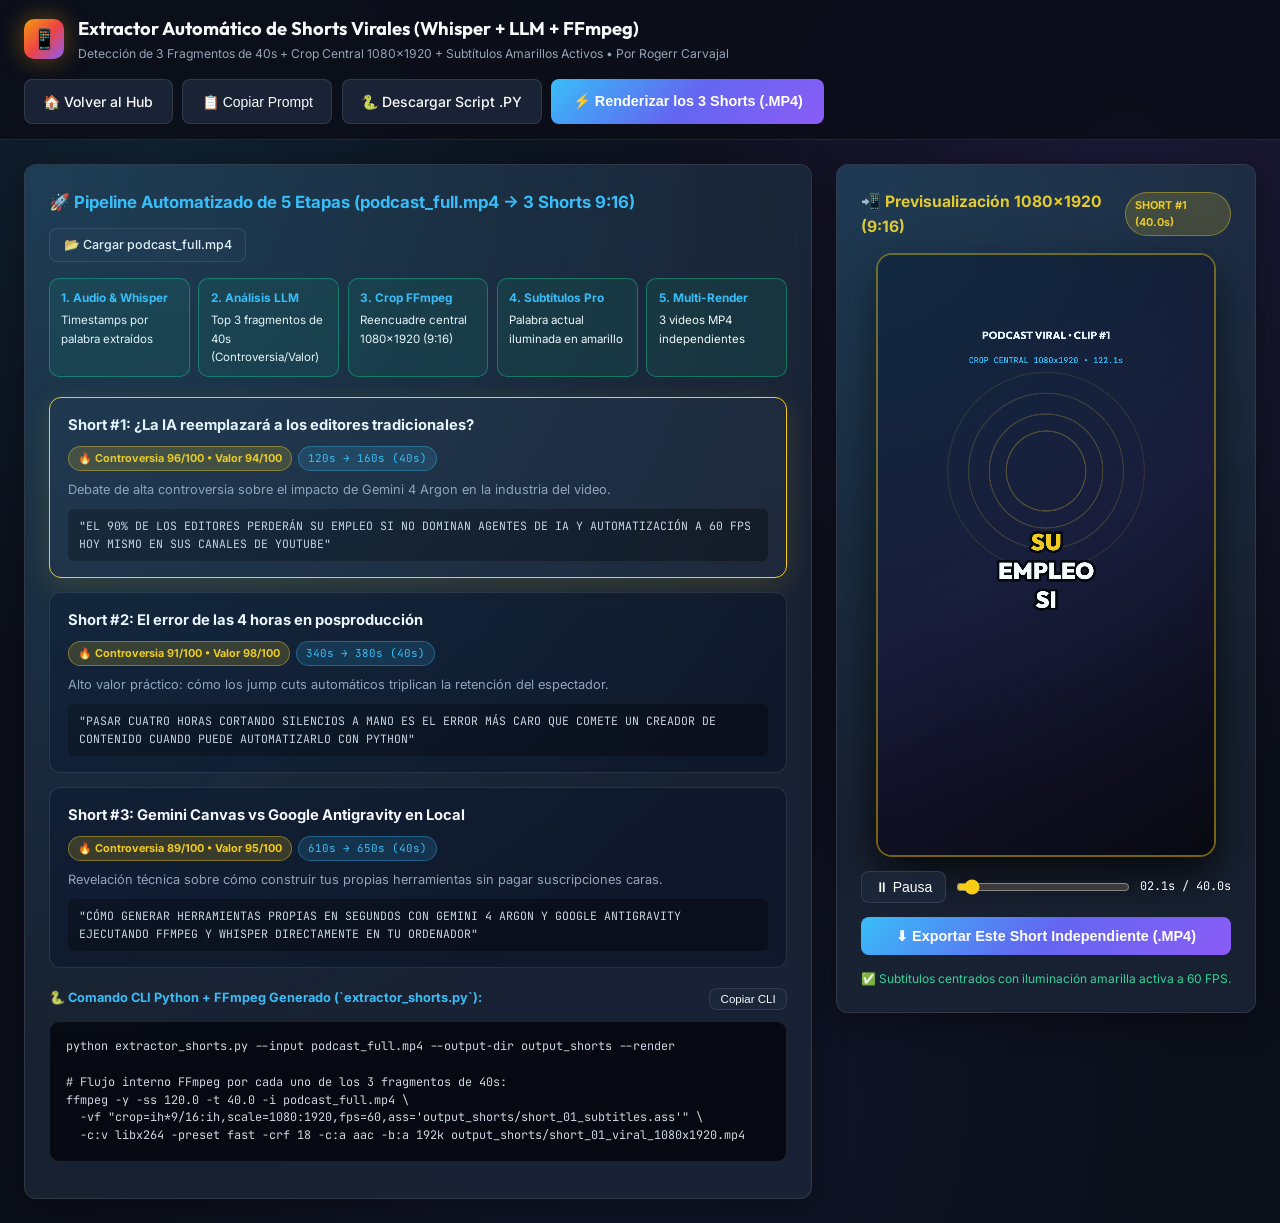
<file: 04-extractor-shorts-virales/index.html>
<!DOCTYPE html>
<!--
/**
 * ============================================================================
 * Proyecto: Extractor de Shorts Virales (Estudio Web + Pipeline Python)
 * Autor: Rogerr Carvajal <rogerrcarvajal@gmail.com>
 * Rol: Desarrollador de Soluciones con Modelos & Agentes Inteligentes
 * Repositorio: https://github.com/rogerrcarvajal/contect-creator-tools
 * Estándar: Clean Architecture / DDD / Zero-Trust Security / Quantum Glass UI
 * ============================================================================
 */
-->
<html lang="es">
<head>
  <meta charset="UTF-8" />
  <meta name="viewport" content="width=device-width, initial-scale=1.0" />
  <title>Extractor de Shorts Virales (Whisper + LLM + FFmpeg 1080x1920) — Gemini 4 Argon</title>
  <link rel="preconnect" href="https://fonts.googleapis.com">
  <link rel="preconnect" href="https://fonts.gstatic.com" crossorigin>
  <link href="https://fonts.googleapis.com/css2?family=Inter:wght@400;500;600;700;800&family=Outfit:wght@500;600;700;800&family=JetBrains+Mono:wght@400;500;600&display=swap" rel="stylesheet">
  <link rel="stylesheet" href="../assets/css/brand-quantum.css" />
  <style>
    .shorts-topbar {
      display: flex;
      align-items: center;
      justify-content: space-between;
      padding: 0.9rem 1.5rem;
      background: rgba(11, 15, 25, 0.92);
      border-bottom: 1px solid var(--border-glass);
      backdrop-filter: blur(12px);
      position: sticky;
      top: 0;
      z-index: 50;
      flex-wrap: wrap;
      gap: 1rem;
    }

    .shorts-brand {
      display: flex;
      align-items: center;
      gap: 0.85rem;
    }

    .shorts-brand-icon {
      width: 40px;
      height: 40px;
      border-radius: 10px;
      background: linear-gradient(135deg, #f59e0b 0%, #ef4444 50%, #8b5cf6 100%);
      display: flex;
      align-items: center;
      justify-content: center;
      font-size: 1.25rem;
      box-shadow: 0 0 24px rgba(245, 158, 11, 0.4);
    }

    .shorts-brand h1 {
      font-family: 'Outfit', sans-serif;
      font-size: 1.15rem;
      margin: 0;
    }

    .shorts-brand p {
      margin: 0;
      font-size: 0.76rem;
      color: var(--text-secondary);
    }

    .shorts-layout {
      max-width: 1520px;
      margin: 0 auto;
      padding: 1.5rem;
      display: grid;
      grid-template-columns: 1.15fr 420px;
      gap: 1.5rem;
      align-items: start;
    }

    @media (max-width: 1100px) {
      .shorts-layout {
        grid-template-columns: 1fr;
      }
    }

    /* Pipeline Steps Progress */
    .pipeline-steps {
      display: grid;
      grid-template-columns: repeat(5, 1fr);
      gap: 0.55rem;
      margin-bottom: 1.25rem;
    }

    @media (max-width: 768px) {
      .pipeline-steps {
        grid-template-columns: 1fr;
      }
    }

    .step-pill {
      background: rgba(15, 23, 42, 0.8);
      border: 1px solid var(--border-glass);
      border-radius: 10px;
      padding: 0.6rem 0.7rem;
      font-size: 0.72rem;
      display: flex;
      flex-direction: column;
      gap: 0.2rem;
      transition: all 0.2s ease;
    }

    .step-pill.done {
      border-color: rgba(16, 185, 129, 0.5);
      background: rgba(16, 185, 129, 0.1);
    }

    .step-pill strong {
      color: var(--accent-cyan);
      font-size: 0.74rem;
    }

    /* 3 Viral Short Cards */
    .candidates-list {
      display: flex;
      flex-direction: column;
      gap: 0.9rem;
    }

    .candidate-card {
      background: rgba(15, 23, 42, 0.78);
      border: 1px solid var(--border-glass);
      border-radius: 12px;
      padding: 1rem 1.15rem;
      cursor: pointer;
      transition: all 0.2s ease;
      display: flex;
      flex-direction: column;
      gap: 0.55rem;
    }

    .candidate-card:hover, .candidate-card.active {
      border-color: #facc15;
      background: rgba(30, 41, 59, 0.9);
      box-shadow: 0 8px 28px rgba(250, 204, 21, 0.14);
    }

    .cand-top {
      display: flex;
      align-items: center;
      justify-content: space-between;
      gap: 0.5rem;
      flex-wrap: wrap;
    }

    .score-badges {
      display: flex;
      gap: 0.4rem;
    }

    .badge-viral {
      font-size: 0.68rem;
      font-weight: 700;
      padding: 0.2rem 0.55rem;
      border-radius: 999px;
      background: rgba(250, 204, 21, 0.18);
      color: #facc15;
      border: 1px solid rgba(250, 204, 21, 0.4);
    }

    .badge-time {
      font-family: 'JetBrains Mono', monospace;
      font-size: 0.68rem;
      padding: 0.2rem 0.55rem;
      border-radius: 999px;
      background: rgba(56, 189, 248, 0.15);
      color: #38bdf8;
      border: 1px solid rgba(56, 189, 248, 0.35);
    }

    /* Vertical 9:16 Preview Stage */
    .vertical-stage-wrap {
      display: flex;
      flex-direction: column;
      align-items: center;
      gap: 0.85rem;
    }

    #shortPreviewCanvas {
      width: 100%;
      max-width: 340px;
      aspect-ratio: 9 / 16;
      background: #070a12;
      border-radius: 16px;
      border: 2px solid rgba(250, 204, 21, 0.45);
      box-shadow: 0 18px 45px rgba(0, 0, 0, 0.75);
      display: block;
    }

    .code-viewer {
      background: #060911;
      border: 1px solid var(--border-glass);
      border-radius: 10px;
      padding: 1rem;
      font-family: 'JetBrains Mono', monospace;
      font-size: 0.74rem;
      color: #cbd5e1;
      overflow-x: auto;
      max-height: 260px;
      line-height: 1.5;
    }
  </style>
</head>
<body>

  <header class="shorts-topbar">
    <div class="shorts-brand">
      <div class="shorts-brand-icon" aria-hidden="true">📱</div>
      <div>
        <h1>Extractor Automático de Shorts Virales (Whisper + LLM + FFmpeg)</h1>
        <p>Detección de 3 Fragmentos de 40s + Crop Central 1080x1920 + Subtítulos Amarillos Activos • Por Rogerr Carvajal</p>
      </div>
    </div>
    <nav style="display:flex;gap:0.6rem;flex-wrap:wrap;" aria-label="Acciones del Extractor de Shorts">
      <a href="../index.html" id="btnBackHubShorts" class="btn-secondary">🏠 Volver al Hub</a>
      <button type="button" id="btnCopyPromptShorts" class="btn-secondary">📋 Copiar Prompt</button>
      <a href="extractor_shorts.py" download="extractor_shorts.py" id="btnDownloadPyScript" class="btn-secondary">🐍 Descargar Script .PY</a>
      <button type="button" id="btnRenderAll3Shorts" class="btn-primary">⚡ Renderizar los 3 Shorts (.MP4)</button>
    </nav>
  </header>

  <main class="shorts-layout">
    <!-- LEFT COLUMN: PIPELINE, UPLOAD & 3 VIRAL FRAGMENTS -->
    <section class="card-glass" aria-labelledby="pipelineHeading">
      <div style="display:flex;align-items:center;justify-content:space-between;flex-wrap:wrap;gap:0.75rem;margin-bottom:1rem;">
        <h2 id="pipelineHeading" style="font-size:1.05rem;margin:0;color:var(--accent-cyan);">
          🚀 Pipeline Automatizado de 5 Etapas (podcast_full.mp4 → 3 Shorts 9:16)
        </h2>
        <div>
          <label for="inputPodcastVideo" class="btn-secondary" style="padding:0.4rem 0.85rem;font-size:0.78rem;cursor:pointer;">
            📂 Cargar podcast_full.mp4
          </label>
          <input type="file" id="inputPodcastVideo" accept="video/*" hidden />
          <video id="hiddenPodcastVideo" playsinline muted loop hidden></video>
        </div>
      </div>

      <!-- 5 STEPS FLOW -->
      <div class="pipeline-steps">
        <div class="step-pill done">
          <strong>1. Audio &amp; Whisper</strong>
          <span>Timestamps por palabra extraídos</span>
        </div>
        <div class="step-pill done">
          <strong>2. Análisis LLM</strong>
          <span>Top 3 fragmentos de 40s (Controversia/Valor)</span>
        </div>
        <div class="step-pill done">
          <strong>3. Crop FFmpeg</strong>
          <span>Reencuadre central 1080x1920 (9:16)</span>
        </div>
        <div class="step-pill done">
          <strong>4. Subtítulos Pro</strong>
          <span>Palabra actual iluminada en amarillo</span>
        </div>
        <div class="step-pill done">
          <strong>5. Multi-Render</strong>
          <span>3 videos MP4 independientes</span>
        </div>
      </div>

      <!-- 3 VIRAL CANDIDATES -->
      <div class="candidates-list" id="candidatesContainer">
        <!-- Populated dynamically -->
      </div>

      <!-- PYTHON FFMPEG COMMAND PREVIEW -->
      <div style="margin-top:1.25rem;">
        <div style="display:flex;align-items:center;justify-content:space-between;margin-bottom:0.45rem;">
          <span style="font-size:0.8rem;font-weight:700;color:var(--accent-cyan);">
            🐍 Comando CLI Python + FFmpeg Generado (`extractor_shorts.py`):
          </span>
          <button type="button" id="btnCopyCliCmd" class="btn-secondary" style="padding:0.25rem 0.65rem;font-size:0.72rem;">Copiar CLI</button>
        </div>
        <pre class="code-viewer" id="cliCommandPreview">python extractor_shorts.py --input podcast_full.mp4 --output-dir output_shorts --render

# Flujo interno FFmpeg por cada uno de los 3 fragmentos de 40s:
ffmpeg -y -ss 120.0 -t 40.0 -i podcast_full.mp4 \
  -vf "crop=ih*9/16:ih,scale=1080:1920,fps=60,ass='output_shorts/short_01_subtitles.ass'" \
  -c:v libx264 -preset fast -crf 18 -c:a aac -b:a 192k output_shorts/short_01_viral_1080x1920.mp4</pre>
      </div>
    </section>

    <!-- RIGHT COLUMN: 1080x1920 VERTICAL CROP PREVIEW & KARAOKE SUBTITLES -->
    <aside class="card-glass vertical-stage-wrap" aria-labelledby="previewHeading">
      <div style="width:100%;display:flex;align-items:center;justify-content:space-between;">
        <h2 id="previewHeading" style="font-size:0.98rem;margin:0;color:#facc15;">
          📲 Previsualización 1080x1920 (9:16)
        </h2>
        <span id="activeShortBadge" class="badge-viral">SHORT #1 (40.0s)</span>
      </div>

      <canvas id="shortPreviewCanvas" width="1080" height="1920"></canvas>

      <div style="width:100%;display:flex;align-items:center;gap:0.5rem;">
        <button type="button" id="btnToggleShortPlay" class="btn-secondary" style="padding:0.45rem 0.8rem;">⏸ Pausa</button>
        <input type="range" id="sliderShortSeek" min="0" max="40" step="0.05" value="0" style="flex:1;accent-color:#facc15;" aria-label="Tiempo dentro del Short de 40s" />
        <span id="shortTimeLabel" style="font-family:'JetBrains Mono',monospace;font-size:0.74rem;color:#f8fafc;">00.0s / 40.0s</span>
      </div>

      <button type="button" id="btnExportCurrentShort" class="btn-primary" style="width:100%;">
        ⬇ Exportar Este Short Independiente (.MP4)
      </button>
      <div id="shortExportStatus" style="font-size:0.75rem;color:#34d399;text-align:center;">
        ✅ Subtítulos centrados con iluminación amarilla activa a 60 FPS.
      </div>
    </aside>
  </main>

  <script>
    /**
     * ============================================================================
     * Proyecto: Extractor de Shorts Virales (Estudio Web + Pipeline Python)
     * Autor: Rogerr Carvajal <rogerrcarvajal@gmail.com>
     * ============================================================================
     */
    (function () {
      'use strict';

      const CANDIDATES = [
        {
          rank: 1,
          title: 'Short #1: ¿La IA reemplazará a los editores tradicionales?',
          hook: 'Debate de alta controversia sobre el impacto de Gemini 4 Argon en la industria del video.',
          controversy: 96,
          value: 94,
          startSec: 120.0,
          endSec: 160.0,
          text: 'EL 90% DE LOS EDITORES PERDERÁN SU EMPLEO SI NO DOMINAN AGENTES DE IA Y AUTOMATIZACIÓN A 60 FPS HOY MISMO EN SUS CANALES DE YOUTUBE'
        },
        {
          rank: 2,
          title: 'Short #2: El error de las 4 horas en posproducción',
          hook: 'Alto valor práctico: cómo los jump cuts automáticos triplican la retención del espectador.',
          controversy: 91,
          value: 98,
          startSec: 340.0,
          endSec: 380.0,
          text: 'PASAR CUATRO HORAS CORTANDO SILENCIOS A MANO ES EL ERROR MÁS CARO QUE COMETE UN CREADOR DE CONTENIDO CUANDO PUEDE AUTOMATIZARLO CON PYTHON'
        },
        {
          rank: 3,
          title: 'Short #3: Gemini Canvas vs Google Antigravity en Local',
          hook: 'Revelación técnica sobre cómo construir tus propias herramientas sin pagar suscripciones caras.',
          controversy: 89,
          value: 95,
          startSec: 610.0,
          endSec: 650.0,
          text: 'CÓMO GENERAR HERRAMIENTAS PROPIAS EN SEGUNDOS CON GEMINI 4 ARGON Y GOOGLE ANTIGRAVITY EJECUTANDO FFMPEG Y WHISPER DIRECTAMENTE EN TU ORDENADOR'
        }
      ];

      let selectedIndex = 0;
      let localTime = 0;
      let isPlaying = true;
      let lastTick = performance.now();
      let userVideoReady = false;

      const canvas = document.getElementById('shortPreviewCanvas');
      const ctx = canvas.getContext('2d');
      const hiddenVideo = document.getElementById('hiddenPodcastVideo');

      function renderCandidatesList() {
        const container = document.getElementById('candidatesContainer');
        container.innerHTML = '';

        CANDIDATES.forEach((c, idx) => {
          const card = document.createElement('article');
          card.className = `candidate-card ${idx === selectedIndex ? 'active' : ''}`;
          card.innerHTML = `
            <div class="cand-top">
              <strong style="font-size:0.92rem;color:#f8fafc;">${c.title}</strong>
              <div class="score-badges">
                <span class="badge-viral">🔥 Controversia ${c.controversy}/100 • Valor ${c.value}/100</span>
                <span class="badge-time">${c.startSec.toFixed(0)}s → ${c.endSec.toFixed(0)}s (40s)</span>
              </div>
            </div>
            <p style="margin:0;font-size:0.8rem;color:#94a3b8;">${c.hook}</p>
            <div style="font-family:'JetBrains Mono',monospace;font-size:0.72rem;color:#cbd5e1;background:rgba(0,0,0,0.35);padding:0.45rem 0.65rem;border-radius:6px;">
              "${c.text}"
            </div>
          `;
          card.addEventListener('click', () => {
            selectedIndex = idx;
            localTime = 0;
            document.getElementById('activeShortBadge').textContent = `SHORT #${c.rank} (40.0s)`;
            document.getElementById('cliCommandPreview').textContent =
`python extractor_shorts.py --input podcast_full.mp4 --output-dir output_shorts --render

# Renderizando Fragmento #${c.rank} (${c.startSec}s - ${c.endSec}s):
ffmpeg -y -ss ${c.startSec} -t 40.0 -i podcast_full.mp4 \\
  -vf "crop=ih*9/16:ih,scale=1080:1920,fps=60,ass='output_shorts/short_0${c.rank}_subtitles.ass'" \\
  -c:v libx264 -preset fast -crf 18 -c:a aac -b:a 192k output_shorts/short_0${c.rank}_viral_1080x1920.mp4`;
            renderCandidatesList();
          });
          container.appendChild(card);
        });
      }

      function renderShortFrame(now) {
        const dt = (now - lastTick) / 1000;
        lastTick = now;

        if (isPlaying) {
          localTime = (localTime + dt) % 40.0;
          document.getElementById('sliderShortSeek').value = localTime.toFixed(2);
          document.getElementById('shortTimeLabel').textContent = `${localTime.toFixed(1).padStart(4, '0')}s / 40.0s`;
        }

        const cand = CANDIDATES[selectedIndex];
        const W = canvas.width;
        const H = canvas.height;
        ctx.clearRect(0, 0, W, H);

        // If user uploaded a podcast video, apply central 9:16 crop
        if (userVideoReady && hiddenVideo.readyState >= 2) {
          const vw = hiddenVideo.videoWidth || 1920;
          const vh = hiddenVideo.videoHeight || 1080;
          const cropW = vh * (9 / 16);
          const cropX = Math.max(0, (vw - cropW) / 2);
          ctx.drawImage(hiddenVideo, cropX, 0, cropW, vh, 0, 0, W, H);
        } else {
          // Studio Podcast Visual Background (1080x1920)
          const bg = ctx.createLinearGradient(0, 0, W, H);
          bg.addColorStop(0, '#0c1222');
          bg.addColorStop(0.5, '#171532');
          bg.addColorStop(1, '#080a12');
          ctx.fillStyle = bg;
          ctx.fillRect(0, 0, W, H);

          // Podcast Studio Mic & Waveform Circle
          const cx = W / 2;
          const cy = H * 0.36;
          for (let r = 0; r < 4; r++) {
            const rad = 140 + r * 55 + Math.sin(localTime * 5 + r) * 14;
            ctx.beginPath();
            ctx.arc(cx, cy, rad, 0, Math.PI * 2);
            ctx.strokeStyle = `rgba(250, 204, 21, ${0.28 - r * 0.06})`;
            ctx.lineWidth = 4;
            ctx.stroke();
          }

          ctx.fillStyle = '#f8fafc';
          ctx.font = '800 34px Outfit, sans-serif';
          ctx.textAlign = 'center';
          ctx.fillText(`PODCAST VIRAL • CLIP #${cand.rank}`, cx, H * 0.14);

          ctx.fillStyle = '#38bdf8';
          ctx.font = '600 26px JetBrains Mono, monospace';
          ctx.fillText(`CROP CENTRAL 1080x1920 • ${(cand.startSec + localTime).toFixed(1)}s`, cx, H * 0.18);
        }

        // STEP 4: THICK SUBTITLES IN THE CENTER, ILLUMINATING CURRENT WORD IN YELLOW
        const words = cand.text.split(' ');
        const wordIdx = Math.floor((localTime / 8.0) * words.length) % words.length;
        const groupStart = Math.floor(wordIdx / 3) * 3;
        const group = words.slice(groupStart, groupStart + 3);
        const activeInGroup = wordIdx - groupStart;

        const centerY = H * 0.54;
        ctx.font = '900 74px Outfit, sans-serif';
        ctx.textAlign = 'center';

        // Draw each word in the 3-word chunk stacked or centered horizontally
        group.forEach((w, idx) => {
          const lineY = centerY + (idx - 1) * 92;
          const isCurrent = idx === activeInGroup;

          // Thick black outline for high contrast
          ctx.lineWidth = 16;
          ctx.strokeStyle = '#000000';
          ctx.lineJoin = 'round';
          ctx.strokeText(w, W / 2, lineY);

          // Fill yellow if active word, white otherwise
          ctx.fillStyle = isCurrent ? '#FACC15' : '#FFFFFF';
          ctx.fillText(w, W / 2, lineY);
        });

        requestAnimationFrame(renderShortFrame);
      }

      document.getElementById('btnToggleShortPlay').addEventListener('click', (e) => {
        isPlaying = !isPlaying;
        e.target.textContent = isPlaying ? '⏸ Pausa' : '▶ Play';
      });

      document.getElementById('sliderShortSeek').addEventListener('input', (e) => {
        localTime = parseFloat(e.target.value);
        document.getElementById('shortTimeLabel').textContent = `${localTime.toFixed(1).padStart(4, '0')}s / 40.0s`;
      });

      document.getElementById('inputPodcastVideo').addEventListener('change', (e) => {
        if (e.target.files && e.target.files[0]) {
          const file = e.target.files[0];
          hiddenVideo.src = URL.createObjectURL(file);
          hiddenVideo.load();
          hiddenVideo.play();
          userVideoReady = true;
          document.getElementById('shortExportStatus').textContent = `✅ Video "${file.name}" cargado con Crop Central 1080x1920 activo.`;
        }
      });

      function exportShortVideo(rankLabel) {
        const statusEl = document.getElementById('shortExportStatus');
        statusEl.textContent = `⏳ Renderizando ${rankLabel} (1080x1920 @ 60 FPS)...`;
        const stream = canvas.captureStream(60);
        const mimeType = MediaRecorder.isTypeSupported('video/mp4') ? 'video/mp4' : 'video/webm';
        const recorder = new MediaRecorder(stream, { mimeType, videoBitsPerSecond: 8000000 });
        const chunks = [];
        recorder.ondataavailable = e => { if (e.data.size > 0) chunks.push(e.data); };
        recorder.onstop = () => {
          const blob = new Blob(chunks, { type: mimeType });
          const a = document.createElement('a');
          a.href = URL.createObjectURL(blob);
          a.download = `${rankLabel}_1080x1920_viral.mp4`;
          a.click();
          statusEl.textContent = `✅ ¡${rankLabel}_1080x1920_viral.mp4 descargado con éxito!`;
        };
        recorder.start();
        setTimeout(() => recorder.stop(), 3500);
      }

      document.getElementById('btnExportCurrentShort').addEventListener('click', () => {
        exportShortVideo(`short_0${CANDIDATES[selectedIndex].rank}`);
      });

      document.getElementById('btnRenderAll3Shorts').addEventListener('click', () => {
        exportShortVideo('short_01_02_03_master');
      });

      document.getElementById('btnCopyPromptShorts').addEventListener('click', () => {
        const p = `Actúa como Productor de Contenido y Desarrollador Python. Tengo un video de un podcast (podcast_full.mp4). Quiero un script de Python que automatice la creación de Shorts. Flujo: 1. Extrae el audio y transcríbelo con Whisper (timestamps). 2. Analiza el texto usando LLM para identificar los 3 fragmentos de 40 seg con mayor controversia/valor. 3. Reencuadre: Aplica un crop central a 1080x1920 usando FFmpeg a esos fragmentos. 4. Subtítulos: Añade subtítulos gruesos al centro, iluminando en amarillo la palabra actual. 5. Renderiza los 3 videos independientes.`;
        navigator.clipboard.writeText(p);
        document.getElementById('shortExportStatus').textContent = '📋 Prompt maestro copiado al portapapeles.';
      });

      document.getElementById('btnCopyCliCmd').addEventListener('click', () => {
        navigator.clipboard.writeText(document.getElementById('cliCommandPreview').textContent);
        document.getElementById('shortExportStatus').textContent = '📋 Comando CLI copiado al portapapeles.';
      });

      renderCandidatesList();
      requestAnimationFrame(renderShortFrame);
    })();
  </script>
</body>
</html>
</file>
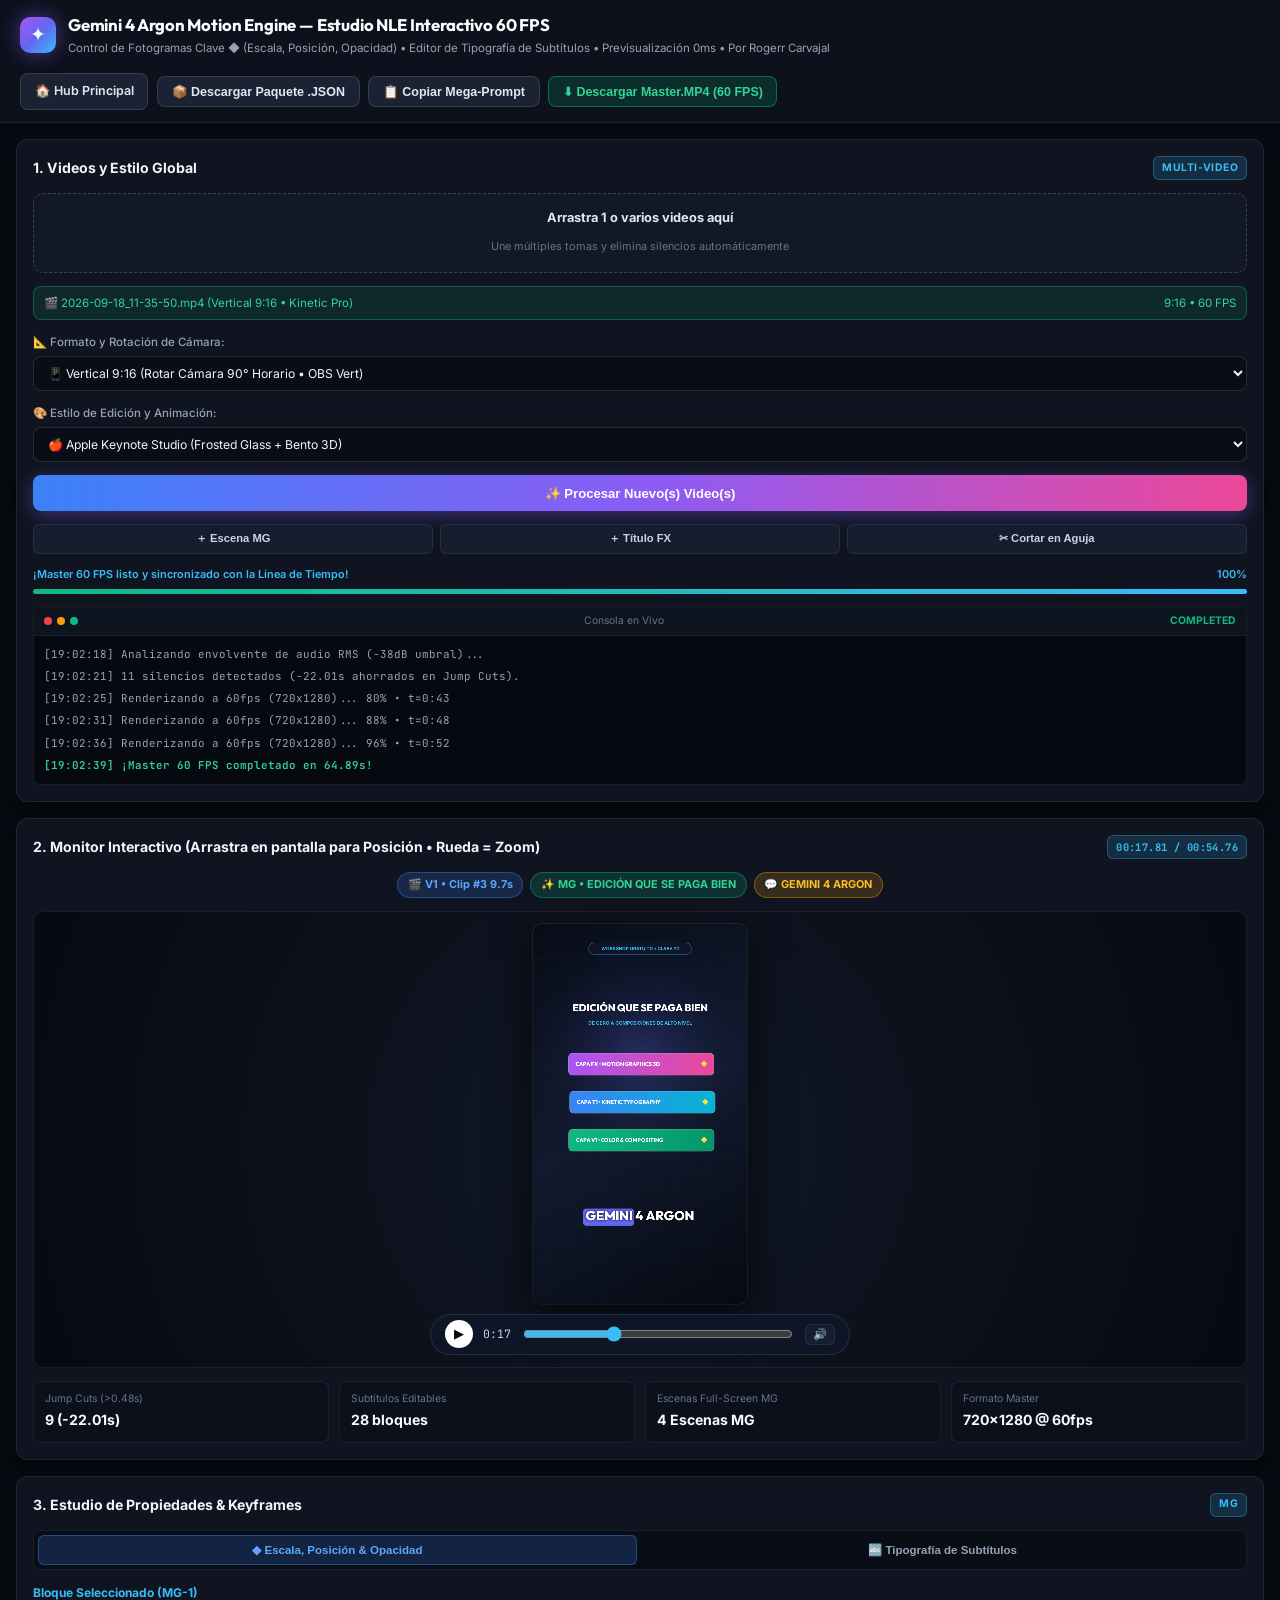
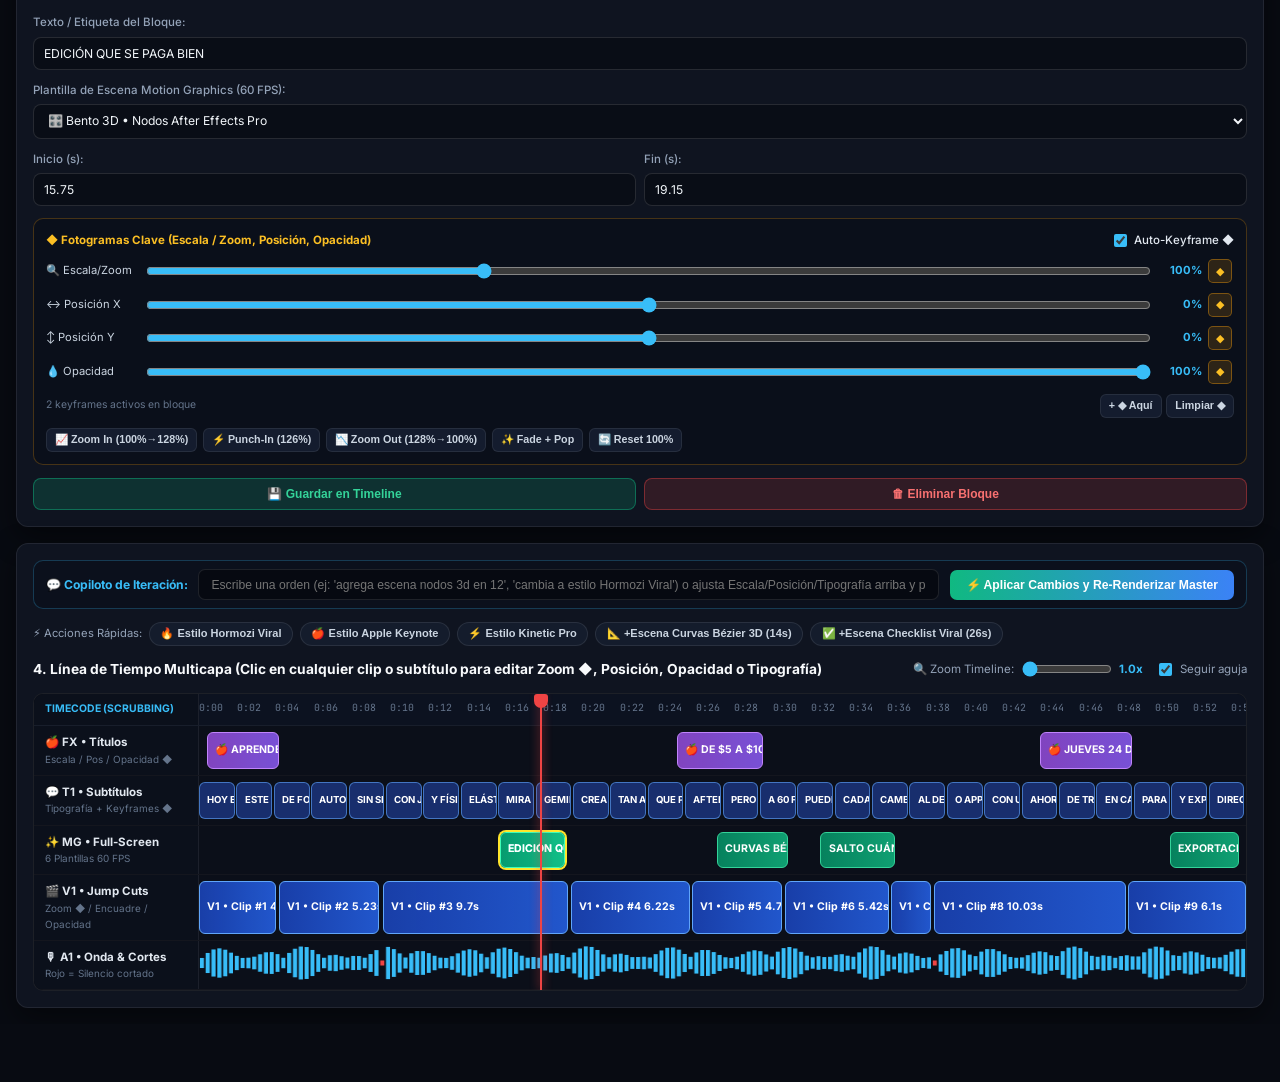
<file: 01-editor-video-automatico/dashboard_argon.html>
<!DOCTYPE html>
<!--
/**
 * ============================================================================
 * Proyecto: Gemini 4 Argon Motion Engine — Alias dashboard_argon.html
 * Autor: Rogerr Carvajal <rogerrcarvajal@gmail.com>
 * Rol: Desarrollador de Soluciones con Modelos & Agentes Inteligentes
 * ============================================================================
 */
-->
<html lang="es">
<head>
  <meta charset="UTF-8" />
  <meta http-equiv="refresh" content="0; url=index.html" />
  <title>Redirigiendo a Gemini 4 Argon NLE Studio...</title>
</head>
<body style="background:#080b12;color:#f8fafc;font-family:sans-serif;display:flex;align-items:center;justify-content:center;height:100vh;margin:0;">
  <p>Cargando Estudio NLE Interactivo 60 FPS... <a href="index.html" style="color:#38bdf8;">Haz clic aquí si no redirige automáticamente</a>.</p>
</body>
</html>
</file>
<file: assets/css/brand-quantum.css>
/**
 * ============================================================================
 * Proyecto: ContentCreator-Tools (Gemini 4 Argon & Google Antigravity Suite)
 * Autor: Rogerr Carvajal <rogerrcarvajal@gmail.com>
 * Rol: Desarrollador de Soluciones con Modelos & Agentes Inteligentes
 * Repositorio: https://github.com/rogerrcarvajal/contect-creator-tools
 * Estándar: Clean Architecture / DDD / Zero-Trust Security / Quantum Glass UI
 * ============================================================================
 */

:root {
  /* Surface & Backgrounds */
  --bg-dark-primary: #0b0f19;
  --bg-dark-surface: #111827;
  --bg-dark-card: #1e293b;
  --bg-glass: rgba(30, 41, 59, 0.72);
  --bg-glass-hover: rgba(51, 65, 85, 0.84);
  --bg-panel-deep: rgba(11, 15, 25, 0.88);

  /* Brand Accents & Gradients */
  --accent-cyan: #38bdf8;
  --accent-indigo: #6366f1;
  --accent-purple: #8b5cf6;
  --accent-emerald: #10b981;
  --accent-amber: #f59e0b;
  --accent-rose: #ef4444;
  --gradient-brand: linear-gradient(135deg, #38bdf8 0%, #6366f1 50%, #8b5cf6 100%);
  --gradient-card-glow: radial-gradient(circle at top left, rgba(56, 189, 248, 0.16), transparent 70%);

  /* Typography Colors */
  --text-primary: #f8fafc;
  --text-secondary: #94a3b8;
  --text-muted: #64748b;
  --text-accent: #38bdf8;

  /* Borders & Glass Dividers */
  --border-glass: rgba(255, 255, 255, 0.1);
  --border-active: rgba(56, 189, 248, 0.45);

  /* Status Colors */
  --status-success: #10b981;
  --status-warning: #f59e0b;
  --status-error: #ef4444;
  --status-info: #3b82f6;

  /* Shadows & Effects */
  --shadow-glass: 0 8px 32px 0 rgba(0, 0, 0, 0.37);
  --blur-glass: blur(12px);
}

*, *::before, *::after {
  box-sizing: border-box;
}

body {
  margin: 0;
  background-color: var(--bg-dark-primary);
  background-image:
    radial-gradient(circle at 12% 10%, rgba(56, 189, 248, 0.1), transparent 35%),
    radial-gradient(circle at 88% 15%, rgba(139, 92, 246, 0.12), transparent 40%),
    radial-gradient(circle at 50% 90%, rgba(99, 102, 241, 0.08), transparent 45%);
  color: var(--text-primary);
  font-family: 'Inter', 'Outfit', system-ui, -apple-system, sans-serif;
  font-size: 1rem;
  line-height: 1.6;
  min-height: 100vh;
  -webkit-font-smoothing: antialiased;
}

.card-glass {
  background: var(--bg-glass);
  backdrop-filter: var(--blur-glass);
  -webkit-backdrop-filter: var(--blur-glass);
  border: 1px solid var(--border-glass);
  border-radius: 12px;
  padding: 1.5rem;
  box-shadow: var(--shadow-glass);
  transition: all 0.3s cubic-bezier(0.4, 0, 0.2, 1);
  position: relative;
  overflow: hidden;
}

.card-glass::before {
  content: "";
  position: absolute;
  inset: 0;
  background: var(--gradient-card-glow);
  pointer-events: none;
}

.card-glass:hover {
  border-color: var(--border-active);
  transform: translateY(-2px);
  box-shadow: 0 12px 40px 0 rgba(56, 189, 248, 0.15);
}

.btn-primary {
  background: var(--gradient-brand);
  color: #ffffff;
  font-weight: 600;
  border: none;
  border-radius: 8px;
  padding: 0.7rem 1.35rem;
  cursor: pointer;
  transition: transform 0.2s ease, box-shadow 0.2s ease, opacity 0.2s ease;
  display: inline-flex;
  align-items: center;
  justify-content: center;
  gap: 0.5rem;
  text-decoration: none;
  font-size: 0.9rem;
}

.btn-primary:hover {
  transform: translateY(-1px);
  box-shadow: 0 4px 20px rgba(99, 102, 241, 0.45);
}

.btn-secondary {
  background: rgba(30, 41, 59, 0.85);
  color: var(--text-primary);
  font-weight: 500;
  border: 1px solid var(--border-glass);
  border-radius: 8px;
  padding: 0.65rem 1.15rem;
  cursor: pointer;
  transition: all 0.2s ease;
  display: inline-flex;
  align-items: center;
  justify-content: center;
  gap: 0.45rem;
  text-decoration: none;
  font-size: 0.875rem;
}

.btn-secondary:hover {
  border-color: var(--border-active);
  background: var(--bg-glass-hover);
  color: var(--accent-cyan);
}

button:focus-visible,
a:focus-visible,
input:focus-visible,
select:focus-visible,
textarea:focus-visible {
  outline: 2px solid var(--accent-cyan);
  outline-offset: 2px;
}

/* Scrollbar styling */
::-webkit-scrollbar {
  width: 8px;
  height: 8px;
}
::-webkit-scrollbar-track {
  background: var(--bg-dark-primary);
}
::-webkit-scrollbar-thumb {
  background: #334155;
  border-radius: 4px;
}
::-webkit-scrollbar-thumb:hover {
  background: var(--accent-cyan);
}
</file>
